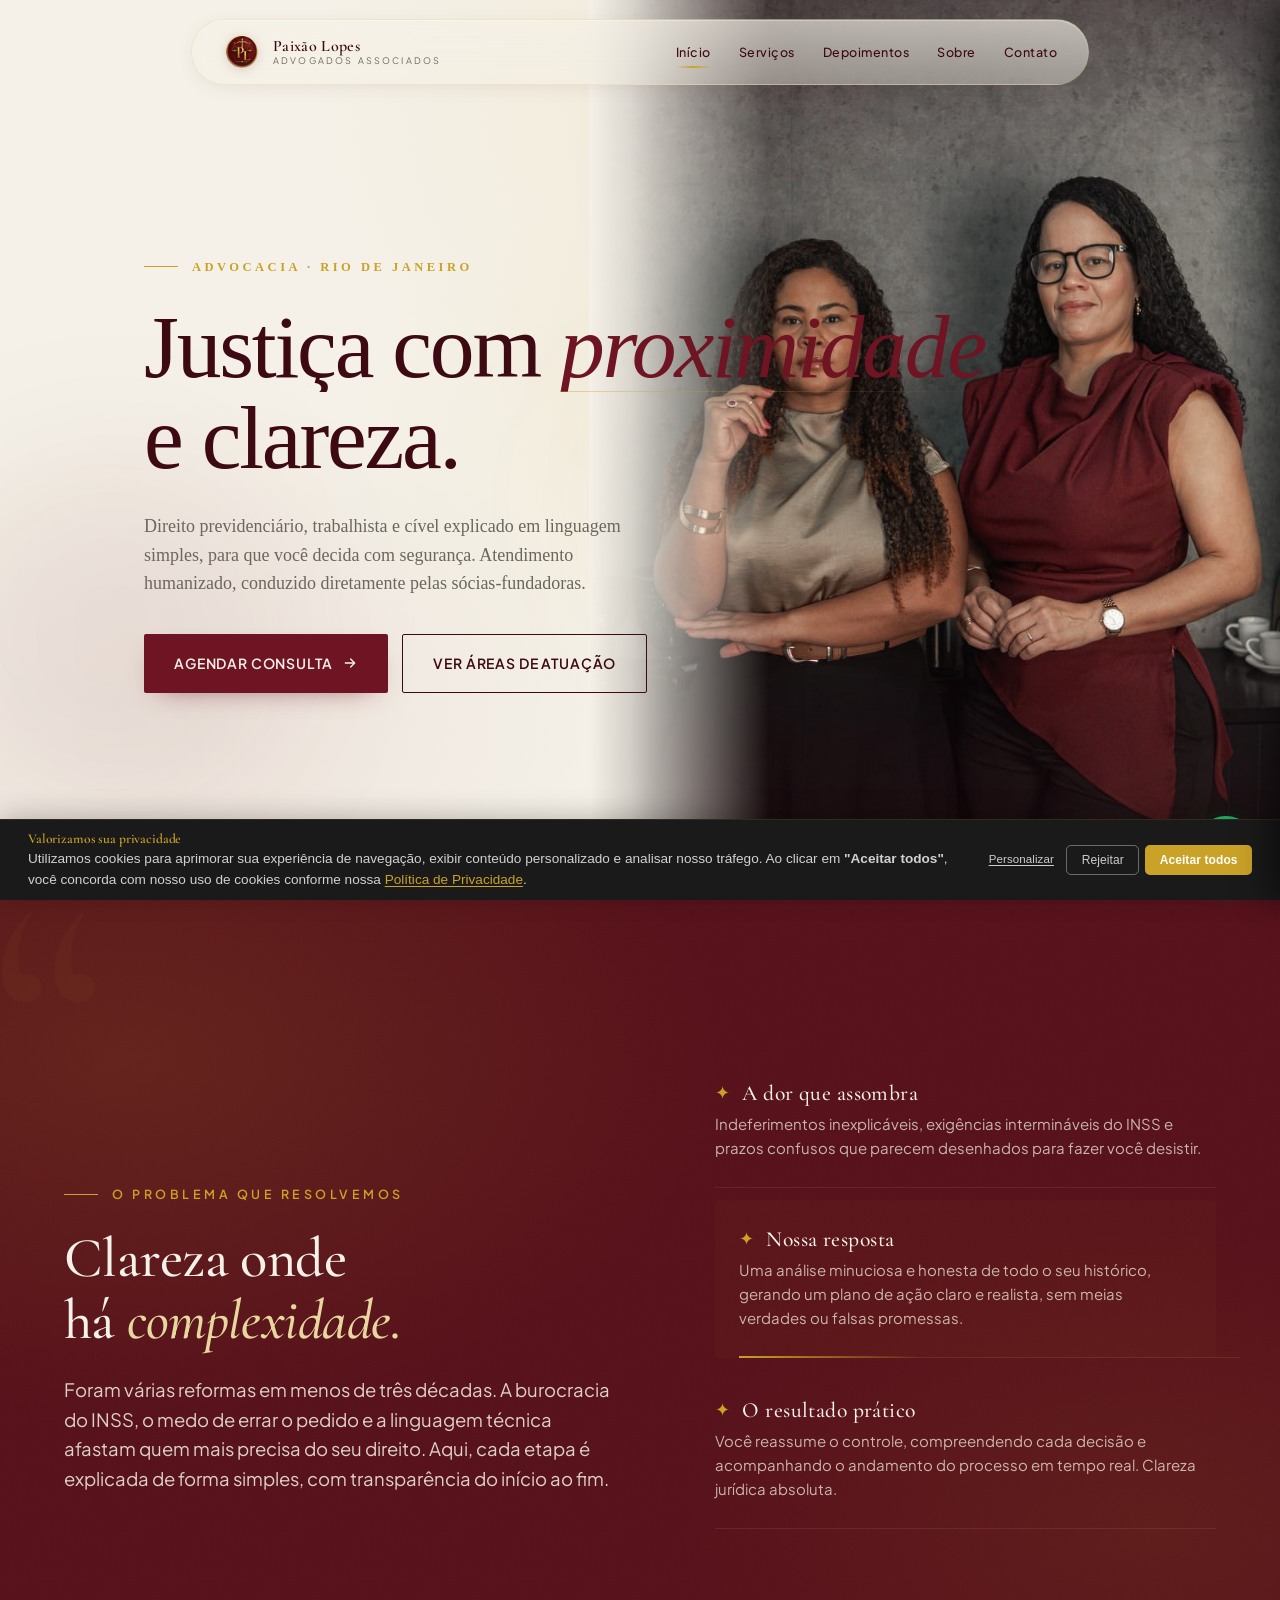
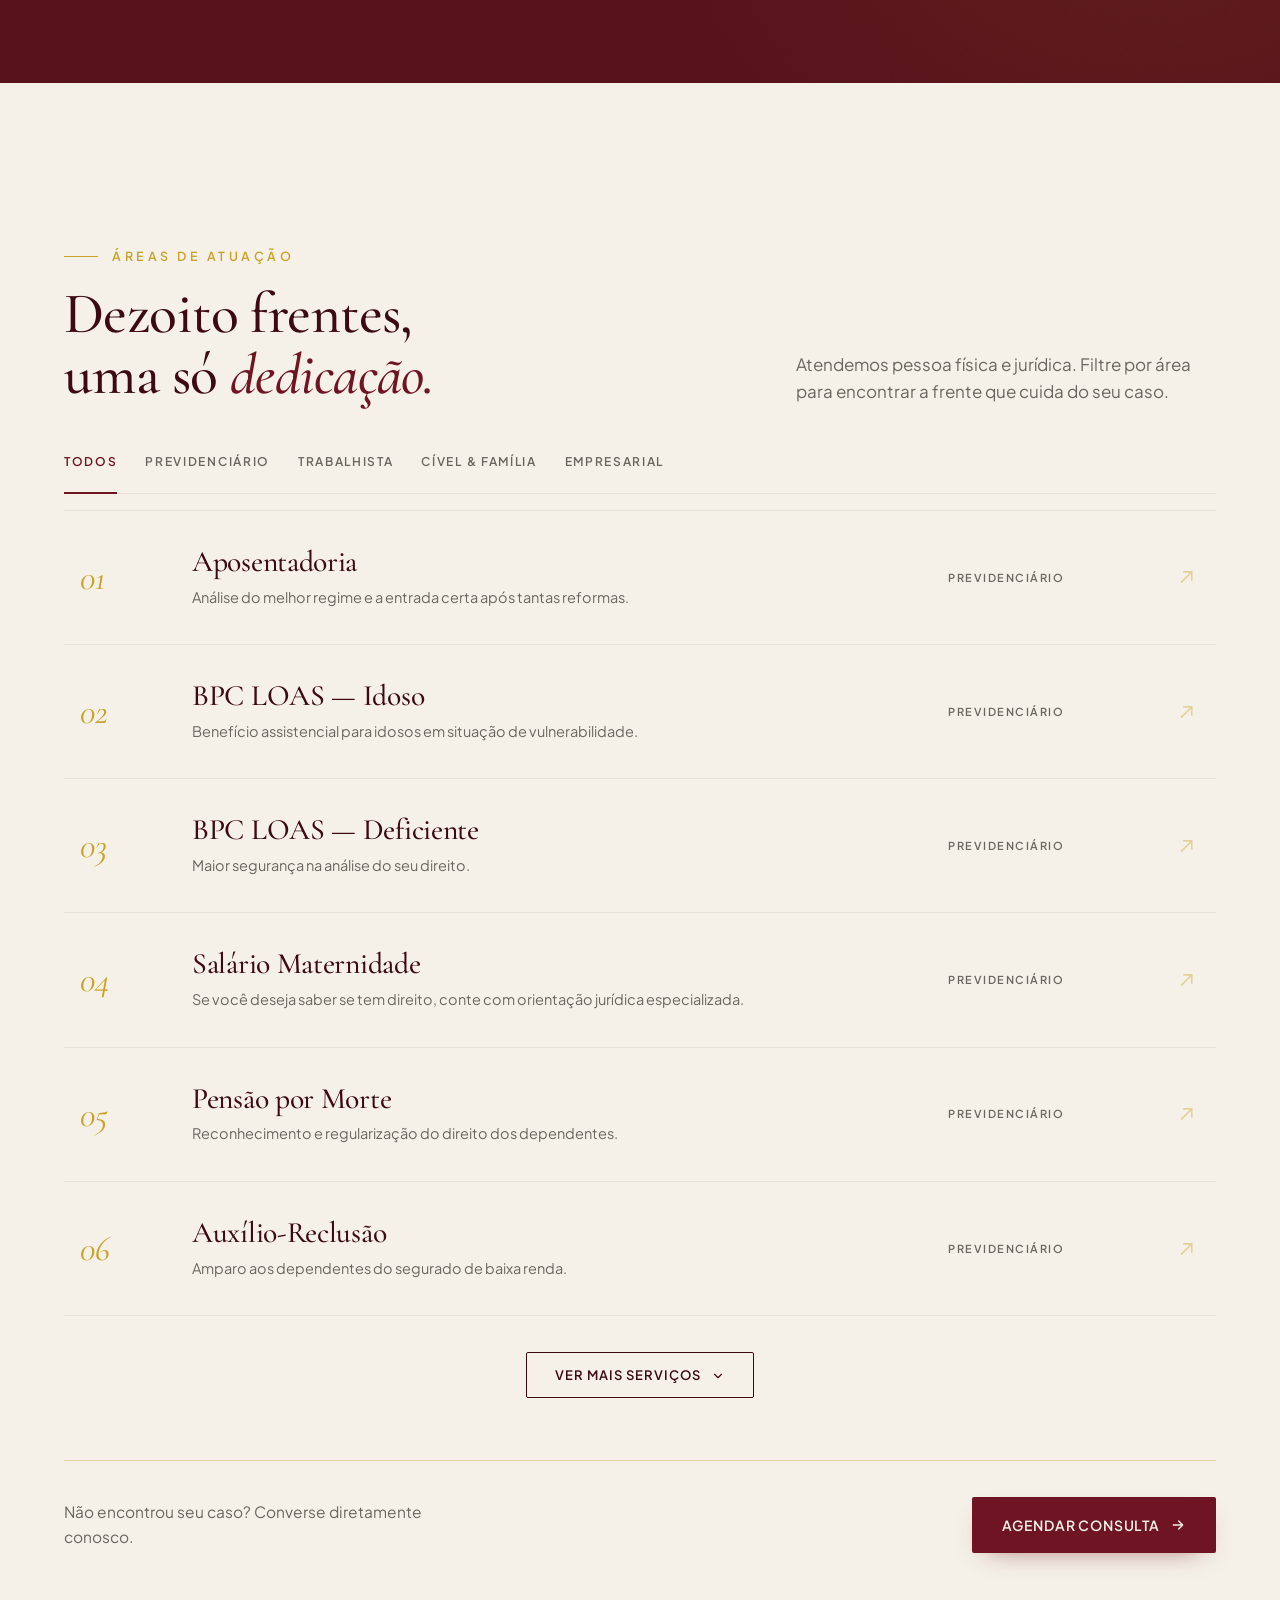
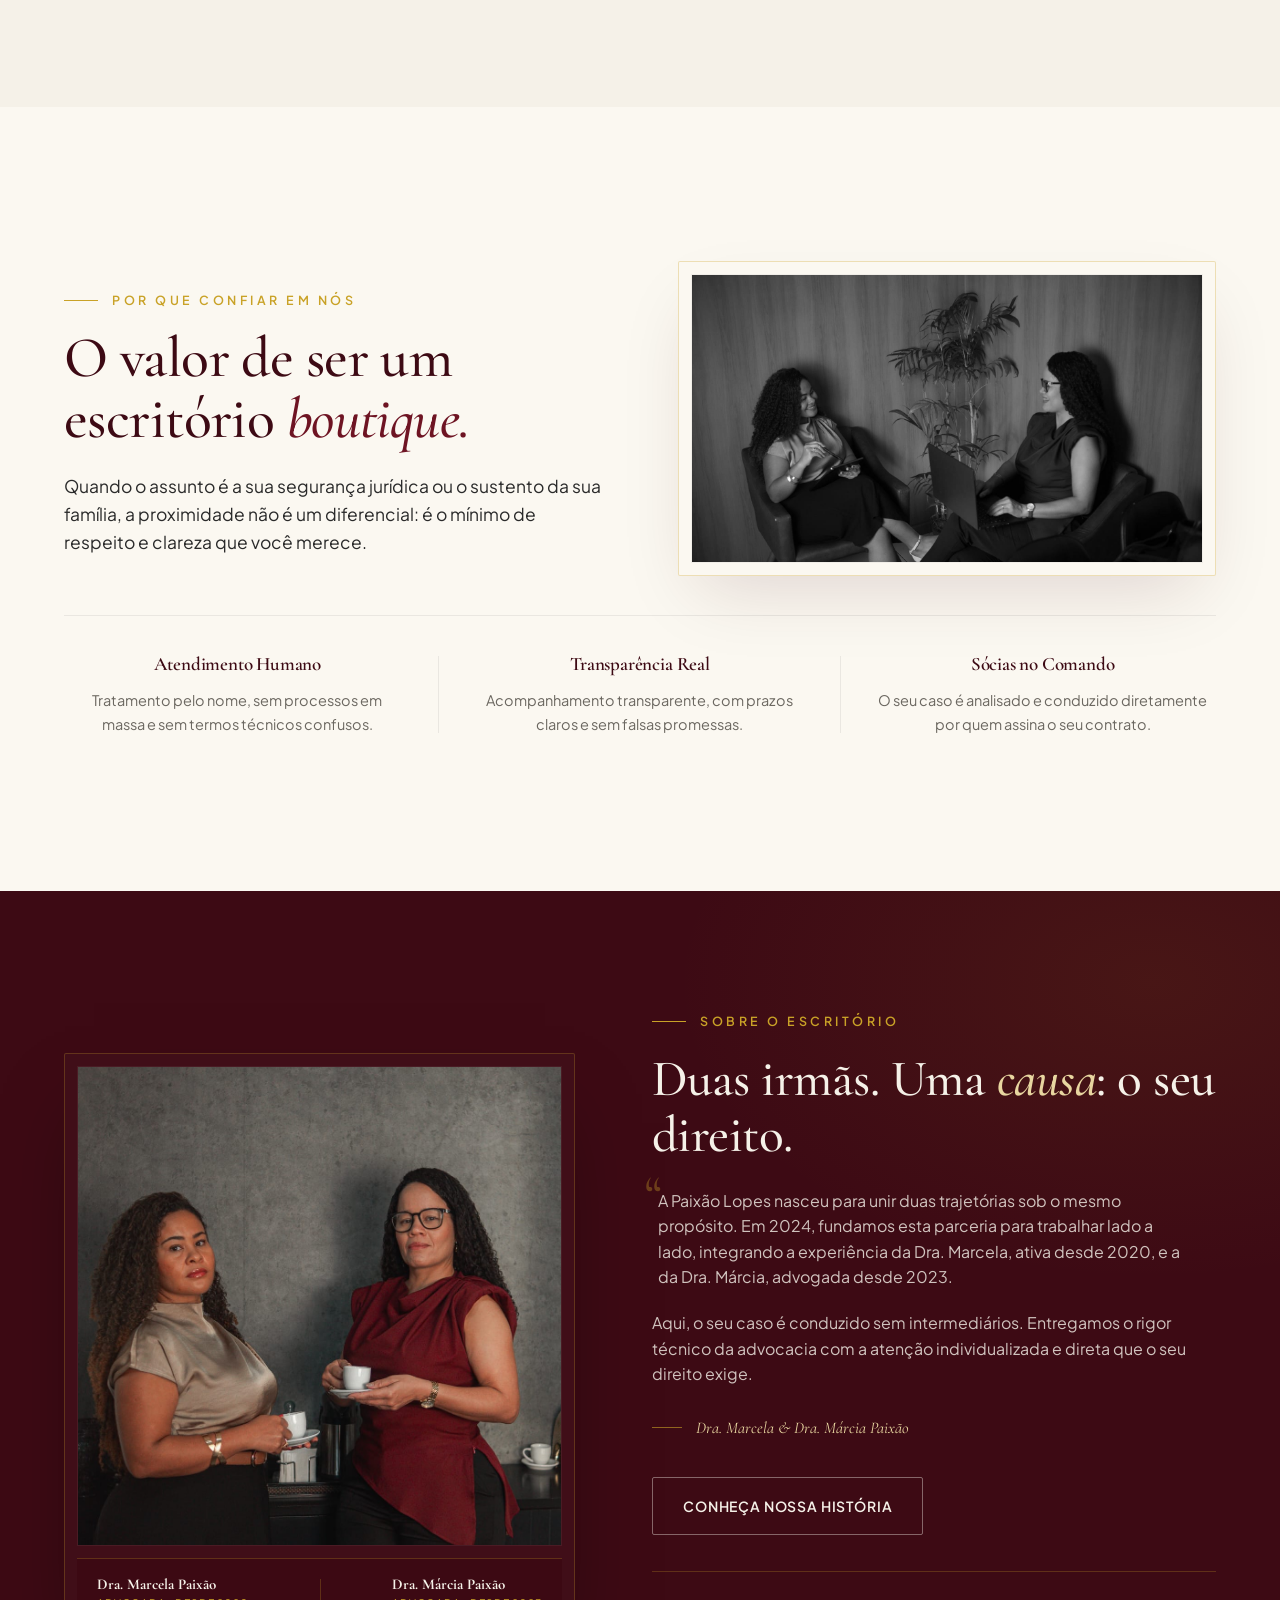
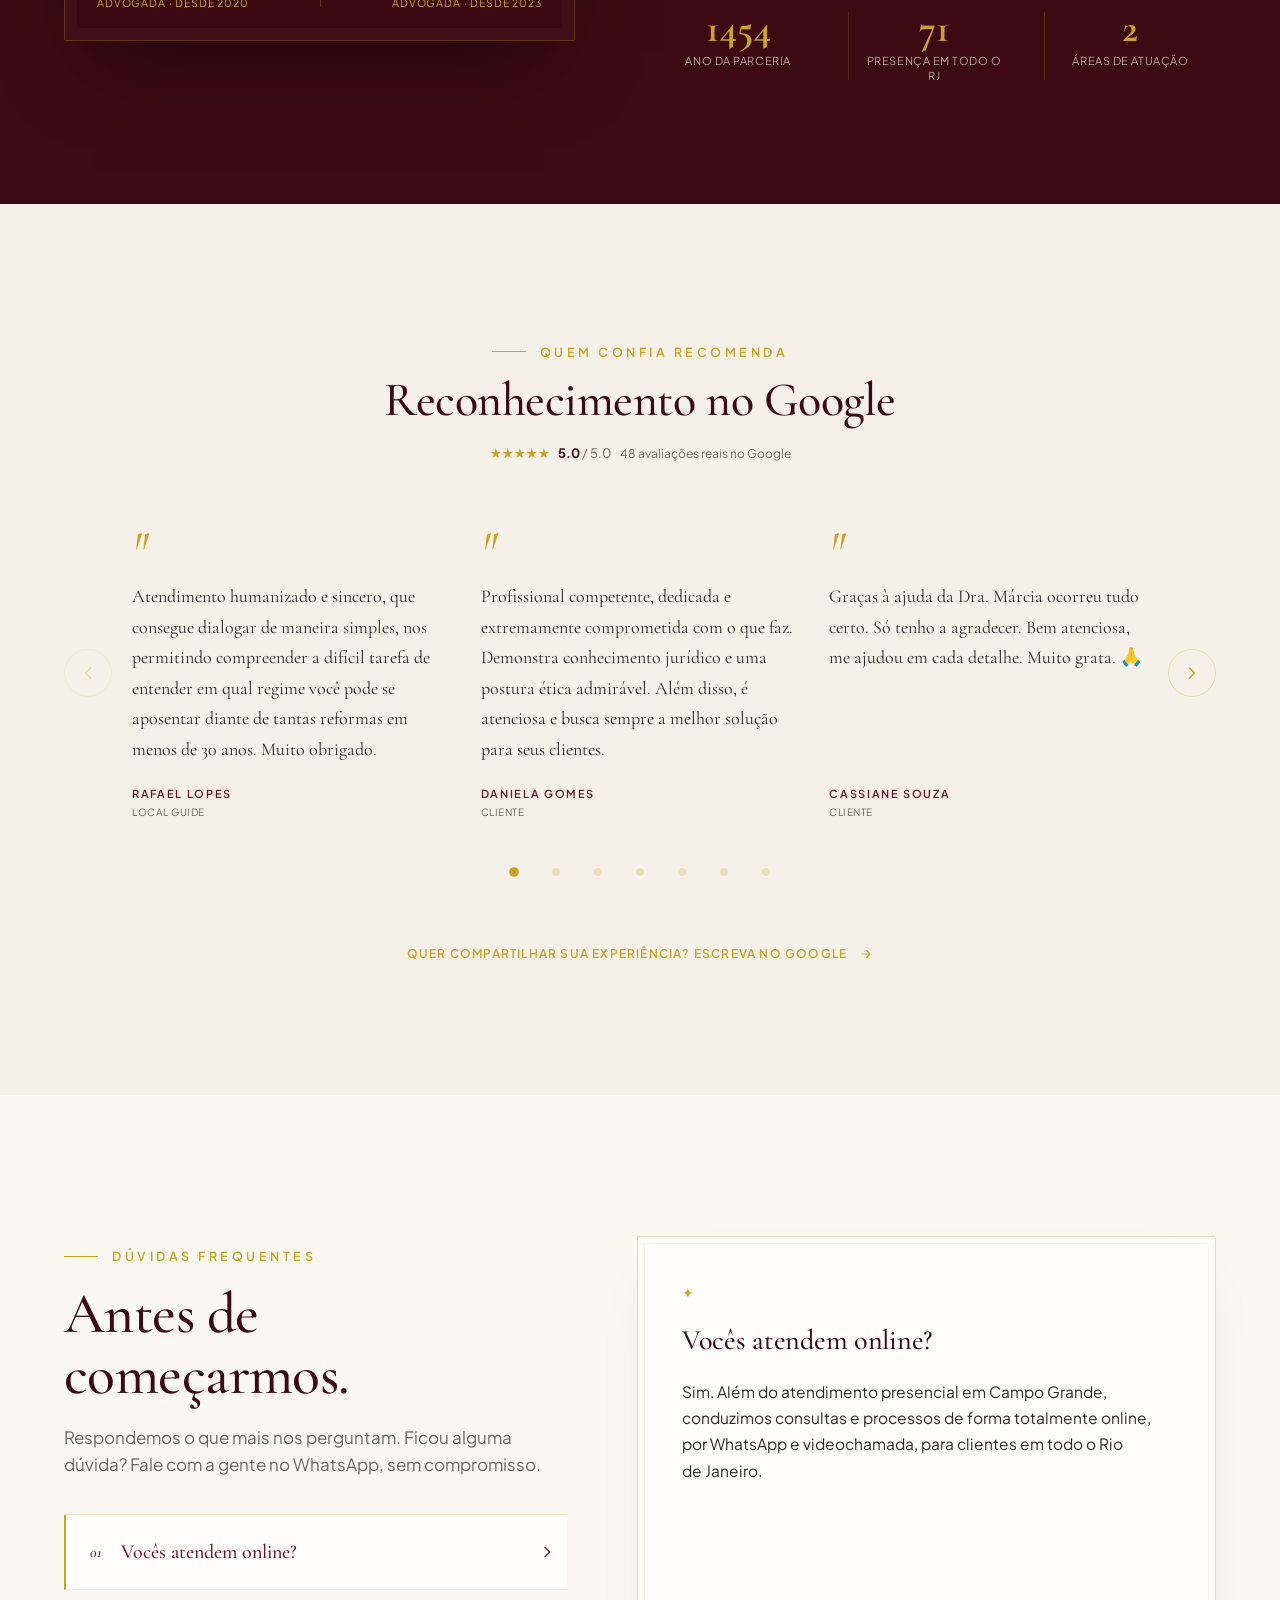
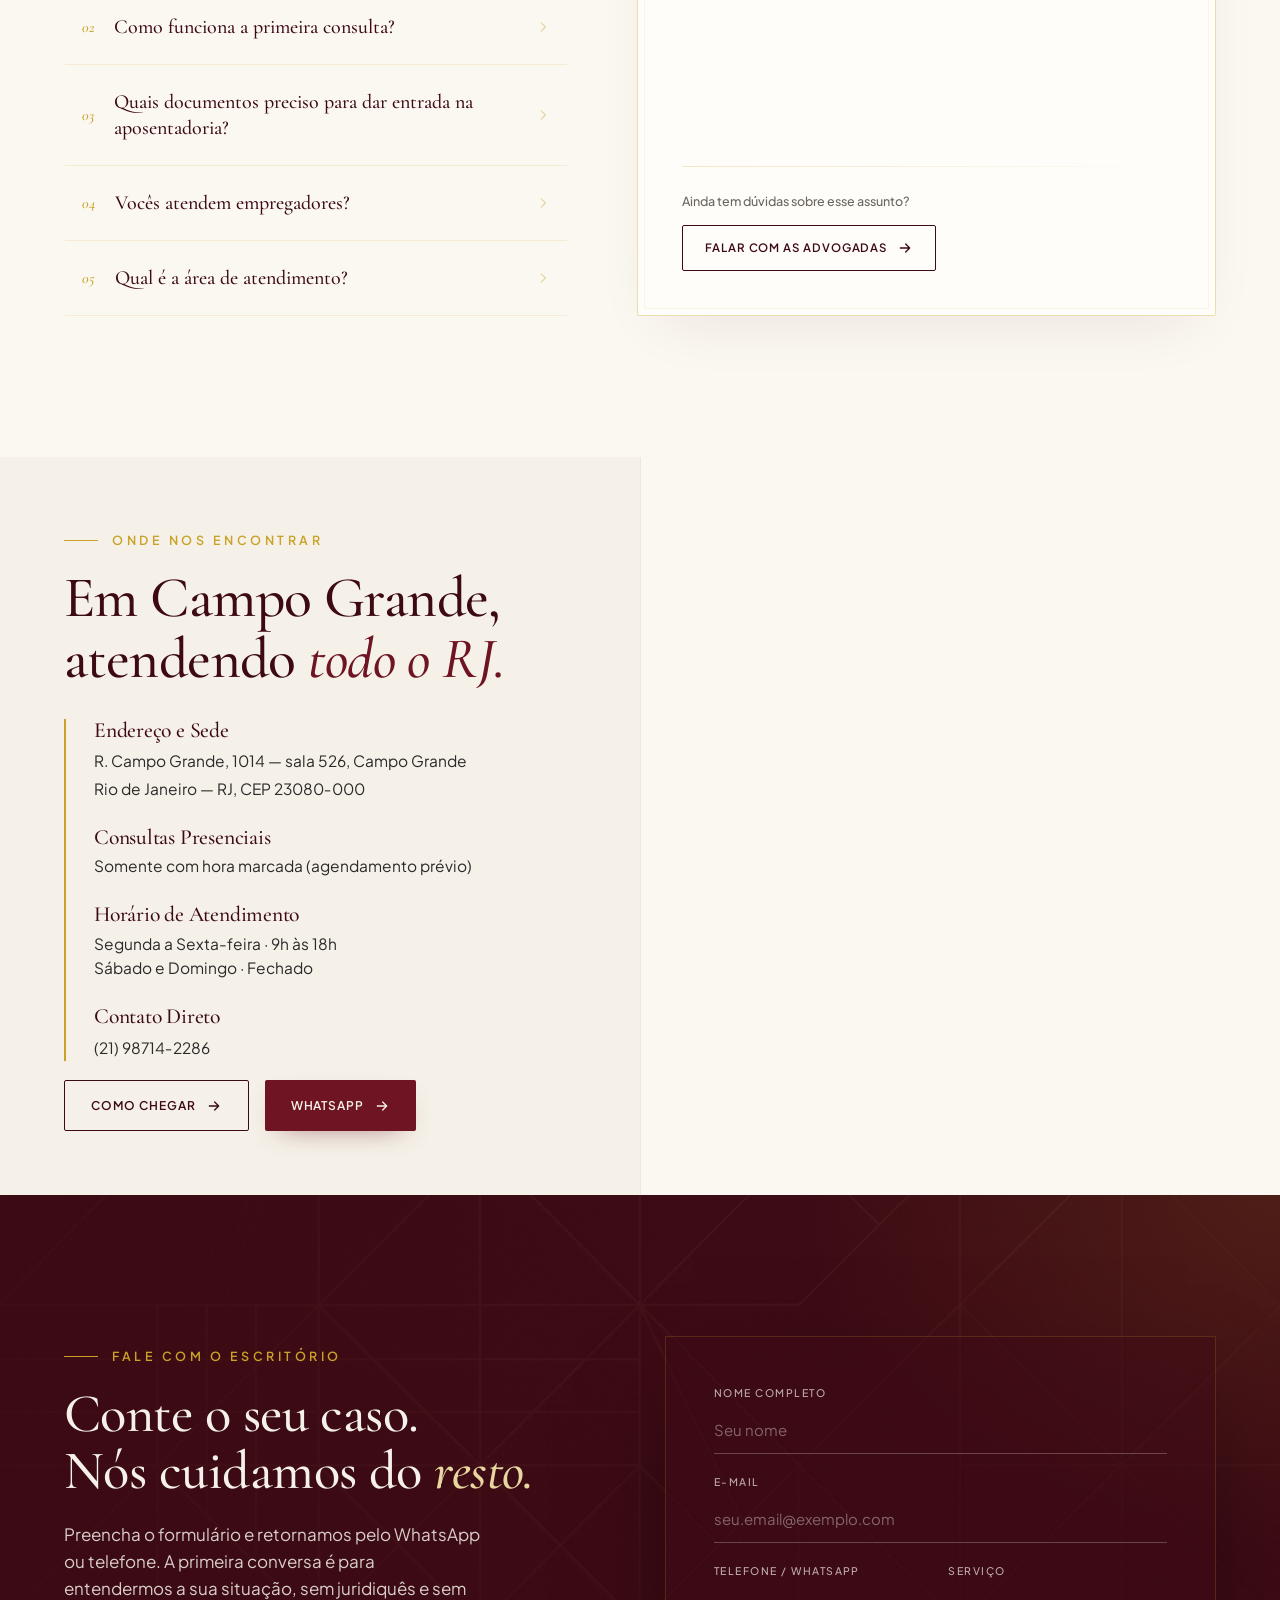
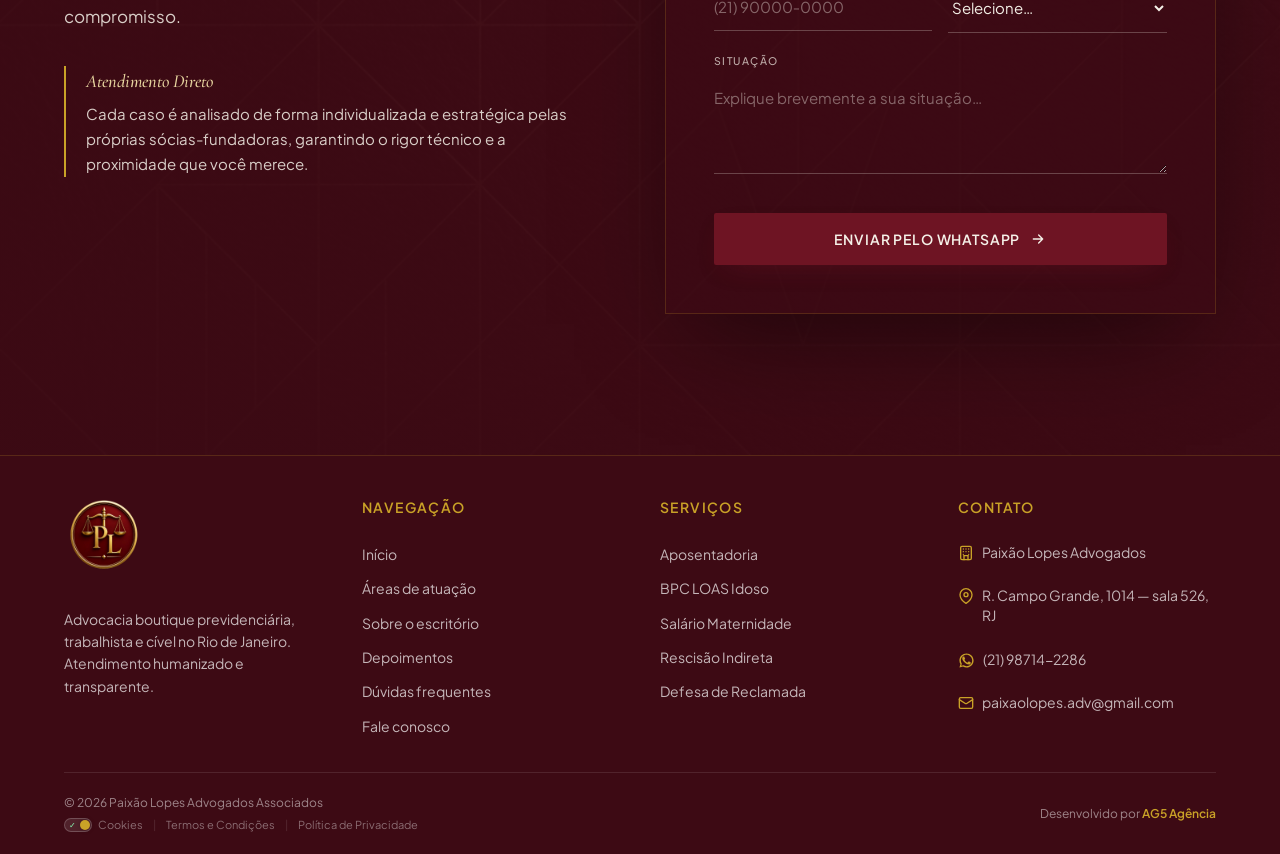
<file: index.html>
<!DOCTYPE html>
<html lang="pt-BR">
<head>
<meta charset="UTF-8" />
<meta name="viewport" content="width=device-width, initial-scale=1.0" />
<title>Advogado Previdenciário em Campo Grande RJ | Paixão Lopes Advogados</title>
<meta name="description" content="Escritório de advocacia previdenciária, trabalhista e cível em Campo Grande, Rio de Janeiro. Atendimento humanizado pelas sócias-fundadoras. 5,0★ no Google. Agende sua consulta." />
  <link rel="canonical" href="https://www.paixaolopesadvogados.com.br/" />
  <meta name="robots" content="index, follow, max-image-preview:large, max-snippet:-1, max-video-preview:-1" />

  <!-- Open Graph -->
  <meta property="og:title" content="Advogado Previdenciário em Campo Grande RJ | Paixão Lopes Advogados" />
  <meta property="og:description" content="Escritório boutique de advocacia previdenciária, trabalhista e cível no Rio de Janeiro. Atendimento humanizado e transparente. 5,0★ · 48 avaliações no Google." />
  <meta property="og:image" content="https://www.paixaolopesadvogados.com.br/assets/paixao-lopes-advogadas-socias-escritorio.webp" />
  <meta property="og:image:alt" content="Dra. Marcela Paixão e Dra. Márcia Paixão, advogadas sócias-fundadoras do escritório Paixão Lopes Advogados Associados" />
  <meta property="og:url" content="https://www.paixaolopesadvogados.com.br/" />
  <meta property="og:type" content="website" />
  <meta property="og:locale" content="pt_BR" />
  <meta property="og:site_name" content="Paixão Lopes Advogados Associados" />

  <!-- Twitter Cards -->
  <meta name="twitter:card" content="summary_large_image" />
  <meta name="twitter:title" content="Advogado Previdenciário em Campo Grande RJ | Paixão Lopes Advogados" />
  <meta name="twitter:description" content="Escritório boutique de advocacia previdenciária, trabalhista e cível no Rio de Janeiro. Atendimento humanizado e transparente." />
  <meta name="twitter:image" content="https://www.paixaolopesadvogados.com.br/assets/paixao-lopes-advogadas-socias-escritorio.webp" />
  <meta name="twitter:image:alt" content="Dra. Marcela Paixão e Dra. Márcia Paixão, advogadas sócias-fundadoras" />

  <!-- Local SEO / Geo Tags -->
  <meta name="geo.region" content="BR-RJ" />
  <meta name="geo.placename" content="Campo Grande, Rio de Janeiro" />
  <meta name="geo.position" content="-22.901576;-43.559458" />
  <meta name="ICBM" content="-22.901576, -43.559458" />

  <!-- Schema.org JSON-LD -->
  <script type="application/ld+json">
{
  "@context": "https://schema.org",
  "@graph": [
    {
      "@type": "LegalService",
      "@id": "http://www.paixaolopesadvogados.ag5agencia.site/#negocio",
      "name": "Paixão Lopes Advogados Associados",
      "alternateName": "Paixão Lopes Advogados Associados | Previdenciário | Trabalhista | Cível | Campo Grande RJ",
      "legalName": "Paixão Lopes Advogados Associados",
      "url": "http://www.paixaolopesadvogados.ag5agencia.site/",
      "logo": "https://www.paixaolopesadvogados.com.br/assets/logo-paixao-lopes-advogados-desktop.webp",
      "image": [
        "https://www.paixaolopesadvogados.com.br/assets/paixao-lopes-advogadas-socias-escritorio.webp",
        "https://www.paixaolopesadvogados.com.br/assets/advogada-marcela-paixao-assinando-documentos.webp"
      ],
      "description": "Escritório boutique de advocacia previdenciária, trabalhista e cível no Rio de Janeiro. Atendimento humanizado e transparente. 5,0 estrelas · 48 avaliações no Google.",
      "telephone": "+5521987142286",
      "email": "paixaolopes.adv@gmail.com",
      "priceRange": "Consulte",
      "currenciesAccepted": "BRL",
      "foundingDate": "2024",
      "address": {
        "@type": "PostalAddress",
        "streetAddress": "R. Campo Grande, 1014 — sala 526",
        "addressLocality": "Campo Grande",
        "addressRegion": "RJ",
        "postalCode": "23080-000",
        "addressCountry": "BR"
      },
      "geo": {
        "@type": "GeoCoordinates",
        "latitude": -22.9015764,
        "longitude": -43.5594576
      },
      "openingHoursSpecification": [
        {
          "@type": "OpeningHoursSpecification",
          "dayOfWeek": [
            "Monday",
            "Tuesday",
            "Wednesday",
            "Thursday",
            "Friday"
          ],
          "opens": "09:00",
          "closes": "18:00"
        }
      ],
      "areaServed": [
        {
          "@type": "City",
          "name": "Rio de Janeiro",
          "containedInPlace": {
            "@type": "State",
            "name": "Rio de Janeiro"
          }
        },
        {
          "@type": "Place",
          "name": "Campo Grande"
        },
        {
          "@type": "Place",
          "name": "Senador Vasconcelos"
        },
        {
          "@type": "Place",
          "name": "Santíssimo"
        },
        {
          "@type": "Place",
          "name": "Cosmos"
        },
        {
          "@type": "Place",
          "name": "Inhoaíba"
        },
        {
          "@type": "Place",
          "name": "Paciência"
        }
      ],
      "founder": [
        {
          "@type": "Person",
          "name": "Marcela Paixão",
          "jobTitle": "Advogada Sócia-Fundadora",
          "description": "Advogada ativa desde agosto de 2020. Especialista em direito previdenciário, trabalhista e cível. OAB-RJ.",
          "image": "https://www.paixaolopesadvogados.com.br/assets/advogada-marcela-paixao-atendimento-escritorio.webp",
          "sameAs": []
        },
        {
          "@type": "Person",
          "name": "Márcia Paixão",
          "jobTitle": "Advogada Sócia-Fundadora",
          "description": "Advogada ativa desde 2023. Especialista em direito previdenciário, trabalhista e cível. OAB-RJ.",
          "image": "https://www.paixaolopesadvogados.com.br/assets/marcia-lopes-advogada-oab-campo-grande.webp",
          "sameAs": []
        }
      ],
      "hasOfferCatalog": {
        "@type": "OfferCatalog",
        "name": "Serviços de Paixão Lopes Advogados Associados | Previdenciário | Trabalhista | Cível | Campo Grande RJ",
        "itemListElement": [
          {
            "@type": "Offer",
            "itemOffered": {
              "@type": "Service",
              "name": "Aposentadoria",
              "description": "Análise do melhor regime e a entrada certa após tantas reformas.",
              "areaServed": "Campo Grande – RJ",
              "provider": {
                "@id": "http://www.paixaolopesadvogados.ag5agencia.site/#negocio"
              }
            }
          },
          {
            "@type": "Offer",
            "itemOffered": {
              "@type": "Service",
              "name": "BPC LOAS — Idoso",
              "description": "Benefício assistencial para idosos em situação de vulnerabilidade.",
              "areaServed": "Campo Grande – RJ",
              "provider": {
                "@id": "http://www.paixaolopesadvogados.ag5agencia.site/#negocio"
              }
            }
          },
          {
            "@type": "Offer",
            "itemOffered": {
              "@type": "Service",
              "name": "BPC LOAS — Deficiente",
              "description": "Maior segurança na análise do seu direito.",
              "areaServed": "Campo Grande – RJ",
              "provider": {
                "@id": "http://www.paixaolopesadvogados.ag5agencia.site/#negocio"
              }
            }
          },
          {
            "@type": "Offer",
            "itemOffered": {
              "@type": "Service",
              "name": "Salário Maternidade",
              "description": "Se você deseja saber se tem direito, conte com orientação jurídica especializada.",
              "areaServed": "Campo Grande – RJ",
              "provider": {
                "@id": "http://www.paixaolopesadvogados.ag5agencia.site/#negocio"
              }
            }
          },
          {
            "@type": "Offer",
            "itemOffered": {
              "@type": "Service",
              "name": "Pensão por Morte",
              "description": "Reconhecimento e regularização do direito dos dependentes.",
              "areaServed": "Campo Grande – RJ",
              "provider": {
                "@id": "http://www.paixaolopesadvogados.ag5agencia.site/#negocio"
              }
            }
          },
          {
            "@type": "Offer",
            "itemOffered": {
              "@type": "Service",
              "name": "Auxílio-Reclusão",
              "description": "Amparo aos dependentes do segurado de baixa renda.",
              "areaServed": "Campo Grande – RJ",
              "provider": {
                "@id": "http://www.paixaolopesadvogados.ag5agencia.site/#negocio"
              }
            }
          },
          {
            "@type": "Offer",
            "itemOffered": {
              "@type": "Service",
              "name": "Auxílio-Acidente",
              "description": "Indenização por sequela que reduza a capacidade de trabalho.",
              "areaServed": "Campo Grande – RJ",
              "provider": {
                "@id": "http://www.paixaolopesadvogados.ag5agencia.site/#negocio"
              }
            }
          },
          {
            "@type": "Offer",
            "itemOffered": {
              "@type": "Service",
              "name": "Planejamento Previdenciário",
              "description": "Estratégia para você se aposentar no melhor momento e valor.",
              "areaServed": "Campo Grande – RJ",
              "provider": {
                "@id": "http://www.paixaolopesadvogados.ag5agencia.site/#negocio"
              }
            }
          },
          {
            "@type": "Offer",
            "itemOffered": {
              "@type": "Service",
              "name": "Cálculos Previdenciários",
              "description": "Apuração precisa de tempo de contribuição e renda do benefício.",
              "areaServed": "Campo Grande – RJ",
              "provider": {
                "@id": "http://www.paixaolopesadvogados.ag5agencia.site/#negocio"
              }
            }
          },
          {
            "@type": "Offer",
            "itemOffered": {
              "@type": "Service",
              "name": "Rescisão Indireta",
              "description": "Quando o empregador descumpre o contrato, agimos por você.",
              "areaServed": "Campo Grande – RJ",
              "provider": {
                "@id": "http://www.paixaolopesadvogados.ag5agencia.site/#negocio"
              }
            }
          },
          {
            "@type": "Offer",
            "itemOffered": {
              "@type": "Service",
              "name": "Reclamatória Trabalhista",
              "description": "Cobrança de verbas e direitos não pagos pelo empregador.",
              "areaServed": "Campo Grande – RJ",
              "provider": {
                "@id": "http://www.paixaolopesadvogados.ag5agencia.site/#negocio"
              }
            }
          },
          {
            "@type": "Offer",
            "itemOffered": {
              "@type": "Service",
              "name": "Acidente de Trabalho",
              "description": "Defesa dos direitos do trabalhador acidentado e estabilidade.",
              "areaServed": "Campo Grande – RJ",
              "provider": {
                "@id": "http://www.paixaolopesadvogados.ag5agencia.site/#negocio"
              }
            }
          },
          {
            "@type": "Offer",
            "itemOffered": {
              "@type": "Service",
              "name": "Cálculos Trabalhistas",
              "description": "Liquidação e conferência de valores em processos trabalhistas.",
              "areaServed": "Campo Grande – RJ",
              "provider": {
                "@id": "http://www.paixaolopesadvogados.ag5agencia.site/#negocio"
              }
            }
          },
          {
            "@type": "Offer",
            "itemOffered": {
              "@type": "Service",
              "name": "Defesa de Reclamada",
              "description": "Defesa estratégica de empregadores em ações trabalhistas.",
              "areaServed": "Campo Grande – RJ",
              "provider": {
                "@id": "http://www.paixaolopesadvogados.ag5agencia.site/#negocio"
              }
            }
          },
          {
            "@type": "Offer",
            "itemOffered": {
              "@type": "Service",
              "name": "Parecer para Empregadores",
              "description": "Pareceres técnicos para decisões seguras na sua empresa.",
              "areaServed": "Campo Grande – RJ",
              "provider": {
                "@id": "http://www.paixaolopesadvogados.ag5agencia.site/#negocio"
              }
            }
          },
          {
            "@type": "Offer",
            "itemOffered": {
              "@type": "Service",
              "name": "Consultoria Empresarial",
              "description": "Acompanhamento preventivo para reduzir passivos trabalhistas.",
              "areaServed": "Campo Grande – RJ",
              "provider": {
                "@id": "http://www.paixaolopesadvogados.ag5agencia.site/#negocio"
              }
            }
          },
          {
            "@type": "Offer",
            "itemOffered": {
              "@type": "Service",
              "name": "Direito do Consumidor",
              "description": "Cobranças indevidas, negativações e contratos abusivos.",
              "areaServed": "Campo Grande – RJ",
              "provider": {
                "@id": "http://www.paixaolopesadvogados.ag5agencia.site/#negocio"
              }
            }
          },
          {
            "@type": "Offer",
            "itemOffered": {
              "@type": "Service",
              "name": "Divórcio",
              "description": "Condução sensível e segura da dissolução conjugal.",
              "areaServed": "Campo Grande – RJ",
              "provider": {
                "@id": "http://www.paixaolopesadvogados.ag5agencia.site/#negocio"
              }
            }
          }
        ]
      },
      "aggregateRating": {
        "@type": "AggregateRating",
        "ratingValue": "5.0",
        "reviewCount": "48",
        "bestRating": "5",
        "worstRating": "1"
      },
      "sameAs": [
        "https://share.google/LCn8cSXzbrbcLTiIs"
      ]
    },
    {
      "@type": "WebSite",
      "@id": "http://www.paixaolopesadvogados.ag5agencia.site/#website",
      "url": "http://www.paixaolopesadvogados.ag5agencia.site/",
      "name": "Paixão Lopes Advogados Associados | Previdenciário | Trabalhista | Cível | Campo Grande RJ",
      "publisher": {
        "@id": "http://www.paixaolopesadvogados.ag5agencia.site/#negocio"
      },
      "inLanguage": "pt-BR"
    },
    {
      "@type": "WebPage",
      "@id": "http://www.paixaolopesadvogados.ag5agencia.site/#webpage",
      "url": "http://www.paixaolopesadvogados.ag5agencia.site/",
      "name": "Advogado Previdenciário em Campo Grande RJ | Paixão Lopes Advogados",
      "description": "Escritório de advocacia previdenciária, trabalhista e cível em Campo Grande, Rio de Janeiro. Atendimento humanizado pelas sócias-fundadoras. 5,0 estrelas no Google. Agende sua consulta.",
      "isPartOf": {
        "@id": "http://www.paixaolopesadvogados.ag5agencia.site/#website"
      },
      "about": {
        "@id": "http://www.paixaolopesadvogados.ag5agencia.site/#negocio"
      },
      "inLanguage": "pt-BR",
      "datePublished": "2024-01-01",
      "dateModified": "2026-06-15"
    },
    {
      "@type": "FAQPage",
      "@id": "http://www.paixaolopesadvogados.ag5agencia.site/#faq",
      "mainEntity": [
        {
          "@type": "Question",
          "name": "Vocês atendem online?",
          "acceptedAnswer": {
            "@type": "Answer",
            "text": "Sim. Além do atendimento presencial em Campo Grande, conduzimos consultas e processos de forma totalmente online, por WhatsApp e videochamada, para clientes em todo o Rio de Janeiro."
          }
        },
        {
          "@type": "Question",
          "name": "Como funciona a primeira consulta?",
          "acceptedAnswer": {
            "@type": "Answer",
            "text": "É uma conversa para entendermos a sua situação. Você nos conta o caso, tiramos suas dúvidas em linguagem simples e explicamos os caminhos possíveis, com transparência sobre prazos e expectativas, sem compromisso."
          }
        },
        {
          "@type": "Question",
          "name": "Quais documentos preciso para dar entrada na aposentadoria?",
          "acceptedAnswer": {
            "@type": "Answer",
            "text": "Em geral: documento de identidade, CPF, comprovante de residência, carteira de trabalho e o extrato do CNIS (Cadastro Nacional de Informações Sociais). Na consulta indicamos exatamente o que o seu caso exige, porque cada história é única."
          }
        },
        {
          "@type": "Question",
          "name": "Vocês atendem empregadores?",
          "acceptedAnswer": {
            "@type": "Answer",
            "text": "Sim. Atuamos na defesa de empresas em reclamatórias trabalhistas, emitimos pareceres técnicos e oferecemos consultoria preventiva para reduzir passivos e dar segurança às decisões do empregador."
          }
        },
        {
          "@type": "Question",
          "name": "Qual é a área de atendimento?",
          "acceptedAnswer": {
            "@type": "Answer",
            "text": "Atendemos clientes em todo o estado do Rio de Janeiro. Nosso escritório fica na R. Campo Grande, 1014 — sala 526, em Campo Grande."
          }
        }
      ]
    }
  ]
}
</script>
<link rel="icon" type="image/x-icon" href="assets/favicon-paixao-lopes-advogados.ico" />
<link rel="preload" href="assets/logo-paixao-lopes-advogados-mobile.webp" as="image" fetchpriority="high">
<link rel="preconnect" href="https://fonts.googleapis.com" />
<link rel="preconnect" href="https://fonts.gstatic.com" crossorigin />
<link rel="dns-prefetch" href="//fonts.googleapis.com" />
<link rel="dns-prefetch" href="//fonts.gstatic.com" />
<link rel="preload" href="https://fonts.googleapis.com/css2?family=Cormorant+Garamond:ital,wght@0,300;0,400;0,500;0,600;0,700;1,300;1,400;1,500;1,600;1,700&family=Plus+Jakarta+Sans:wght@300;400;500;600;700&display=swap" as="style" onload="this.onload=null;this.rel='stylesheet'">
<noscript><link href="https://fonts.googleapis.com/css2?family=Cormorant+Garamond:ital,wght@0,300;0,400;0,500;0,600;0,700;1,300;1,400;1,500;1,600;1,700&family=Plus+Jakarta+Sans:wght@300;400;500;600;700&display=swap" rel="stylesheet"></noscript>
<link rel="preload" href="style.css" as="style">
<link rel="stylesheet" href="style.css" />
<link rel="preload" href="cookie-banner.css" as="style" onload="this.onload=null;this.rel='stylesheet'">
<noscript><link rel="stylesheet" href="cookie-banner.css"></noscript>
<style>
  /* LCP font fallback: garante texto visível imediatamente */
  .hero__kicker, .hero h1, .hero__sub, .hero__actions { font-family: Georgia, 'Times New Roman', serif; }
  .hero__kicker { opacity: 1; transform: translateY(0); }
  .hero h1 .line > span { transform: translateY(0); }
  .hero__sub { opacity: 1; transform: none; }
  .hero__actions { opacity: 1; transform: none; }
</style>
</head>
<body id="topo">

<!-- ============ NAVBAR ============ -->
<div class="nav-wrapper" id="navWrapper">
  <header class="nav" id="nav">
    <a class="nav__brand" href="#topo" aria-label="Paixão Lopes — início">
      <img src="assets/logo-paixao-lopes-advogados-desktop.webp" alt="Logotipo oficial redondo da Paixão Lopes Advogados Associados com a balança da justiça e as iniciais PL" width="80" height="80" />
      <span class="nav__brand-txt">
        <b>Paixão Lopes</b>
        <span>Advogados Associados</span>
      </span>
    </a>
    <nav class="nav__links" aria-label="Navegação principal">
      <a href="#inicio">Início</a>
      <a href="#servicos">Serviços</a>
      <a href="#depoimentos">Depoimentos</a>
      <a href="#sobre">Sobre</a>
      <a href="#contato">Contato</a>
    </nav>
    <button class="nav__burger" id="burger" aria-label="Abrir menu" aria-expanded="false">
      <span></span><span></span><span></span>
    </button>
  </header>
</div>



<!-- ============ HERO ============ -->
<main>
<section class="hero" id="inicio">
  <!-- Retrato em sangramento total — camada de fundo, atrás de tudo -->
  <div class="hero__portrait" aria-hidden="false">
    <img src="assets/marcela-marcia-paixao-lopes-socias-retrato.jpg" alt="Dra. Marcela e Dra. Márcia Paixão, advogadas sócias-fundadoras da Paixão Lopes Advogados Associados em Campo Grande, Rio de Janeiro" fetchpriority="high" />
    <div class="hero__portrait-fade"></div>
  </div>

  <!-- Camadas de fundo premium -->
  <div class="hero__bg">
    <div class="hero__bg-grad"></div>
    <div class="hero__bg-noise"></div>
    <div class="hero__bg-orb orb-1"></div>
    <div class="hero__bg-orb orb-2"></div>
    <div class="hero__bg-orb orb-3"></div>
  </div>

  <!-- Selo/Brasão flutuante com animação -->
  <div class="hero__seal" aria-hidden="true">
    <div class="hero__seal-ring"></div>
    <div class="hero__seal-ring r2"></div>
    <div class="hero__seal-ring r3"></div>
    <div class="hero__seal-glow"></div>
    <img src="assets/logo-paixao-lopes-advogados-mobile.webp" alt="Brasão oficial redondo da Paixão Lopes Advogados Associados" fetchpriority="high" width="400" height="400" />
  </div>

  <!-- Partículas douradas sutis -->
  <div class="hero__particles" aria-hidden="true">
    <span></span><span></span><span></span><span></span><span></span>
    <span></span><span></span><span></span><span></span><span></span>
  </div>

  <!-- Conteúdo principal -->
  <div class="hero__inner">
    <div class="hero__copy">
      <span class="eyebrow hero__kicker">Advocacia · Rio de Janeiro</span>
      <h1>
        <span class="line"><span>Justiça com <em>proximidade</em></span></span>
        <span class="line"><span>e clareza.</span></span>
      </h1>
      <p class="hero__sub">Direito previdenciário, trabalhista e cível explicado em linguagem simples, para que você decida com segurança. Atendimento humanizado, conduzido diretamente pelas sócias-fundadoras.</p>
      <div class="hero__actions">
        <a class="btn btn-primary" href="https://wa.me/5521987142286?text=Ol%C3%A1%2C%20vim%20atrav%C3%A9s%20do%20site%20e%20gostaria%20de%20agendar%20uma%20consulta." target="_blank" rel="noopener noreferrer">
          Agendar consulta
          <svg viewBox="0 0 24 24" fill="none" stroke="currentColor" stroke-width="2"><path d="M5 12h14M13 6l6 6-6 6" stroke-linecap="round" stroke-linejoin="round"/></svg>
        </a>
        <a class="btn btn-outline" href="#servicos">Ver áreas de atuação</a>
      </div>
      <div class="hero__mobile-img-wrapper">
        <img src="assets/balanca-justica-mobile.png" alt="Balança da justiça dourada e caneta-tinteiro clássica em mesa de escritório de advocacia" class="hero__mobile-img" width="800" height="450" loading="lazy" />
      </div>
    </div>
  </div>

</section>



<!-- ============ IMPACTO ============ -->
<section class="impacto" id="impacto">
  <div class="impacto__grain"></div>
  <span class="impacto__big-quote" aria-hidden="true">“</span>
  <div class="wrap">
    <div class="impacto__container">
      
      <!-- Coluna da Esquerda: O Contexto Editorial -->
      <div class="impacto__content">
        <span class="eyebrow reveal">O problema que resolvemos</span>
        <h2 class="reveal d1">Clareza onde há <em>complexidade.</em></h2>
        <p class="impacto__lead reveal d2">Foram várias reformas em menos de três décadas. A burocracia do INSS, o medo de errar o pedido e a linguagem técnica afastam quem mais precisa do seu direito. Aqui, cada etapa é explicada de forma simples, com transparência do início ao fim.</p>
      </div>

      <!-- Coluna da Direita: Os Passos de Solução -->
      <div class="impacto__steps">
        
        <!-- Passo 1: A Dor -->
        <div class="impacto-step reveal d1">
          <div class="impacto-step__body">
            <h3 class="impacto-step__title">A dor que assombra</h3>
            <p class="impacto-step__text">Indeferimentos inexplicáveis, exigências intermináveis do INSS e prazos confusos que parecem desenhados para fazer você desistir.</p>
          </div>
        </div>

        <!-- Passo 2: A Resposta (Destaque Visual - Quebra de Grid) -->
        <div class="impacto-step impact-step--highlight reveal d2">
          <div class="impacto-step__body">
            <h3 class="impacto-step__title">Nossa resposta</h3>
            <p class="impacto-step__text">Uma análise minuciosa e honesta de todo o seu histórico, gerando um plano de ação claro e realista, sem meias verdades ou falsas promessas.</p>
          </div>
        </div>

        <!-- Passo 3: O Resultado -->
        <div class="impacto-step reveal d3">
          <div class="impacto-step__body">
            <h3 class="impacto-step__title">O resultado prático</h3>
            <p class="impacto-step__text">Você reassume o controle, compreendendo cada decisão e acompanhando o andamento do processo em tempo real. Clareza jurídica absoluta.</p>
          </div>
        </div>

      </div>

    </div>
  </div>
</section>

<!-- ============ SERVIÇOS ============ -->
<section class="servicos" id="servicos">
  <div class="wrap">
    <div class="servicos__head">
      <div>
        <span class="eyebrow reveal">Áreas de atuação</span>
        <h2 class="section-title reveal d1" style="margin-top:18px">Dezoito frentes,<br>uma só <em>dedicação.</em></h2>
      </div>
      <p class="reveal d2">Atendemos pessoa física e jurídica. Filtre por área para encontrar a frente que cuida do seu caso.</p>
    </div>

    <div class="svc-tabs reveal" id="svcTabs" role="tablist" aria-label="Filtrar áreas de atuação">
      <button class="svc-tab active" role="tab" aria-selected="true" data-area="todos">Todos</button>
      <button class="svc-tab" role="tab" aria-selected="false" data-area="prev">Previdenciário</button>
      <button class="svc-tab" role="tab" aria-selected="false" data-area="trab">Trabalhista</button>
      <button class="svc-tab" role="tab" aria-selected="false" data-area="civel">Cível &amp; Família</button>
      <button class="svc-tab" role="tab" aria-selected="false" data-area="empr">Empresarial</button>
    </div>

    <div class="svc-list" id="svcList" role="tabpanel">
      <!-- rows injected by script.js -->
    </div>

    <!-- Botão Ver mais serviços -->
    <div class="svc-more-container reveal" id="svcMoreWrap" style="display: none;">
      <button class="btn btn-outline" id="btnSvcMore">
        Ver mais serviços
        <svg viewBox="0 0 24 24" fill="none" stroke="currentColor" stroke-width="2" style="width: 14px; height: 14px; transform: translateY(1px);"><path d="m6 9 6 6 6-6" stroke-linecap="round" stroke-linejoin="round"/></svg>
      </button>
    </div>

    <div class="servicos__foot reveal">
      <p>Não encontrou seu caso? Converse diretamente conosco.</p>
      <a class="btn btn-primary" href="https://wa.me/5521987142286?text=Ol%C3%A1%2C%20vim%20atrav%C3%A9s%20do%20site%20e%20gostaria%20de%20tirar%20uma%20d%C3%BAvida%20sobre%20o%20meu%20caso." target="_blank" rel="noopener noreferrer">
        Agendar consulta
        <svg viewBox="0 0 24 24" fill="none" stroke="currentColor" stroke-width="2"><path d="M5 12h14M13 6l6 6-6 6" stroke-linecap="round" stroke-linejoin="round"/></svg>
      </a>
    </div>
  </div>
</section>

<!-- ============ CONFIANÇA / ENCANTAMENTO ============ -->
<section class="confianca" id="confianca">
  <div class="wrap">
    <div class="confianca__grid">
      <div class="confianca__text">
        <span class="eyebrow reveal">Por que confiar em nós</span>
        <h2 class="section-title reveal d1">O valor de ser um<br>escritório <em>boutique.</em></h2>
        <p class="confianca__lead reveal d2">Quando o assunto é a sua segurança jurídica ou o sustento da sua família, a proximidade não é um diferencial: é o mínimo de respeito e clareza que você merece.</p>
      </div>
      <div class="confianca__media reveal d2">
        <div class="ph-portrait-block">
          <img src="assets/marcela-marcia-paixao-lopes-reuniao-pb.jpg" alt="Dra. Marcela e Dra. Márcia Paixão em reunião de trabalho no escritório Paixão Lopes Advogados Associados" loading="lazy" width="600" height="800" />
        </div>
      </div>
    </div>

    <!-- Manifesto em largura total — pilares do escritório -->
    <div class="confianca__manifesto reveal d3">
      <div class="manifesto-col">
        <h3 class="manifesto-title">Atendimento Humano</h3>
        <p class="manifesto-text">Tratamento pelo nome, sem processos em massa e sem termos técnicos confusos.</p>
      </div>

      <div class="manifesto-col">
        <h3 class="manifesto-title">Transparência Real</h3>
        <p class="manifesto-text">Acompanhamento transparente, com prazos claros e sem falsas promessas.</p>
      </div>

      <div class="manifesto-col">
        <h3 class="manifesto-title">Sócias no Comando</h3>
        <p class="manifesto-text">O seu caso é analisado e conduzido diretamente por quem assina o seu contrato.</p>
      </div>
    </div>
  </div>
</section>

<!-- ============ SOBRE / CREDENCIAIS ============ -->
<section class="sobre" id="sobre">
  <div class="wrap">
    <div class="sobre__grid">
      
      <!-- Coluna da Esquerda: Retrato Compacto e Identificação -->
      <div class="sobre__media reveal">
        <div class="sobre__img-wrapper">
          <img src="assets/marcela-marcia-paixao-lopes-cafe-balcao.jpg" alt="Dra. Marcela e Dra. Márcia Paixão Lopes, advogadas sócias-fundadoras do escritório Paixão Lopes Advogados Associados em Campo Grande RJ" loading="lazy" width="600" height="800" />
          <div class="sobre__names-tag">
            <div class="who"><b>Dra. Marcela Paixão</b><span>Advogada · desde 2020</span></div>
            <div class="who-sep"></div>
            <div class="who"><b>Dra. Márcia Paixão</b><span>Advogada · desde 2023</span></div>
          </div>
        </div>
      </div>
      
      <!-- Coluna da Direita: Narrativa da Banca e Contadores -->
      <div class="sobre__content reveal d1">
        <span class="eyebrow sobre__tag">Sobre o escritório</span>
        <h2 class="sobre__title">Duas irmãs. Uma <em>causa</em>: o seu direito.</h2>
        <p class="sobre__text sobre__text--lead">
          A Paixão Lopes nasceu para unir duas trajetórias sob o mesmo propósito. Em 2024, fundamos esta parceria para trabalhar lado a lado, integrando a experiência da Dra. Marcela, ativa desde 2020, e a da Dra. Márcia, advogada desde 2023.
        </p>
        <p class="sobre__text">
          Aqui, o seu caso é conduzido sem intermediários. Entregamos o rigor técnico da advocacia com a atenção individualizada e direta que o seu direito exige.
        </p>

        <span class="sobre__sig">Dra. Marcela &amp; Dra. Márcia Paixão</span>

        <div class="sobre__img-wrapper sobre__img-wrapper--mobile">
          <img src="assets/marcela-marcia-paixao-lopes-cafe-balcao.jpg" alt="Dra. Marcela e Dra. Márcia Paixão Lopes, advogadas sócias-fundadoras do escritório Paixão Lopes Advogados Associados em Campo Grande RJ" loading="lazy" width="600" height="800" />
          <div class="sobre__names-tag">
            <div class="who"><b>Dra. Marcela Paixão</b><span>Advogada · desde 2020</span></div>
            <div class="who-sep"></div>
            <div class="who"><b>Dra. Márcia Paixão</b><span>Advogada · desde 2023</span></div>
          </div>
        </div>

        <a class="btn btn-ghost-light" href="nossa-historia.html" style="margin-top:8px; align-self:flex-start;">Conheça nossa história</a>

        <!-- Grade de Prestígio de Três Colunas -->
        <div class="sobre__stats-grid sobre__stats-grid--triple" id="counters">
          <div class="stats-item">
            <b class="stats-num" data-count="2024" data-plain="1">0</b>
            <span class="stats-lbl">Ano da Parceria</span>
          </div>
          <div class="stats-item">
            <b class="stats-num" data-count="100" data-suffix="%">0</b>
            <span class="stats-lbl">Presença em todo o RJ</span>
          </div>
          <div class="stats-item">
            <b class="stats-num" data-count="4" data-plain="1">0</b>
            <span class="stats-lbl">Áreas de atuação</span>
          </div>
        </div>
      </div>

    </div>
  </div>
</section>

<!-- ============ DEPOIMENTOS ============ -->
<section class="depo" id="depoimentos">
  <div class="wrap">
    
    <!-- Cabeçalho Centrado Editorial -->
    <div class="depo__header reveal">
      <span class="eyebrow">Quem confia recomenda</span>
      <h2 class="depo__title-editorial">Reconhecimento no Google</h2>
      
      <!-- Google Rating Premium -->
      <div class="depo__google-stars">
        <span class="stars">★★★★★</span>
        <span class="score"><b>5.0</b> / 5.0</span>
        <span class="count">48 avaliações reais no Google</span>
      </div>
    </div>
    

    <!-- Carrossel de Depoimentos -->
    <div class="depo__carousel-wrapper reveal d1">
      <button class="depo__nav depo__nav--prev" id="depoPrev" aria-label="Depoimento anterior">
        <svg viewBox="0 0 24 24" fill="none" stroke="currentColor" stroke-width="2"><path d="M15 18l-6-6 6-6" stroke-linecap="round" stroke-linejoin="round"/></svg>
      </button>
      
      <div class="depo__carousel" id="depoCarousel">
        <div class="depo__track" id="depoTrack">
          
          <!-- Depoimento 1 -->
          <div class="depo__slide">
            <div class="depo__card-clean">
              <span class="depo__quote-icon">"</span>
              <p class="depo__quote-text">Atendimento humanizado e sincero, que consegue dialogar de maneira simples, nos permitindo compreender a difícil tarefa de entender em qual regime você pode se aposentar diante de tantas reformas em menos de 30 anos. Muito obrigado.</p>
              <div class="depo__meta">
                <strong class="depo__author-name">Rafael Lopes</strong>
                <span class="depo__author-status">Local Guide</span>
              </div>
            </div>
          </div>
          
          <!-- Depoimento 2 -->
          <div class="depo__slide">
            <div class="depo__card-clean">
              <span class="depo__quote-icon">"</span>
              <p class="depo__quote-text">Profissional competente, dedicada e extremamente comprometida com o que faz. Demonstra conhecimento jurídico e uma postura ética admirável. Além disso, é atenciosa e busca sempre a melhor solução para seus clientes.</p>
              <div class="depo__meta">
                <strong class="depo__author-name">Daniela Gomes</strong>
                <span class="depo__author-status">Cliente</span>
              </div>
            </div>
          </div>
          
          <!-- Depoimento 3 -->
          <div class="depo__slide">
            <div class="depo__card-clean">
              <span class="depo__quote-icon">"</span>
              <p class="depo__quote-text">Graças à ajuda da Dra. Márcia ocorreu tudo certo. Só tenho a agradecer. Bem atenciosa, me ajudou em cada detalhe. Muito grata. 🙏</p>
              <div class="depo__meta">
                <strong class="depo__author-name">Cassiane Souza</strong>
                <span class="depo__author-status">Cliente</span>
              </div>
            </div>
          </div>
          
          <!-- Depoimento 4 -->
          <div class="depo__slide">
            <div class="depo__card-clean">
              <span class="depo__quote-icon">"</span>
              <p class="depo__quote-text">Marcia, uma pessoa maravilhosa, competente, muito profissional e justa. Tenho eterna gratidão por ela.</p>
              <div class="depo__meta">
                <strong class="depo__author-name">Adriana Regina</strong>
                <span class="depo__author-status">Cliente</span>
              </div>
            </div>
          </div>
          
          <!-- Depoimento 5 -->
          <div class="depo__slide">
            <div class="depo__card-clean">
              <span class="depo__quote-icon">"</span>
              <p class="depo__quote-text">Uma profissional maravilhosa, super competente em tudo que faz, atenciosa e super dedicada. Super indico seus serviços de olhos fechados. Obrigada.</p>
              <div class="depo__meta">
                <strong class="depo__author-name">Gabriel Duarte</strong>
                <span class="depo__author-status">Cliente</span>
              </div>
            </div>
          </div>
          
          <!-- Depoimento 6 -->
          <div class="depo__slide">
            <div class="depo__card-clean">
              <span class="depo__quote-icon">"</span>
              <p class="depo__quote-text">Uma profissional excelente, com ética e dedicação no trabalho. Recomendo.</p>
              <div class="depo__meta">
                <strong class="depo__author-name">Fabiana Teixeira</strong>
                <span class="depo__author-status">Cliente</span>
              </div>
            </div>
          </div>
          
          <!-- Depoimento 7 -->
          <div class="depo__slide">
            <div class="depo__card-clean">
              <span class="depo__quote-icon">"</span>
              <p class="depo__quote-text">Muito bom o serviço prestado, super atenciosa. Eu indico o serviço, muito bom!!!</p>
              <div class="depo__meta">
                <strong class="depo__author-name">Alex Rodrigues</strong>
                <span class="depo__author-status">Cliente</span>
              </div>
            </div>
          </div>
          
          <!-- Depoimento 8 -->
          <div class="depo__slide">
            <div class="depo__card-clean">
              <span class="depo__quote-icon">"</span>
              <p class="depo__quote-text">Profissional extremamente competente e atenciosa. Recomendo seus serviços de olhos fechados!</p>
              <div class="depo__meta">
                <strong class="depo__author-name">Jessica Tavares</strong>
                <span class="depo__author-status">Cliente</span>
              </div>
            </div>
          </div>
          
          <!-- Depoimento 9 -->
          <div class="depo__slide">
            <div class="depo__card-clean">
              <span class="depo__quote-icon">"</span>
              <p class="depo__quote-text">Excelente profissional! Recomendo muito.</p>
              <div class="depo__meta">
                <strong class="depo__author-name">Brenda Ribeiro</strong>
                <span class="depo__author-status">Cliente</span>
              </div>
            </div>
          </div>
          
        </div>
      </div>
      
      <button class="depo__nav depo__nav--next" id="depoNext" aria-label="Próximo depoimento">
        <svg viewBox="0 0 24 24" fill="none" stroke="currentColor" stroke-width="2"><path d="M9 18l6-6-6-6" stroke-linecap="round" stroke-linejoin="round"/></svg>
      </button>
    </div>

    <!-- Indicadores de slide -->
    <div class="depo__dots" id="depoDots"></div>

    <!-- Botão de Ver Mais (Apenas Mobile) -->
    <div class="depo__expand-container reveal d2">
      <button class="depo__expand-btn" id="depoExpandBtn">
        <span>Visualizar mais avaliações</span>
        <svg viewBox="0 0 24 24" fill="none" stroke="currentColor" stroke-width="2" style="width: 14px; height: 14px; margin-left: 6px;"><path d="M19 9l-7 7-7-7" stroke-linecap="round" stroke-linejoin="round"/></svg>
      </button>
    </div>
    

    <!-- Link Discreto para Avaliar -->
    <div class="depo__footer-link reveal d2">
      <a class="depo__write-button-clean" href="https://search.google.com/local/writereview?placeid=ChIJrTag38zhmwARZI1tCoVVPSE" target="_blank" rel="noopener noreferrer">
        <span>Quer compartilhar sua experiência? Escreva no Google</span>
        <svg viewBox="0 0 24 24" fill="none" stroke="currentColor" stroke-width="2" style="width: 14px; height: 14px; margin-left: 6px;"><path d="M5 12h14M13 6l6 6-6 6" stroke-linecap="round" stroke-linejoin="round"/></svg>
      </a>
    </div>

  </div>
</section>

<!-- ============ FAQ ============ -->
<section class="faq" id="faq" data-last-updated="2026-06-15">
  <div class="wrap">
    <div class="faq__grid">
      <!-- Coluna da Esquerda: Intro + Lista de Perguntas -->
      <div class="faq__left">
        <div class="faq__intro">
          <span class="eyebrow reveal">Dúvidas frequentes</span>
          <h2 class="section-title reveal d1" style="margin-top:18px">Antes de<br>começarmos.</h2>
          <p class="reveal d2">Respondemos o que mais nos perguntam. Ficou alguma dúvida? Fale com a gente no WhatsApp, sem compromisso.</p>
        </div>
        <div class="faq__list" id="faqList">
          <!-- Perguntas injetadas pelo script.js -->
        </div>
      </div>
      
      <!-- Coluna da Direita: Card de Resposta (Fixo no Desktop) -->
      <div class="faq__right reveal d2">
        <div class="faq__answer-panel" id="faqAnswerPanel">
          <!-- Resposta ativa injetada pelo script.js -->
        </div>
      </div>
    </div>
  </div>
</section>

<!-- ============ LOCALIZAÇÃO ============ -->
<section class="local" id="localizacao">
  <div class="local__bleed-container">
    <div class="local__bleed-grid">
      <!-- Coluna da Esquerda: Ficha Técnica Editorial -->
      <div class="local__info-panel">
        <div class="local__info-panel-inner">
          <span class="eyebrow reveal">Onde nos encontrar</span>
          <h2 class="section-title reveal d1" style="margin-top:18px">Em Campo Grande,<br>atendendo <em>todo o RJ.</em></h2>
          
          <div class="local__info-list reveal d2">
            <!-- Item 1: Sede -->
            <div class="local__info-group">
              <h3 class="local__info-title">Endereço e Sede</h3>
              <div class="local__info-desc">
                <a href="https://www.google.com/maps/dir//Paix%C3%A3o+Lopes+Advogados+Associados+-+R.+Campo+Grande,+1014+-+sala+526+-+Campo+Grande,+Rio+de+Janeiro+-+RJ,+23080-000/@-22.9015764,-43.5594576,18z" target="_blank" rel="noopener noreferrer">
                  R. Campo Grande, 1014 — sala 526, Campo Grande<br>Rio de Janeiro — RJ, CEP 23080‑000
                </a>
              </div>
            </div>

            <!-- Item 2: Consultas Presenciais -->
            <div class="local__info-group">
              <h3 class="local__info-title">Consultas Presenciais</h3>
              <div class="local__info-desc">
                <p>Somente com hora marcada (agendamento prévio)</p>
              </div>
            </div>

            <!-- Item 3: Horário -->
            <div class="local__info-group">
              <h3 class="local__info-title">Horário de Atendimento</h3>
              <div class="local__info-desc">
                <p>Segunda a Sexta-feira · 9h às 18h<br>Sábado e Domingo · Fechado</p>
              </div>
            </div>

            <!-- Item 4: Contato -->
            <div class="local__info-group">
              <h3 class="local__info-title">Contato Direto</h3>
              <div class="local__info-desc">
                <a href="tel:+5521987142286">(21) 98714‑2286</a>
              </div>
            </div>
          </div>

          <div class="local__actions reveal d3">
            <a class="btn btn-outline" href="https://www.google.com/maps/dir//Paix%C3%A3o+Lopes+Advogados+Associados+-+R.+Campo+Grande,+1014+-+sala+526+-+Campo+Grande,+Rio+de+Janeiro+-+RJ,+23080-000/@-22.9015764,-43.5594576,18z" target="_blank" rel="noopener noreferrer">
              Como chegar
              <svg viewBox="0 0 24 24" fill="none" stroke="currentColor" stroke-width="2"><path d="M5 12h14M13 6l6 6-6 6" stroke-linecap="round" stroke-linejoin="round"/></svg>
            </a>
            <a class="btn btn-primary" href="https://wa.me/5521987142286?text=Ol%C3%A1%2C%20vim%20atrav%C3%A9s%20do%20site%20e%20gostaria%20de%20agendar%20uma%20consulta%20presencial." target="_blank" rel="noopener noreferrer">
              WhatsApp
              <svg viewBox="0 0 24 24" fill="none" stroke="currentColor" stroke-width="2"><path d="M5 12h14M13 6l6 6-6 6" stroke-linecap="round" stroke-linejoin="round"/></svg>
            </a>
          </div>
        </div>
      </div>
      
      <!-- Coluna da Direita: Mapa Monumental Sangrado -->
      <div class="local__bleed-map reveal d2">
        <iframe src="https://www.google.com/maps/embed?pb=!1m18!1m12!1m3!1d3675.3196907285765!2d-43.559457599999995!3d-22.9015764!2m3!1f0!2f0!3f0!3m2!1i1024!2i768!4f13.1!3m3!1m2!1s0x9be1ccdfa036ad%3A0x213d55850a6d8d64!2sPaix%C3%A3o%20Lopes%20Advogados%20Associados!5e0!3m2!1spt-BR!2sbr!4v1781009000430!5m2!1spt-BR!2sbr" allowfullscreen="" loading="lazy" referrerpolicy="no-referrer-when-downgrade" title="Mapa — Paixão Lopes Advogados Associados"></iframe>
      </div>
    </div>
  </div>
</section>

<!-- ============ CONTATO ============ -->
<section class="contato" id="contato">
  <div class="wrap">
    <div class="contato__grid">
      <div class="contato__left">
        <span class="eyebrow reveal">Fale com o escritório</span>
        <h2 class="reveal d1">Conte o seu caso.<br>Nós cuidamos do <em>resto.</em></h2>
        <p class="lede reveal d2">Preencha o formulário e retornamos pelo WhatsApp ou telefone. A primeira conversa é para entendermos a sua situação, sem juridiquês e sem compromisso.</p>
        <p class="contato__note reveal d3">
          <strong>Atendimento Direto</strong>
          Cada caso é analisado de forma individualizada e estratégica pelas próprias sócias-fundadoras, garantindo o rigor técnico e a proximidade que você merece.
        </p>

      </div>

      <div class="reveal d2">
        <form class="form" id="contactForm" novalidate>
          <div class="form__row">
            <label for="f-nome">Nome completo</label>
            <input type="text" id="f-nome" name="nome" placeholder="Seu nome" required />
            <span class="err-msg">Por favor, informe o seu nome.</span>
          </div>
          <div class="form__row">
            <label for="f-email">E-mail</label>
            <input type="email" id="f-email" name="email" placeholder="seu.email@exemplo.com" required />
            <span class="err-msg">Por favor, informe um e-mail válido.</span>
          </div>
          <div class="form__row two">
            <div>
              <label for="f-tel">Telefone / WhatsApp</label>
              <input type="tel" id="f-tel" name="telefone" placeholder="(21) 90000‑0000" required />
              <span class="err-msg">Informe um telefone válido.</span>
            </div>
            <div>
              <label for="f-area">Serviço</label>
              <select id="f-area" name="area" required>
                <option value="">Selecione…</option>
                <option>Aposentadoria</option>
                <option>BPC / LOAS</option>
                <option>Salário Maternidade</option>
                <option>Pensão / Auxílios</option>
                <option>Trabalhista</option>
                <option>Defesa de empregador</option>
                <option>Cível / Família</option>
                <option>Outro assunto</option>
              </select>
              <span class="err-msg">Escolha um serviço.</span>
            </div>
          </div>
          <div class="form__row">
            <label for="f-msg">Situação</label>
            <textarea id="f-msg" name="mensagem" placeholder="Explique brevemente a sua situação…" required></textarea>
            <span class="err-msg">Por favor, descreva a sua situação.</span>
          </div>
          <button type="submit" class="btn btn-primary">
            Enviar pelo WhatsApp
            <svg viewBox="0 0 24 24" fill="none" stroke="currentColor" stroke-width="2"><path d="M5 12h14M13 6l6 6-6 6" stroke-linecap="round" stroke-linejoin="round"/></svg>
          </button>
        </form>
        <div class="form form__ok" id="formOk">
          <div class="check"><svg viewBox="0 0 24 24" fill="none" stroke="currentColor" stroke-width="2.4"><path d="M20 6 9 17l-5-5" stroke-linecap="round" stroke-linejoin="round"/></svg></div>
          <h3>Mensagem pronta!</h3>
          <p>Abrimos o WhatsApp com os seus dados. É só tocar em enviar que retornamos o quanto antes.</p>
        </div>
      </div>
    </div>
  </div>
</section>

</main>

<!-- ============ RODAPÉ ============ -->
<footer class="foot" id="rodape">
  <div class="wrap">
    <div class="foot__top">
      <!-- Coluna 1 — Marca -->
      <div class="foot__about">
        <a class="foot__brand" href="https://share.google/LCn8cSXzbrbcLTiIs" target="_blank" rel="noopener noreferrer">
          <img src="assets/logo-paixao-lopes-advogados-desktop.webp" alt="Logotipo oficial redondo da Paixão Lopes Advogados Associados" width="80" height="80" />
        </a>
        <p>Advocacia boutique previdenciária, trabalhista e cível no Rio de Janeiro. Atendimento humanizado e transparente.</p>
      </div>

      <!-- Coluna 2 — Links Rápidos (Navegação) -->
      <div class="foot__col">
        <h4>Navegação</h4>
        <ul>
          <li><a href="#inicio" aria-label="Início — topo da página">Início</a></li>
          <li><a href="#servicos" aria-label="Áreas de atuação — serviços jurídicos">Áreas de atuação</a></li>
          <li><a href="#sobre" aria-label="Sobre o escritório — história e equipe">Sobre o escritório</a></li>
          <li><a href="#depoimentos" aria-label="Depoimentos — avaliações de clientes">Depoimentos</a></li>
          <li><a href="#faq" aria-label="Dúvidas frequentes — FAQ">Dúvidas frequentes</a></li>
          <li><a href="#contato" aria-label="Fale conosco — formulário de contato">Fale conosco</a></li>
        </ul>
      </div>

      <!-- Coluna 3 — Serviços Principais -->
      <div class="foot__col">
        <h4>Serviços</h4>
        <ul>
          <li><a href="#servicos" aria-label="Serviço — Aposentadoria">Aposentadoria</a></li>
          <li><a href="#servicos" aria-label="Serviço — BPC LOAS Idoso">BPC LOAS Idoso</a></li>
          <li><a href="#servicos" aria-label="Serviço — Salário Maternidade">Salário Maternidade</a></li>
          <li><a href="#servicos" aria-label="Serviço — Rescisão Indireta">Rescisão Indireta</a></li>
          <li><a href="#servicos" aria-label="Serviço — Defesa de Reclamada">Defesa de Reclamada</a></li>
        </ul>
      </div>

      <!-- Coluna 4 — Contato (Ordem obrigatória com ícones adequados) -->
      <div class="foot__col">
        <h4>Contato</h4>
        <ul class="foot__contact">
          <!-- Item 1: Nome da empresa (ícone de edifício) -->
          <li>
            <a href="https://share.google/LCn8cSXzbrbcLTiIs" target="_blank" rel="noopener noreferrer">
              <svg viewBox="0 0 24 24" width="16" height="16" fill="none" stroke="currentColor" stroke-width="2" stroke-linecap="round" stroke-linejoin="round" aria-hidden="true" style="width:16px; height:16px; margin-top:2px;">
                <rect x="4" y="2" width="16" height="20" rx="2" ry="2"/>
                <line x1="9" y1="22" x2="9" y2="16"/>
                <line x1="15" y1="22" x2="15" y2="16"/>
                <line x1="9" y1="16" x2="15" y2="16"/>
                <path d="M8 6h.01M16 6h.01M8 10h.01M16 10h.01M12 6h.01M12 10h.01M8 14h.01M16 14h.01"/>
              </svg>
              Paixão Lopes Advogados
            </a>
          </li>
          <!-- Item 2: Endereço (ícone de pin/localização) -->
          <li>
            <a href="https://www.google.com/maps/dir//Paix%C3%A3o+Lopes+Advogados+Associados+-+R.+Campo+Grande,+1014+-+sala+526+-+Campo+Grande,+Rio+de+Janeiro+-+RJ,+23080-000/@-22.9015764,-43.5594576,18z" target="_blank" rel="noopener noreferrer">
              <svg viewBox="0 0 24 24" width="16" height="16" fill="none" stroke="currentColor" stroke-width="2" stroke-linecap="round" stroke-linejoin="round" aria-hidden="true" style="width:16px; height:16px; margin-top:2px;">
                <path d="M21 10c0 7-9 13-9 13s-9-6-9-13a9 9 0 0 1 18 0z"/>
                <circle cx="12" cy="10" r="3"/>
              </svg>
              R. Campo Grande, 1014 — sala 526, RJ
            </a>
          </li>
          <!-- Item 3: WhatsApp principal (ícone do WhatsApp) -->
          <li>
            <a href="https://wa.me/5521987142286?text=Ol%C3%A1%2C%20vim%20atrav%C3%A9s%20do%20site%20e%20gostaria%20de%20falar%20com%20a%20equipe." target="_blank" rel="noopener noreferrer">
              <svg viewBox="0 0 24 24" width="17" height="17" fill="currentColor" aria-hidden="true" style="width:17px; height:17px; margin-top:2px; flex-shrink:0;">
                <path d="M17.472 14.382c-.297-.149-1.758-.867-2.03-.967-.273-.099-.471-.148-.67.15-.197.297-.767.966-.94 1.164-.173.199-.347.223-.644.075-.297-.15-1.255-.463-2.39-1.475-.883-.788-1.48-1.761-1.653-2.059-.173-.297-.018-.458.13-.606.134-.133.298-.347.446-.52.149-.174.198-.298.298-.497.099-.198.05-.371-.025-.52-.075-.149-.669-1.612-.916-2.207-.242-.579-.487-.5-.669-.51-.173-.008-.371-.01-.57-.01-.198 0-.52.074-.792.372-.272.297-1.04 1.016-1.04 2.479 0 1.462 1.065 2.875 1.213 3.074.149.198 2.096 3.2 5.077 4.487.709.306 1.262.489 1.694.625.712.227 1.36.195 1.871.118.571-.085 1.758-.719 2.006-1.413.248-.694.248-1.289.173-1.413-.074-.124-.272-.198-.57-.347z"/>
                <path d="M12 2C6.477 2 2 6.477 2 12c0 1.89.525 3.66 1.438 5.168L2 22l4.978-1.406A9.954 9.954 0 0 0 12 22c5.523 0 10-4.477 10-10S17.523 2 12 2zm0 18a7.952 7.952 0 0 1-4.099-1.136l-.293-.174-3.035.857.86-3.017-.192-.31A7.948 7.948 0 0 1 4 12c0-4.411 3.589-8 8-8s8 3.589 8 8-3.589 8-8 8z"/>
              </svg>
              (21) 98714-2286
            </a>
          </li>
          <!-- Item 4: E-mail (ícone de envelope) -->
          <li>
            <a href="mailto:paixaolopes.adv@gmail.com">
              <svg viewBox="0 0 24 24" width="16" height="16" fill="none" stroke="currentColor" stroke-width="2" stroke-linecap="round" stroke-linejoin="round" aria-hidden="true" style="width:16px; height:16px; margin-top:2px;">
                <rect x="2" y="4" width="20" height="16" rx="2"/>
                <path d="m22 7-8.97 5.7a1.94 1.94 0 0 1-2.06 0L2 7"/>
              </svg>
              paixaolopes.adv@gmail.com
            </a>
          </li>
        </ul>
      </div>
    </div>

    <!-- Separador -->
    <div class="foot__divider"></div>

    <!-- Seção de créditos inferior -->
    <div class="foot__bottom">
      <div class="foot__bottom-left">
        <span class="foot__copy">© 2026 Paixão Lopes Advogados Associados</span>
          <div itemscope itemtype="https://schema.org/LegalService" style="display:none;" aria-hidden="true">
            <span itemprop="name">Paixão Lopes Advogados Associados</span>
            <span itemprop="telephone">+5521987142286</span>
            <div itemprop="address" itemscope itemtype="https://schema.org/PostalAddress">
              <span itemprop="streetAddress">R. Campo Grande, 1014 — sala 526</span>
              <span itemprop="addressLocality">Campo Grande</span>
              <span itemprop="addressRegion">RJ</span>
              <span itemprop="postalCode">23080-000</span>
            </div>
          </div>
        <div class="foot__legal-links">
          <a href="#" id="ck-prefs-link" style="text-decoration:none; color:inherit; display:inline-flex; align-items:center; gap:6px;">
            <span id="cookie-toggle" style="display:inline-flex; align-items:center; width:28px; height:14px; background:rgba(255,255,255,0.1); border-radius:10px; padding:2px; border:1px solid rgba(255,255,255,0.2); position:relative; font-size:8px; font-weight:bold;">
              <span style="color:#86EFAC; margin-left:2px;">✓</span>
              <span style="color:#FCA5A5; margin-left:auto; margin-right:2px;">✕</span>
              <span id="cookie-toggle-dot" style="position:absolute; left:15px; width:10px; height:10px; background:#C9A227; border-radius:50%; box-shadow:0 0 5px rgba(0,0,0,0.3); transition:left 0.2s ease, background 0.2s ease;"></span>
            </span>
            Cookies
          </a>
          <span class="sep">|</span>
          <a href="termos-e-condicoes.html">Termos e Condições</a>
          <span class="sep">|</span>
          <a href="politica-de-privacidade.html">Política de Privacidade</a>
        </div>
      </div>
      <div class="foot__bottom-right">
        <span>Desenvolvido por <a href="https://www.ag5agencia.com.br" target="_blank" rel="noopener noreferrer">AG5 Agência</a></span>
      </div>
    </div>
  </div>
</footer>

<!-- ============ OVERLAY & DRAWER MOBILE ============ -->
<div class="drawer-overlay" id="drawerOverlay"></div>
<div class="drawer" id="drawer">
  <div class="drawer__header">
    <div class="drawer__brand">
      <img src="assets/logo-paixao-lopes-advogados-mobile.webp" alt="Brasão oficial redondo da Paixão Lopes Advogados" width="38" height="38" />
      <span><b>Paixão Lopes</b></span>
    </div>
    <button class="drawer__close" id="drawerClose" aria-label="Fechar menu">
      <svg viewBox="0 0 24 24" width="24" height="24" fill="none" stroke="currentColor" stroke-width="2">
        <path d="M18 6 6 18M6 6l12 12" stroke-linecap="round" stroke-linejoin="round"/>
      </svg>
    </button>
  </div>
  <nav class="drawer__nav" aria-label="Navegação móvel">
    <a href="#inicio">Início</a>
    <a href="#servicos">Serviços</a>
    <a href="#depoimentos">Depoimentos</a>
    <a href="#sobre">Sobre</a>
    <a href="#contato">Contato</a>
  </nav>
</div>

<!-- ========== MODAL DE RESPOSTA (FAQ MOBILE) ========== -->
<div class="faq-modal" id="faqModal" aria-hidden="true" role="dialog">
  <div class="faq-modal__overlay" id="faqModalOverlay"></div>
  <div class="faq-modal__content">
    <button class="faq-modal__close" id="faqModalClose" aria-label="Fechar resposta">
      <svg viewBox="0 0 24 24" width="24" height="24" fill="none" stroke="currentColor" stroke-width="2">
        <path d="M18 6 6 18M6 6l12 12" stroke-linecap="round" stroke-linejoin="round"/>
      </svg>
    </button>
    <div class="faq-modal__body" id="faqModalBody">
      <!-- Conteúdo da resposta injetado pelo script.js -->
    </div>
  </div>
</div>

<!-- ========== BANNER DE ACEITE ========== -->
<div id="ck-banner" class="ck-banner" role="dialog" aria-modal="true" aria-label="Aviso de cookies" aria-live="polite"
    aria-hidden="true">
    <div class="ck-banner__inner">
        <div class="ck-banner__content">
            <h2 class="ck-banner__title">Valorizamos sua privacidade</h2>
            <p class="ck-banner__text">
                Utilizamos cookies para aprimorar sua experiência de navegação, exibir conteúdo
                personalizado e analisar nosso tráfego. Ao clicar em <strong>"Aceitar todos"</strong>,
                você concorda com nosso uso de cookies conforme nossa
                <a href="politica-de-privacidade.html" class="ck-banner__link">Política de Privacidade</a>.
            </p>
        </div>
        <div class="ck-banner__actions">
            <button id="ck-customize" class="ck-btn ck-btn--ghost">Personalizar</button>
            <button id="ck-reject" class="ck-btn ck-btn--outline">Rejeitar</button>
            <button id="ck-accept-all" class="ck-btn ck-btn--primary">Aceitar todos</button>
        </div>
    </div>
</div>

<!-- ========== MODAL DE PERSONALIZAÇÃO ========== -->
<div id="ck-modal" class="ck-modal" role="dialog" aria-modal="true" aria-label="Personalizar preferências de cookies"
    aria-hidden="true">
    <div class="ck-modal__overlay" id="ck-modal-overlay"></div>
    <div class="ck-modal__box">

        <div class="ck-modal__header">
            <h2 class="ck-modal__title">Personalizar preferências de consentimento</h2>
            <button class="ck-modal__close" id="ck-modal-close" aria-label="Fechar modal">
                <svg width="18" height="18" viewBox="0 0 24 24" fill="none" aria-hidden="true">
                    <path d="M18 6L6 18M6 6l12 12" stroke="currentColor" stroke-width="2" stroke-linecap="round"
                        stroke-linejoin="round" />
                </svg>
            </button>
        </div>

        <div class="ck-modal__body">
            <p class="ck-modal__intro">
                Utilizamos cookies para ajudar você a navegar com eficiência e executar certas funções.
                Os cookies classificados como <strong>"Necessário"</strong> são essenciais para o
                funcionamento básico do site e não podem ser desativados.
            </p>

            <!-- Categoria: Necessário (sempre ativo) -->
            <div class="ck-category">
                <div class="ck-category__header">
                    <div class="ck-category__info">
                        <h3 class="ck-category__name">Necessário</h3>
                        <p class="ck-category__desc">
                            Essenciais para o funcionamento do site. Não armazenam dados pessoalmente identificáveis.
                        </p>
                    </div>
                    <span class="ck-category__badge">Sempre ativo</span>
                </div>
            </div>

            <!-- Categoria: Funcional -->
            <div class="ck-category">
                <div class="ck-category__header">
                    <div class="ck-category__info">
                        <h3 class="ck-category__name">Funcional</h3>
                        <p class="ck-category__desc">
                            Ajudam a executar funcionalidades como compartilhamento em mídia social e recursos de
                            terceiros.
                        </p>
                    </div>
                    <label class="ck-toggle" aria-label="Ativar cookies funcionais">
                        <input type="checkbox" id="ck-functional" name="functional">
                        <span class="ck-toggle__slider"></span>
                    </label>
                </div>
            </div>

            <!-- Categoria: Analítico -->
            <div class="ck-category">
                <div class="ck-category__header">
                    <div class="ck-category__info">
                        <h3 class="ck-category__name">Analítico</h3>
                        <p class="ck-category__desc">
                            Usados para entender como os visitantes interagem com o site (visitantes, taxa de rejeição,
                            etc.).
                        </p>
                    </div>
                    <label class="ck-toggle" aria-label="Ativar cookies analíticos">
                        <input type="checkbox" id="ck-analytics" name="analytics">
                        <span class="ck-toggle__slider"></span>
                    </label>
                </div>
            </div>

            <!-- Categoria: Desempenho -->
            <div class="ck-category">
                <div class="ck-category__header">
                    <div class="ck-category__info">
                        <h3 class="ck-category__name">Desempenho</h3>
                        <p class="ck-category__desc">
                            Analisam índices de desempenho do site para oferecer melhor experiência ao visitante.
                        </p>
                    </div>
                    <label class="ck-toggle" aria-label="Ativar cookies de desempenho">
                        <input type="checkbox" id="ck-performance" name="performance">
                        <span class="ck-toggle__slider"></span>
                    </label>
                </div>
            </div>

            <!-- Categoria: Publicidade -->
            <div class="ck-category">
                <div class="ck-category__header">
                    <div class="ck-category__info">
                        <h3 class="ck-category__name">Publicidade</h3>
                        <p class="ck-category__desc">
                            Entregam anúncios personalizados com base nas páginas visitadas anteriormente.
                        </p>
                    </div>
                    <label class="ck-toggle" aria-label="Ativar cookies de publicidade">
                        <input type="checkbox" id="ck-advertising" name="advertising">
                        <span class="ck-toggle__slider"></span>
                    </label>
                </div>
            </div>

        </div><!-- /.ck-modal__body -->

        <div class="ck-modal__footer">
            <button id="ck-modal-reject" class="ck-btn ck-btn--outline">Rejeitar</button>
            <button id="ck-modal-save" class="ck-btn ck-btn--ghost">Salvar Preferências</button>
            <button id="ck-modal-accept-all" class="ck-btn ck-btn--primary">Aceitar todos</button>
        </div>

    </div><!-- /.ck-modal__box -->
</div><!-- /#ck-modal -->

<!-- ========== BOTÃO FLUTUANTE (OPCIONAL) ========== -->
<button id="ck-prefs-btn" class="ck-prefs-btn" aria-label="Preferências de cookies" style="display:none;">
    Cookies
</button>

<!-- WhatsApp Premium Experience -->
<div class="wa-premium-container">
    <!-- Balão de Mensagem Glassmorphism -->
    <div id="wa-message-bubble" class="wa-bubble">
        <button class="wa-close" id="wa-close-btn" aria-label="Fechar">
            <svg viewBox="0 0 24 24" width="14" height="14" fill="none" stroke="currentColor" stroke-width="2" stroke-linecap="round" stroke-linejoin="round"><path d="M18 6 6 18M6 6l12 12"/></svg>
        </button>
        
        <div class="wa-content">
            <div class="wa-header">
                <div class="wa-avatar-wrapper">
                    <img src="assets/logo-paixao-lopes-advogados-mobile.webp" alt="Brasão oficial redondo da Paixão Lopes Advogados Associados" class="wa-avatar" width="48" height="48" loading="lazy">
                </div>
                <div class="wa-info">
                    <span class="wa-name">Paixão Lopes</span>
                </div>
            </div>

            <!-- Estado de Digitação -->
            <div id="wa-typing" class="wa-typing">
                <span></span><span></span><span></span>
            </div>

            <!-- Mensagem Real (Escondida inicialmente) -->
            <div id="wa-real-message" class="wa-message-text" style="display: none;">
                <p>Olá! Estamos à disposição para esclarecer suas dúvidas. <strong>Atendimento humanizado.</strong></p>
            </div>
        </div>
    </div>
    
    <!-- Botão Flutuante Redondo -->
    <a href="https://wa.me/5521987142286?text=Ol%C3%A1%2C%20vim%20atrav%C3%A9s%20do%20site%20e%20gostaria%20de%20agendar%20uma%20consulta." class="wa-float-btn" target="_blank" rel="noopener noreferrer" id="wa-main-btn" role="button" aria-label="Falar pelo WhatsApp — Dra. Márcia Paixão">
        <svg viewBox="0 0 24 24" width="30" height="30" fill="currentColor">
            <path d="M17.472 14.382c-.297-.149-1.758-.867-2.03-.967-.273-.099-.471-.148-.67.15-.197.297-.767.966-.94 1.164-.173.199-.347.223-.644.075-.297-.15-1.255-.463-2.39-1.475-.883-.788-1.48-1.761-1.653-2.059-.173-.297-.018-.458.13-.606.134-.133.298-.347.446-.52.149-.174.198-.298.298-.497.099-.198.05-.371-.025-.52-.075-.149-.669-1.612-.916-2.207-.242-.579-.487-.5-.669-.51-.173-.008-.371-.01-.57-.01-.198 0-.52.074-.792.372-.272.297-1.04 1.016-1.04 2.479 0 1.462 1.065 2.875 1.213 3.074.149.198 2.096 3.2 5.077 4.487.709.306 1.262.489 1.694.625.712.227 1.36.195 1.871.118.571-.085 1.758-.719 2.006-1.413.248-.694.248-1.289.173-1.413-.074-.124-.272-.198-.57-.347m-5.421 7.403h-.004a9.87 9.87 0 01-5.031-1.378l-.361-.214-3.741.982.998-3.648-.235-.374a9.86 9.86 0 01-1.51-5.26c.001-5.45 4.436-9.884 9.888-9.884 2.64 0 5.122 1.03 6.988 2.898a9.825 9.825 0 012.893 6.994c-.003 5.45-4.437 9.884-9.885 9.884m8.413-18.297A11.815 11.815 0 0012.05 0C5.495 0 .16 5.335.157 11.892c0 2.096.547 4.13 1.588 5.929L0 24l6.335-1.652a11.78 11.78 0 005.715 1.47h.004c6.554 0 11.89-5.335 11.893-11.893a11.821 11.821 0 00-3.48-8.413"/>
        </svg>
        <span class="wa-badge" id="wa-notification" aria-hidden="true">1</span>
    </a>
</div>

<script src="cookie-banner.js" defer></script>
<script src="script.js" defer></script>
</body>
</html>
</file>
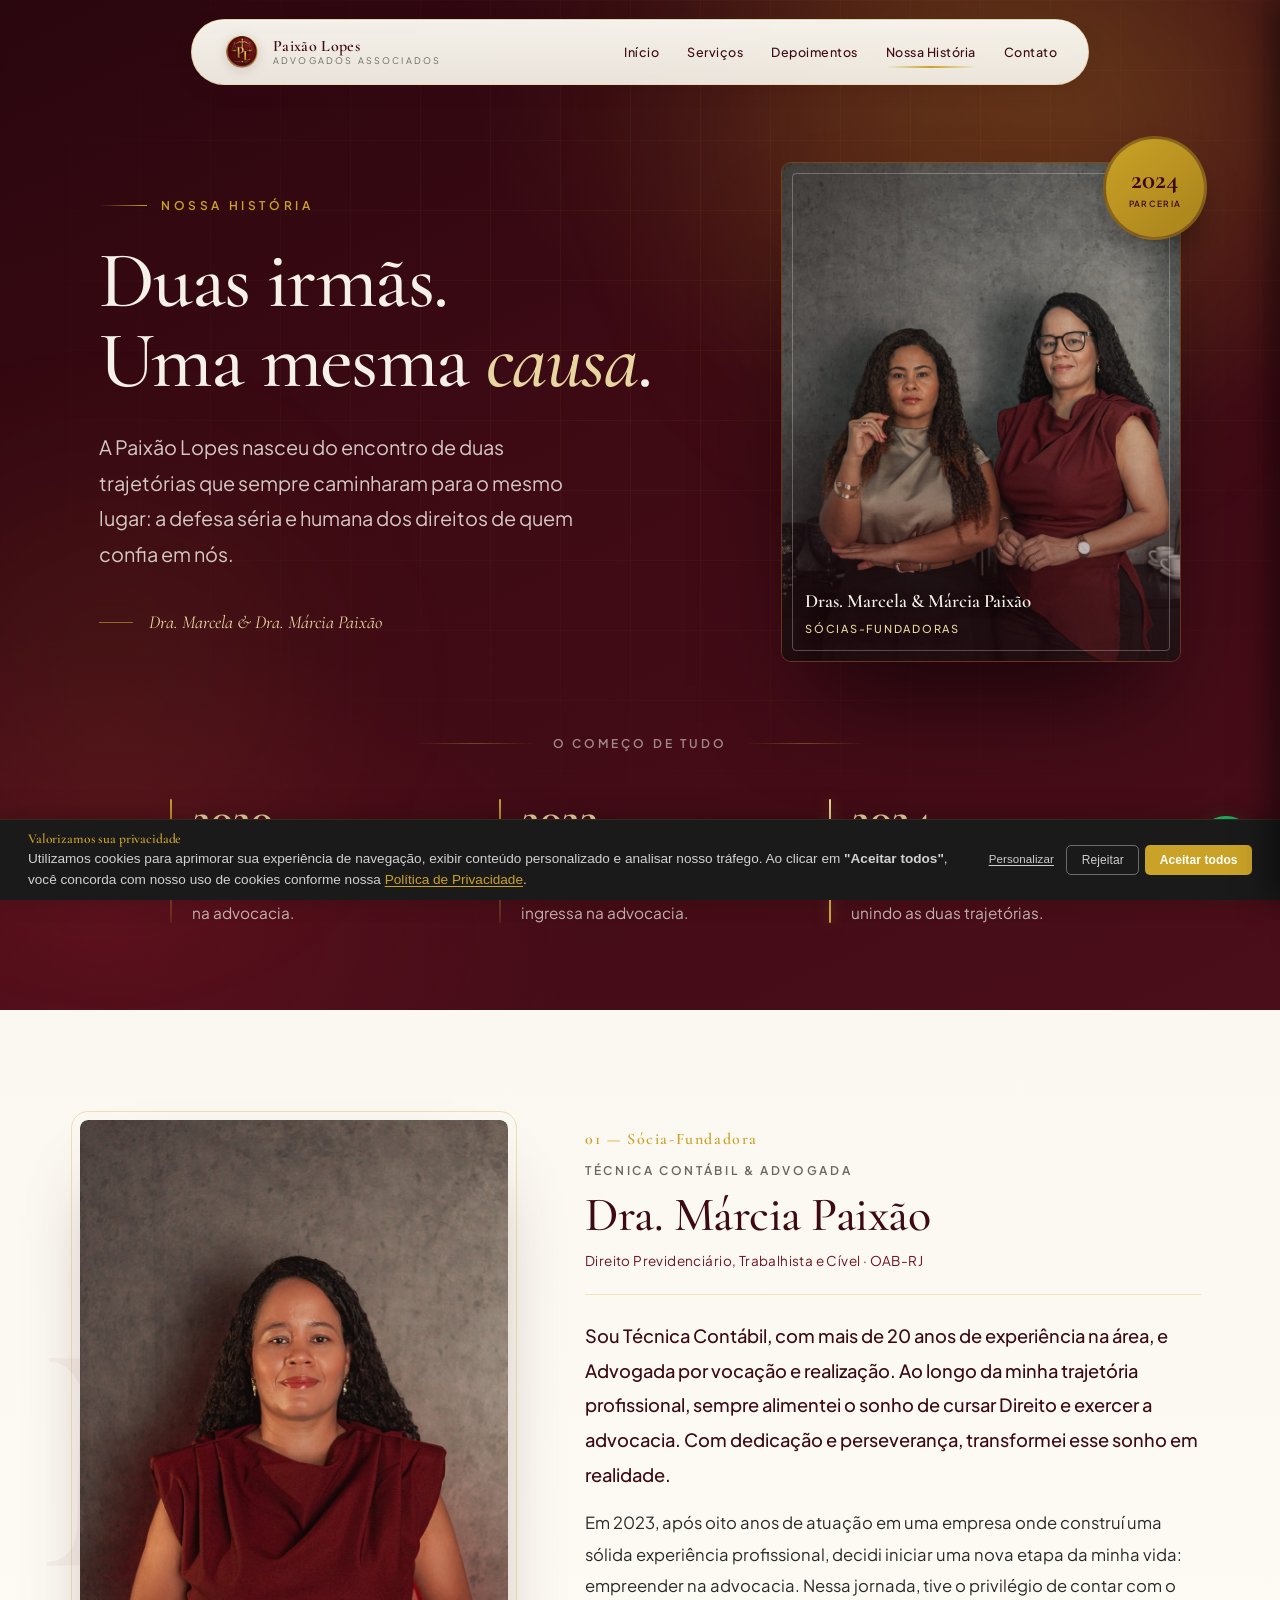
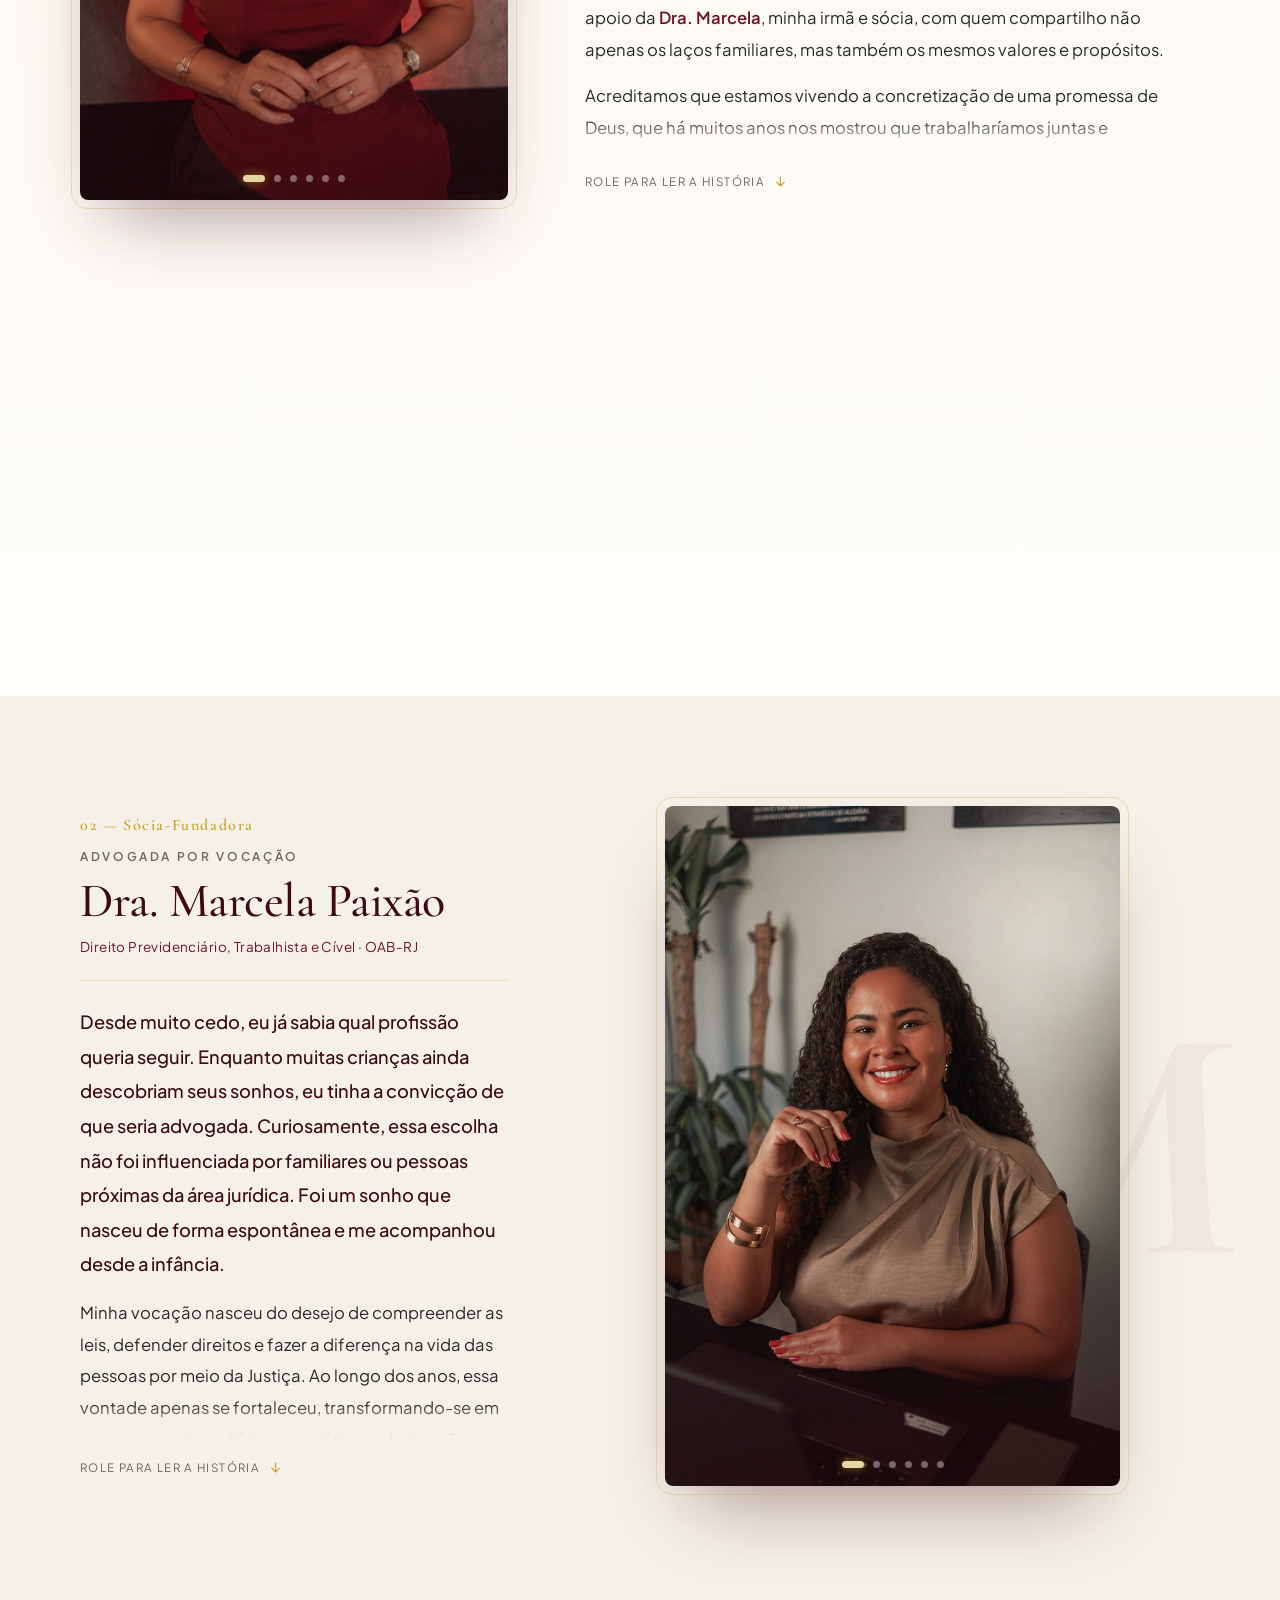
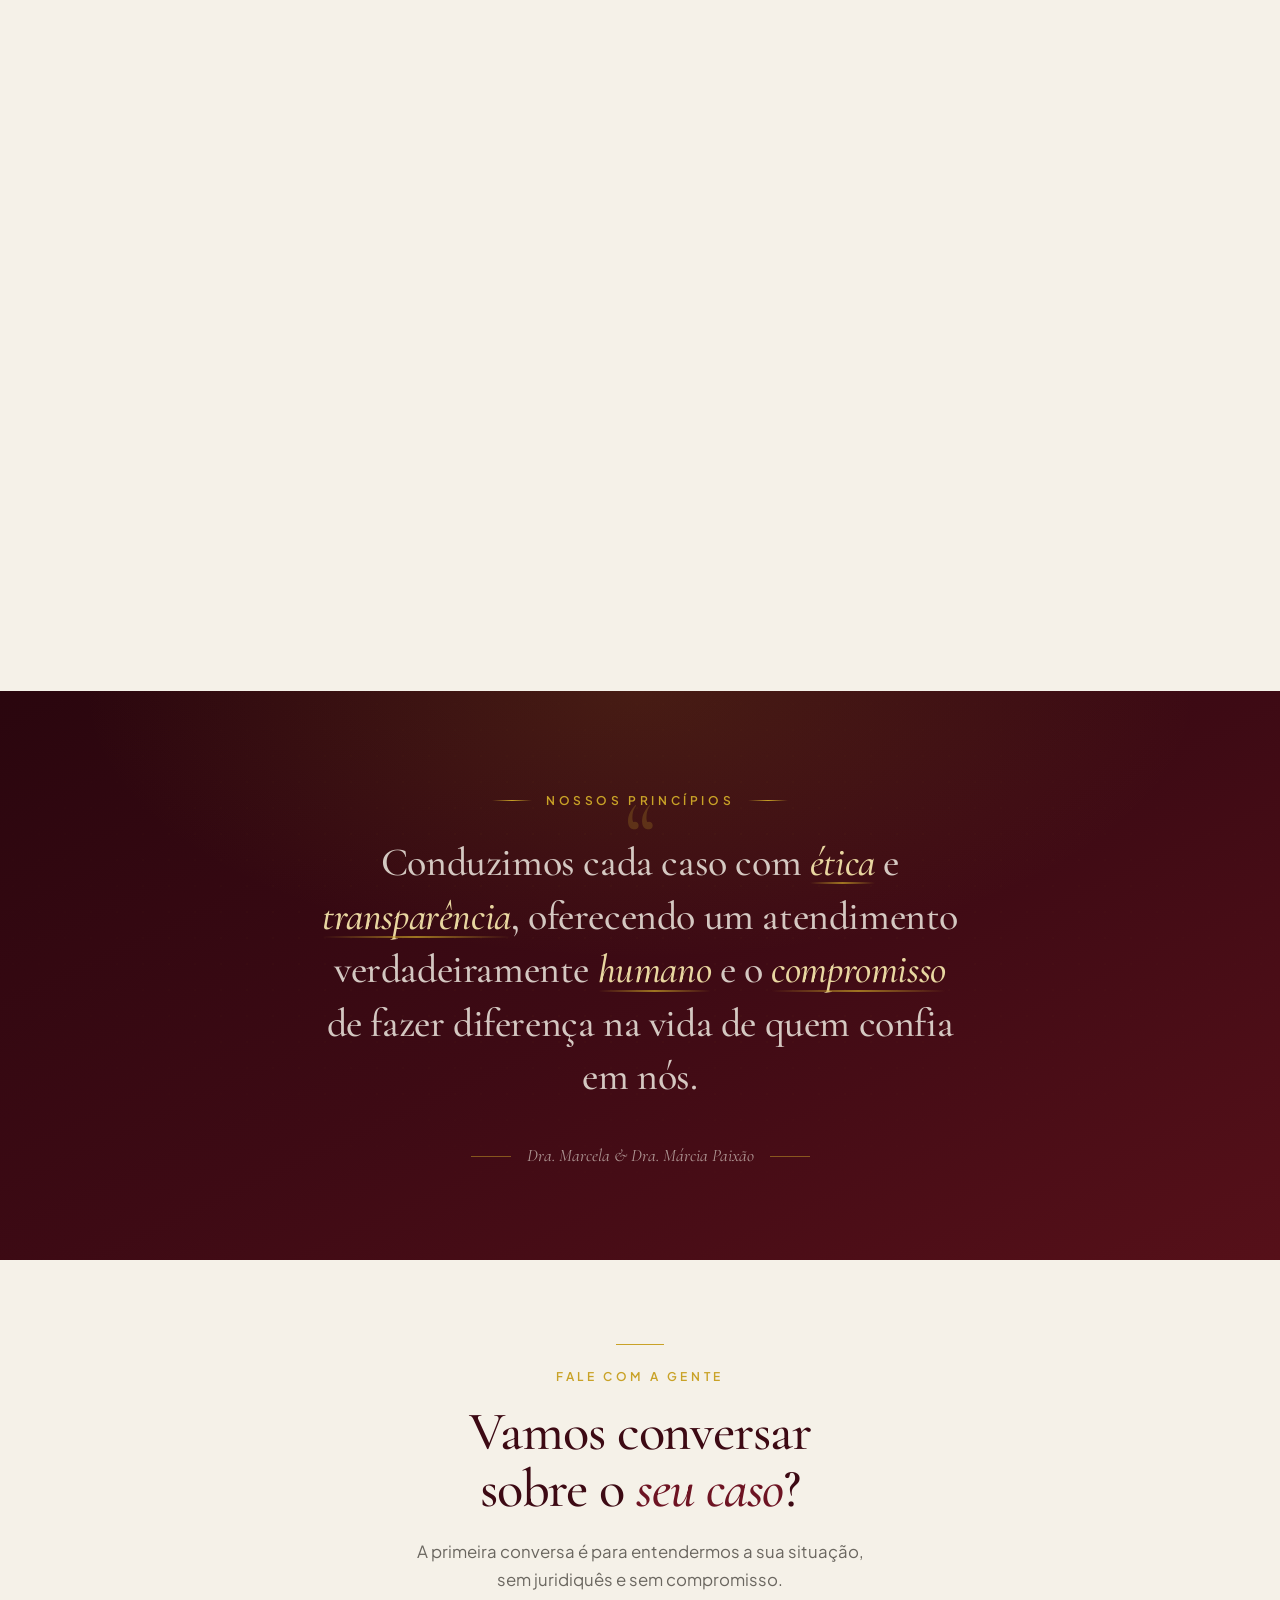
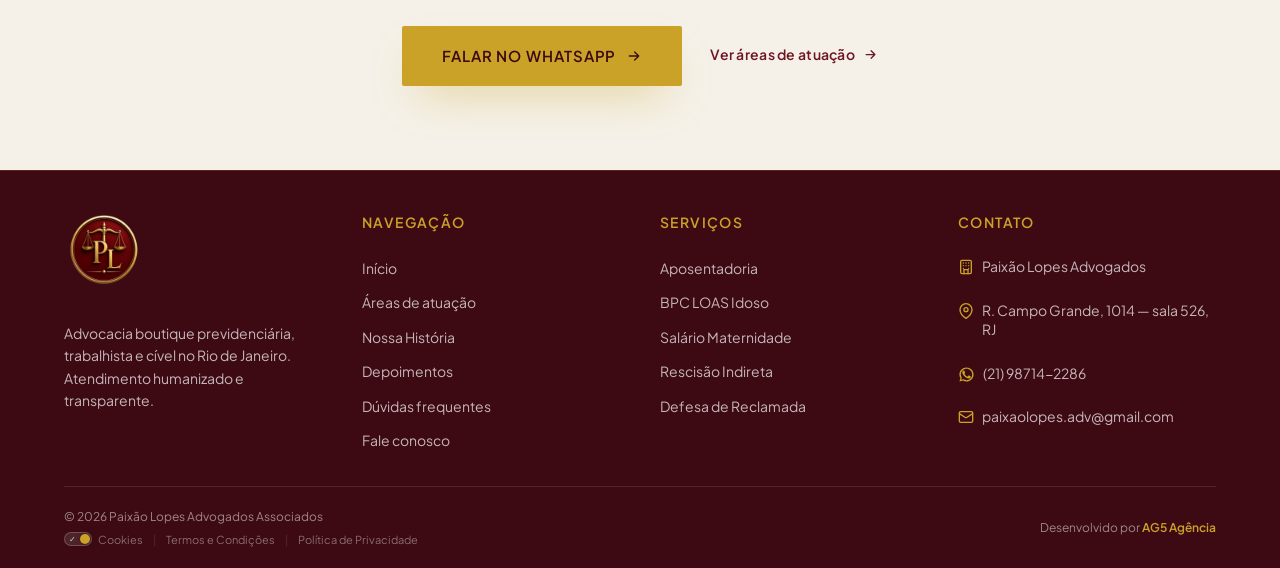
<file: nossa-historia.html>
<!DOCTYPE html>
<html lang="pt-BR">
<head>
<meta charset="UTF-8" />
<meta name="viewport" content="width=device-width, initial-scale=1.0" />
<title>Nossa História | Paixão Lopes Advogados Associados</title>
  <link rel="canonical" href="https://www.paixaolopesadvogados.com.br/nossa-historia.html" />
  <meta name="robots" content="index, follow" />
<meta name="description" content="Conheça a história das Dras. Marcela e Márcia Paixão, irmãs e sócias-fundadoras da Paixão Lopes Advogados Associados. Duas trajetórias, um mesmo propósito: defender o seu direito com atendimento humanizado." />

<!-- Open Graph -->
<meta property="og:type" content="website" />
<meta property="og:title" content="Nossa História | Paixão Lopes Advogados Associados" />
<meta property="og:description" content="Duas irmãs, duas trajetórias, um mesmo propósito. Conheça a história das Dras. Marcela e Márcia Paixão." />
<meta property="og:url" content="https://www.paixaolopesadvogados.com.br/nossa-historia.html" />
<meta property="og:image" content="https://www.paixaolopesadvogados.com.br/assets/paixao-lopes-advogadas-socias-escritorio.webp" />
<meta property="og:image:alt" content="Dra. Marcela e Dra. Márcia Paixão, advogadas sócias-fundadoras da Paixão Lopes Advogados Associados" />

<link rel="icon" type="image/x-icon" href="assets/favicon-paixao-lopes-advogados.ico" />
<link rel="preconnect" href="https://fonts.googleapis.com" />
<link rel="preconnect" href="https://fonts.gstatic.com" crossorigin />
<link href="https://fonts.googleapis.com/css2?family=Cormorant+Garamond:ital,wght@0,300;0,400;0,500;0,600;0,700;1,300;1,400;1,500;1,600;1,700&family=Plus+Jakarta+Sans:wght@300;400;500;600;700&display=swap" rel="stylesheet" />
<link rel="stylesheet" href="style.css" />
<link rel="stylesheet" href="cookie-banner.css" />

<!-- Dados estruturados: AboutPage + fundadoras -->
<script type="application/ld+json">
{
  "@context": "https://schema.org",
  "@type": "AboutPage",
  "name": "Nossa História — Paixão Lopes Advogados Associados",
  "url": "https://www.paixaolopesadvogados.com.br/nossa-historia.html",
  "mainEntity": {
    "@type": "LegalService",
    "name": "Paixão Lopes Advogados Associados",
    "foundingDate": "2024",
    "founder": [
      {
        "@type": "Person",
        "name": "Marcela Paixão",
        "jobTitle": "Advogada Sócia-Fundadora",
        "description": "Advogada por vocação desde a infância. Ativa na advocacia desde 2020. Especialista em direito previdenciário, trabalhista e cível. OAB-RJ.",
        "image": "https://www.paixaolopesadvogados.com.br/assets/advogada-marcela-paixao-atendimento-escritorio.webp"
      },
      {
        "@type": "Person",
        "name": "Márcia Paixão",
        "jobTitle": "Advogada Sócia-Fundadora",
        "description": "Técnica Contábil com mais de 20 anos de experiência e advogada desde 2023. Especialista em direito previdenciário, trabalhista e cível. OAB-RJ.",
        "image": "https://www.paixaolopesadvogados.com.br/assets/marcia-lopes-advogada-oab-campo-grande.webp"
      }
    ]
  }
}
</script>

<style>
  /* ============================================================
     NOSSA HISTÓRIA — experiência premium
     Reutiliza tokens e padrões visuais do site (.reveal, .eyebrow…)
     ============================================================ */

  /* ============================================================
     ABERTURA CINEMATOGRÁFICA — hero + timeline como uma só dobra
     Fundo vinho escuro, contraste com o restante (claro) da página
     ============================================================ */
  .hh-open {
    position: relative;
    padding: clamp(150px, 18vh, 220px) var(--gut) 0;
    overflow: hidden;
    color: var(--marfim);
    background:
      radial-gradient(1000px 600px at 82% 8%, rgba(201,162,39,.16), transparent 58%),
      radial-gradient(800px 500px at 8% 92%, rgba(110,20,35,.55), transparent 60%),
      linear-gradient(155deg, #2a060e 0%, var(--bordo-escuro) 42%, #4a0e1a 100%);
  }
  /* textura de grade + vinheta */
  .hh-open__grid {
    position: absolute; inset: 0; z-index: 0; pointer-events: none;
    background-image:
      linear-gradient(rgba(201,162,39,.06) 1px, transparent 1px),
      linear-gradient(90deg, rgba(201,162,39,.06) 1px, transparent 1px);
    background-size: 70px 70px;
    mask-image: radial-gradient(ellipse 90% 80% at 60% 30%, #000 20%, transparent 75%);
    -webkit-mask-image: radial-gradient(ellipse 90% 80% at 60% 30%, #000 20%, transparent 75%);
  }
  .hh-orb { position: absolute; border-radius: 50%; filter: blur(90px); pointer-events: none; z-index: 0; animation: orbFloat 24s ease-in-out infinite; }
  .hh-orb.o1 { width: 520px; height: 520px; background: rgba(201,162,39,.14); top: -12%; right: 2%; }
  .hh-orb.o2 { width: 380px; height: 380px; background: rgba(201,162,39,.06); bottom: 14%; left: -6%; animation-delay: -9s; animation-duration: 28s; }
  /* partículas douradas reaproveitadas do padrão da home */
  .hh-open__dust { position: absolute; inset: 0; z-index: 1; overflow: hidden; pointer-events: none; }
  .hh-open__dust span {
    position: absolute; width: 3px; height: 3px; border-radius: 50%;
    background: var(--ouro); opacity: 0; box-shadow: 0 0 8px 1px rgba(201,162,39,.5);
    animation: particle 12s ease-in-out infinite;
  }
  .hh-open__dust span:nth-child(1){left:12%;top:24%;animation-delay:0s;animation-duration:11s}
  .hh-open__dust span:nth-child(2){left:28%;top:66%;animation-delay:1.6s;animation-duration:14s;width:2px;height:2px}
  .hh-open__dust span:nth-child(3){left:47%;top:16%;animation-delay:3.1s;animation-duration:12s}
  .hh-open__dust span:nth-child(4){left:68%;top:72%;animation-delay:4.4s;animation-duration:13s;width:2px;height:2px}
  .hh-open__dust span:nth-child(5){left:83%;top:34%;animation-delay:2.2s;animation-duration:15s}
  .hh-open__dust span:nth-child(6){left:18%;top:82%;animation-delay:5.3s;animation-duration:12s;width:2px;height:2px}
  .hh-open__dust span:nth-child(7){left:57%;top:44%;animation-delay:6.6s;animation-duration:10s}
  .hh-open__dust span:nth-child(8){left:91%;top:58%;animation-delay:3.7s;animation-duration:14s;width:2px;height:2px}

  .hh-open__inner {
    position: relative; z-index: 3;
    max-width: var(--maxw); margin: 0 auto; width: 100%;
    display: grid; grid-template-columns: minmax(0, 560px) minmax(0, 400px); justify-content: center; gap: clamp(68px, 9.5vw, 139px);
    align-items: center;
  }
  .hh-open__eyebrow {
    display: inline-flex; align-items: center; gap: 14px;
    font-family: var(--sans); font-size: 12px; font-weight: 600;
    letter-spacing: .3em; text-transform: uppercase; color: var(--ouro);
    margin-bottom: 26px;
  }
  .hh-open__eyebrow::before { content: ""; width: 48px; height: 1px; background: linear-gradient(90deg, transparent, var(--ouro)); }
  .hh-open h1 {
    font-size: clamp(2.7rem, 6.4vw, 5rem);
    color: var(--marfim); line-height: 1; letter-spacing: -.02em;
    margin-bottom: 28px;
  }
  .hh-open h1 em { font-style: italic; color: var(--ouro-claro); }
  .hh-open__lead {
    max-width: 500px; font-size: clamp(1.06rem, 1.6vw, 1.24rem);
    line-height: 1.8; color: rgba(245,241,232,.82);
  }
  .hh-open__sig {
    display: flex; align-items: center; gap: 16px; margin-top: 36px;
    font-family: var(--serif); font-size: 1.15rem; font-style: italic; color: var(--ouro-claro);
  }
  .hh-open__sig::before { content: ""; width: 34px; height: 1px; background: rgba(201,162,39,.6); }

  /* Retrato de galeria */
  .hh-open__media { position: relative; justify-self: center; }
  .hh-open__frame {
    position: relative; border-radius: 10px; overflow: hidden;
    box-shadow: 0 60px 110px -36px rgba(0,0,0,.7);
    border: 1px solid rgba(201,162,39,.28);
  }
  .hh-open__frame::before {
    content: ""; position: absolute; inset: 10px; z-index: 2; pointer-events: none;
    border: 1px solid rgba(245,241,232,.28); border-radius: 4px;
  }
  .hh-open__frame::after {
    content: ""; position: absolute; inset: 0; z-index: 1; pointer-events: none;
    background: linear-gradient(180deg, transparent 50%, rgba(42,6,14,.5));
  }
  .hh-open__frame img { display: block; width: 100%; max-width: 400px; aspect-ratio: 4/5; object-fit: cover; object-position: 50% 20%; }
  .hh-open__tag {
    position: absolute; left: 24px; bottom: 24px; z-index: 3;
    font-family: var(--serif); font-size: 1.18rem; font-weight: 600; color: var(--marfim);
    text-shadow: 0 2px 10px rgba(0,0,0,.6);
  }
  .hh-open__tag span { display: block; font-family: var(--sans); font-size: 11px; font-weight: 500; letter-spacing: .16em; text-transform: uppercase; color: var(--ouro-claro); margin-top: 4px; }
  .hh-open__badge {
    position: absolute; top: -26px; right: -26px; z-index: 4;
    width: 104px; height: 104px; border-radius: 50%;
    display: grid; place-items: center; text-align: center;
    background: linear-gradient(140deg, var(--ouro) 0%, #a9821c 100%);
    color: var(--bordo-escuro); box-shadow: 0 22px 40px -14px rgba(0,0,0,.6);
    font-family: var(--serif); line-height: 1;
    border: 3px solid rgba(42,6,14,.35);
  }
  .hh-open__badge b { font-size: 1.7rem; display: block; font-weight: 700; }
  .hh-open__badge span { font-family: var(--sans); font-size: 8.5px; font-weight: 600; letter-spacing: .16em; text-transform: uppercase; margin-top: 3px; }

  /* ===== TIMELINE — integrada, na mesma dobra escura ===== */
  .hh-open__timeline {
    position: relative; z-index: 3;
    max-width: var(--maxw); margin: clamp(48px, 6vw, 72px) auto 0;
    padding-bottom: clamp(56px, 7vw, 84px);
  }
  .hh-open__tl-label {
    display: flex; align-items: center; gap: 18px; justify-content: center;
    margin-bottom: clamp(28px, 3.5vw, 42px);
    font-family: var(--sans); font-size: 12px; font-weight: 600;
    letter-spacing: .26em; text-transform: uppercase; color: rgba(245,241,232,.55);
  }
  .hh-open__tl-label::before, .hh-open__tl-label::after { content: ""; flex: 1; max-width: 120px; height: 1px; background: linear-gradient(90deg, transparent, rgba(201,162,39,.4), transparent); }

  /* Compacto — três marcos numa faixa horizontal */
  .hh-steps { max-width: 940px; margin: 0 auto; display: grid; grid-template-columns: repeat(3, 1fr); gap: clamp(24px, 4vw, 48px); }
  .hh-step { position: relative; padding-left: 22px; }
  .hh-step::before {
    content: ""; position: absolute; left: 0; top: 4px; bottom: 4px; width: 2px; border-radius: 2px;
    background: linear-gradient(180deg, var(--ouro), rgba(201,162,39,.15));
  }
  .hh-step.is-final::before { background: linear-gradient(180deg, var(--ouro-claro), var(--ouro)); box-shadow: 0 0 14px rgba(201,162,39,.5); }
  .hh-step__year {
    font-family: var(--serif); font-weight: 700; font-size: clamp(2rem, 4vw, 2.9rem);
    line-height: 1; letter-spacing: -.01em; color: var(--ouro-claro); display: block; margin-bottom: 6px;
  }
  .hh-step__body::before {
    content: attr(data-tag);
    display: block; font-family: var(--sans); font-size: 10.5px; font-weight: 600;
    letter-spacing: .2em; text-transform: uppercase; color: var(--ouro); margin-bottom: 8px;
  }
  .hh-step__label { font-family: var(--sans); font-size: .96rem; color: rgba(245,241,232,.72); line-height: 1.5; }
  .hh-step__label b { color: var(--marfim); font-weight: 600; }

  /* ===== PERFIS ===== */
  .hh-profile { position: relative; padding: clamp(64px, 8vw, 110px) var(--gut); overflow: hidden; background: var(--marfim); }
  .hh-profile:nth-of-type(even) { background: linear-gradient(180deg, var(--marfim-2), #fffdf8); }
  /* transição suave da dobra escura para o primeiro perfil claro */
  .hh-profile:first-of-type { padding-top: clamp(84px, 10vw, 130px); }
  .hh-profile:first-of-type::before {
    content: ""; position: absolute; top: 0; left: 0; right: 0; height: 90px; z-index: 0; pointer-events: none;
    background: linear-gradient(180deg, rgba(74,14,26,.10), transparent);
  }
  .hh-profile__ghost {
    position: absolute; z-index: 0; pointer-events: none; user-select: none;
    font-family: var(--serif); font-weight: 700; font-size: clamp(9rem, 26vw, 22rem);
    color: rgba(110,20,35,.04); line-height: .8; top: 50%; transform: translateY(-50%);
  }
  .hh-profile:nth-of-type(odd) .hh-profile__ghost { right: 3%; }
  .hh-profile:nth-of-type(even) .hh-profile__ghost { left: 3%; }
  .hh-profile__inner {
    position: relative; z-index: 1;
    max-width: 1120px; margin: 0 auto;
    display: grid; grid-template-columns: .82fr 1.18fr; gap: clamp(36px, 6vw, 80px);
    align-items: center;
  }
  .hh-profile:nth-of-type(even) .hh-profile__media { order: 2; }
  .hh-profile__media { position: relative; }
  .hh-profile__media img {
    width: 100%; border-radius: 8px; display: block;
    aspect-ratio: 3/4; object-fit: cover;
    box-shadow: 0 40px 74px -30px rgba(61,10,20,.45);
    outline: 1px solid rgba(201,162,39,.3); outline-offset: 8px;
  }
  .hh-profile__badge {
    position: absolute; bottom: 20px; left: 20px;
    background: rgba(245,241,232,.94); backdrop-filter: blur(8px);
    border-left: 3px solid var(--ouro); border-radius: 4px;
    padding: 10px 16px; font-family: var(--sans); font-size: 12px; letter-spacing: .05em;
    color: var(--bordo-escuro); font-weight: 600;
  }
  .hh-profile__num { font-family: var(--serif); font-size: 1rem; letter-spacing: .1em; color: var(--ouro); font-weight: 600; margin-bottom: 8px; display: block; }
  .hh-profile__eyebrow { font-family: var(--sans); font-size: 12px; font-weight: 600; letter-spacing: .22em; text-transform: uppercase; color: var(--grafite-50); margin-bottom: 10px; display: block; }
  .hh-profile__name { font-size: clamp(2rem, 4.2vw, 3rem); color: var(--bordo-escuro); line-height: 1.05; margin-bottom: 10px; }
  .hh-profile__role {
    font-family: var(--sans); font-size: 13.5px; color: var(--bordo); letter-spacing: .03em;
    padding-bottom: 22px; margin-bottom: 24px; display: block;
    border-bottom: 1px solid rgba(201,162,39,.25);
  }
  .hh-profile__text { position: relative; }
  .hh-profile__text::before {
    content: "“"; font-family: var(--serif); font-size: 5rem; color: rgba(201,162,39,.25);
    position: absolute; top: -34px; left: -8px; z-index: -1;
  }
  .hh-profile__text p { font-size: 1.04rem; line-height: 1.9; color: var(--grafite); }
  .hh-profile__text p + p { margin-top: 15px; }
  .hh-profile__text p:first-child { font-size: 1.14rem; color: var(--bordo-escuro); font-weight: 500; }
  .hh-profile__text strong { color: var(--bordo); font-weight: 600; }

  /* ===== Variante PIN: seção prende na tela e o texto desliza com o scroll ===== */
  /* O trilho é alto; a altura extra vira o "curso" de leitura. O JS ajusta a altura. */
  /* IMPORTANTE: sem overflow/padding no trilho — overflow:hidden quebra o position:sticky */
  .hh-pin.hh-profile { overflow: visible; padding: 0; }
  .hh-pin.hh-profile::before { content: none; }
  .hh-pin { position: relative; }
  .hh-pin__sticky {
    position: sticky; top: 0; height: 100vh; min-height: 620px;
    display: flex; align-items: center; overflow: hidden;
    padding: 0 var(--gut);
  }
  .hh-pin__inner {
    position: relative; z-index: 1;
    max-width: 1120px; margin: 0 auto; width: 100%;
    display: grid; grid-template-columns: .82fr 1.18fr; gap: clamp(36px, 6vw, 80px);
    align-items: center;
  }
  /* controle explícito da ordem no pin (alta especificidade p/ vencer o nth-of-type herdado) */
  .hh-pin.hh-profile .hh-profile__media { order: 0; }
  .hh-pin.hh-profile .hh-pin__body { order: 1; }
  /* variante espelhada (Marcela): foto à direita */
  .hh-pin--mirror.hh-profile .hh-profile__media { order: 2; }
  .hh-pin--mirror .hh-pin__rail { left: auto; right: -20px; }
  .hh-pin--mirror .hh-pin__window {
    -webkit-mask-image: linear-gradient(180deg, transparent 0, #000 var(--fade-top), #000 calc(100% - var(--fade-bot)), transparent 100%);
    mask-image: linear-gradient(180deg, transparent 0, #000 var(--fade-top), #000 calc(100% - var(--fade-bot)), transparent 100%);
  }
  .hh-pin .hh-profile__media { position: relative; }
  .hh-pin .hh-profile__media img {
    width: 100%; border-radius: 8px; display: block;
    aspect-ratio: auto; height: min(82vh, 680px); object-fit: cover;
    box-shadow: 0 40px 74px -30px rgba(61,10,20,.45);
    outline: 1px solid rgba(201,162,39,.3); outline-offset: 8px;
  }

  /* ===== CARROSSEL ULTRAPREMIUM — galeria de fotos no perfil ===== */
  .hh-carousel {
    position: relative; border-radius: 8px; overflow: hidden;
    outline: 1px solid rgba(201,162,39,.3); outline-offset: 8px;
    box-shadow: 0 40px 74px -30px rgba(61,10,20,.45);
  }
  /* carrossel da Dra. Marcela (seção espelhada) — card de imagem mais estreito */
  .hh-pin--mirror .hh-carousel { max-width: 74%; margin: 0 auto; }
  .hh-carousel__track {
    position: relative; width: 100%; height: min(82vh, 680px);
  }
  .hh-carousel__slide {
    position: absolute; inset: 0; margin: 0;
    opacity: 0; visibility: hidden; transform: scale(1.045);
    transition: opacity 1.1s cubic-bezier(.19,1,.22,1), transform 1.6s cubic-bezier(.19,1,.22,1), visibility 0s linear 1.1s;
  }
  /* estado inicial (primeiro paint, sem JS/transição rodada ainda) já resolvido — evita o slide ficar
     "preso" em opacity:0/scale antes do primeiro frame de composição, especialmente em mobile */
  .hh-carousel__slide.is-active {
    opacity: 1; visibility: visible; transform: none;
    transition: opacity 1.1s cubic-bezier(.19,1,.22,1), transform 1.6s cubic-bezier(.19,1,.22,1), visibility 0s linear 0s;
    z-index: 1;
  }
  /* will-change só é aplicado durante a transição real (via JS), não permanentemente */
  .hh-carousel.is-animating .hh-carousel__slide { will-change: opacity, transform; }
  .hh-carousel__slide img {
    width: 100% !important; height: 100% !important; max-width: none; display: block; object-fit: cover; object-position: 50% 48%;
  }
  /* véu inferior sutil para os controles não brigarem com a foto */
  .hh-carousel::after {
    content: ""; position: absolute; inset: 0; z-index: 2; pointer-events: none;
    background: linear-gradient(180deg, transparent 62%, rgba(42,6,14,.42) 100%);
  }
  /* setas */
  .hh-carousel__arrow {
    position: absolute; top: 50%; transform: translateY(-50%); z-index: 4;
    width: 42px; height: 42px; border-radius: 50%; border: 1px solid rgba(245,241,232,.4);
    background: rgba(42,6,14,.38); backdrop-filter: blur(6px); -webkit-backdrop-filter: blur(6px);
    color: var(--marfim); display: grid; place-items: center; cursor: pointer;
    opacity: 0; transition: opacity .35s var(--ease), background .3s var(--ease), border-color .3s var(--ease), transform .3s var(--ease);
  }
  .hh-carousel:hover .hh-carousel__arrow, .hh-carousel:focus-within .hh-carousel__arrow { opacity: 1; }
  .hh-carousel__arrow:hover { background: var(--ouro); color: var(--bordo-escuro); border-color: var(--ouro); }
  .hh-carousel__arrow svg { width: 18px; height: 18px; }
  .hh-carousel__arrow--prev { left: 14px; }
  .hh-carousel__arrow--next { right: 14px; }
  /* dots */
  .hh-carousel__dots {
    position: absolute; left: 0; right: 0; bottom: 18px; z-index: 4;
    display: flex; align-items: center; justify-content: center; gap: 9px;
  }
  .hh-carousel__dot {
    width: 7px; height: 7px; border-radius: 50%; border: none; padding: 0; cursor: pointer;
    background: rgba(245,241,232,.4); transition: all .35s var(--ease);
  }
  .hh-carousel__dot.is-active { width: 22px; border-radius: 4px; background: var(--ouro-claro); box-shadow: 0 0 10px rgba(201,162,39,.6); }
  .hh-carousel__dot:hover { background: rgba(245,241,232,.75); }
  @media (max-width: 860px) {
    .hh-carousel__track { height: auto; aspect-ratio: 3/4; }
  }
  @media (prefers-reduced-motion: reduce) {
    .hh-carousel__slide { transition: opacity .4s linear, visibility 0s linear .4s; transform: none; }
    .hh-carousel__slide.is-active { transition: opacity .4s linear; }
  }
  /* janela por onde o texto desliza — fade dinâmico: some no começo e no fim do texto */
  .hh-pin__window {
    position: relative; overflow: hidden;
    height: clamp(320px, 48vh, 440px);
    /* variáveis controladas pelo JS: 0 = sem fade naquela borda; 34px = com fade */
    --fade-top: 0px; --fade-bot: 34px;
    -webkit-mask-image: linear-gradient(180deg, transparent 0, #000 var(--fade-top), #000 calc(100% - var(--fade-bot)), transparent 100%);
    mask-image: linear-gradient(180deg, transparent 0, #000 var(--fade-top), #000 calc(100% - var(--fade-bot)), transparent 100%);
    transition: none;
  }
  .hh-pin__track { position: absolute; left: 0; right: 0; top: 0; will-change: transform; }
  .hh-pin__track .hh-profile__text::before { display: none; }
  /* barra de progresso vertical, ao lado do texto */
  .hh-pin__rail {
    position: absolute; left: -20px; top: 4px; bottom: 4px; width: 2px; border-radius: 2px;
    background: rgba(201,162,39,.16); overflow: hidden;
  }
  .hh-pin__rail i { position: absolute; left: 0; right: 0; top: 0; height: 0; background: linear-gradient(180deg, var(--ouro), var(--ouro-claro)); border-radius: 2px; }
  .hh-pin__body { position: relative; }
  .hh-pin__hint {
    display: inline-flex; align-items: center; gap: 8px; margin-top: 22px;
    font-family: var(--sans); font-size: 11.5px; letter-spacing: .12em; text-transform: uppercase; color: var(--grafite-50);
    transition: opacity .35s var(--ease);
  }
  .hh-pin__hint svg { width: 15px; height: 15px; color: var(--ouro); animation: hhBob 1.8s ease-in-out infinite; }
  .hh-pin.is-done .hh-pin__hint { opacity: 0; }
  @keyframes hhBob { 0%,100% { transform: translateY(0); } 50% { transform: translateY(4px); } }

  /* ===== VALORES — frase-manifesto ===== */
  .hh-values { position: relative; padding: clamp(56px, 7vw, 90px) var(--gut); text-align: center; overflow: hidden;
    background: radial-gradient(1000px 480px at 50% 0%, rgba(201,162,39,.13), transparent 56%),
                linear-gradient(155deg, #2a060e 0%, var(--bordo-escuro) 50%, var(--bordo-2) 100%); color: var(--marfim); }
  .hh-values__grain { position: absolute; inset: 0; opacity: .45; pointer-events: none;
    background-image: radial-gradient(rgba(201,162,39,.06) 1px, transparent 1px); background-size: 26px 26px;
    -webkit-mask-image: radial-gradient(ellipse 78% 70% at 50% 40%, #000 25%, transparent 80%);
    mask-image: radial-gradient(ellipse 78% 70% at 50% 40%, #000 25%, transparent 80%); }
  .hh-values__inner { position: relative; z-index: 1; max-width: 1000px; margin: 0 auto; }
  .hh-values .eyebrow {
    display: inline-flex; align-items: center; gap: 14px; color: var(--ouro); margin-bottom: 26px;
    font-size: 12px; letter-spacing: .3em;
  }
  .hh-values .eyebrow::before, .hh-values .eyebrow::after { content: ""; width: 40px; height: 1px; background: linear-gradient(90deg, transparent, var(--ouro), transparent); }

  /* aspas decorativas */
  .hh-manifesto { position: relative; }
  .hh-manifesto::before {
    content: "“"; position: absolute; top: -.5em; left: 50%; transform: translateX(-50%);
    font-family: var(--serif); font-size: clamp(3.4rem, 8vw, 6rem); line-height: 1;
    color: rgba(201,162,39,.22); z-index: 0; pointer-events: none;
  }
  .hh-manifesto p {
    position: relative; z-index: 1;
    font-family: var(--serif); font-weight: 500;
    font-size: clamp(1.5rem, 3.4vw, 2.5rem); line-height: 1.34; letter-spacing: -.01em;
    color: rgba(245,241,232,.82);
    max-width: 34ch; margin: 0 auto;
  }
  /* cada palavra-chave destacada */
  .hh-manifesto .k {
    position: relative; color: var(--ouro-claro); font-style: italic; white-space: nowrap;
  }
  .hh-manifesto .k::after {
    content: ""; position: absolute; left: 0; right: 0; bottom: .04em; height: 2px;
    background: linear-gradient(90deg, transparent, rgba(201,162,39,.7), transparent);
    transform: scaleX(0); transform-origin: center; transition: transform .6s var(--ease);
  }
  .hh-manifesto.in .k::after { transform: scaleX(1); }
  .hh-manifesto .k:nth-of-type(2)::after { transition-delay: .12s; }
  .hh-manifesto .k:nth-of-type(3)::after { transition-delay: .24s; }
  .hh-manifesto .k:nth-of-type(4)::after { transition-delay: .36s; }

  /* assinatura abaixo do manifesto */
  .hh-manifesto__sig {
    display: inline-flex; align-items: center; gap: 16px; margin-top: clamp(26px, 3vw, 38px);
    font-family: var(--serif); font-style: italic; font-size: 1.1rem; color: rgba(245,241,232,.6);
  }
  .hh-manifesto__sig::before, .hh-manifesto__sig::after { content: ""; width: 40px; height: 1px; background: rgba(201,162,39,.5); }

  /* ===== CTA — minimalista tipográfico (fundo claro, compacto) ===== */
  .hh-cta { position: relative; padding: clamp(56px, 7vw, 84px) var(--gut); text-align: center; overflow: hidden;
    background: var(--marfim); }
  /* filete dourado curto no topo, como abertura de capítulo */
  .hh-cta__inner { position: relative; z-index: 1; max-width: 820px; margin: 0 auto; }
  .hh-cta__inner::before {
    content: ""; display: block; width: 48px; height: 1px; margin: 0 auto 22px;
    background: var(--ouro);
  }
  .hh-cta__eyebrow {
    font-family: var(--sans); font-size: 12px; font-weight: 600; letter-spacing: .3em; text-transform: uppercase;
    color: var(--ouro); display: block; margin-bottom: 18px;
  }
  .hh-cta h2 {
    font-size: clamp(2.1rem, 5vw, 3.4rem); color: var(--bordo-escuro);
    line-height: 1.05; letter-spacing: -.02em; margin-bottom: 20px;
  }
  .hh-cta h2 em { font-style: italic; color: var(--bordo); }
  .hh-cta p { max-width: 460px; margin: 0 auto 32px; color: var(--grafite-50); line-height: 1.65; font-size: 1.05rem; }
  .hh-cta__actions { display: flex; gap: 28px; justify-content: center; align-items: center; flex-wrap: wrap; }
  /* botão único dourado, protagonista */
  .hh-cta .btn-gold { padding: 18px 40px; font-size: 15px; box-shadow: 0 20px 44px -18px rgba(201,162,39,.55); }
  .hh-cta .btn-gold:hover { box-shadow: 0 26px 52px -16px rgba(201,162,39,.7); }
  /* link discreto de texto ao lado */
  .hh-cta__link {
    font-family: var(--sans); font-size: 14px; font-weight: 600; letter-spacing: .02em; color: var(--bordo);
    text-decoration: none; display: inline-flex; align-items: center; gap: 8px;
    border-bottom: 1px solid transparent; padding-bottom: 2px; transition: border-color .3s var(--ease), gap .3s var(--ease);
  }
  .hh-cta__link svg { width: 15px; height: 15px; }
  .hh-cta__link:hover { border-color: var(--bordo); gap: 12px; }

  /* ===== NAVBAR desta página: clara e nítida no topo (sobre a dobra escura) =====
     Só afeta o estado de topo (não-scrolled); o estado scrolled continua igual.
     Escopo local — não altera style.css nem outras páginas. */
  #nav:not(.scrolled)::before {
    background: linear-gradient(180deg, rgba(251,248,241,.97), rgba(245,241,232,.94)) !important;
    backdrop-filter: blur(12px) saturate(1.1) !important;
    -webkit-backdrop-filter: blur(12px) saturate(1.1) !important;
    border-color: rgba(201,162,39,.28) !important;
    box-shadow: 0 6px 26px -10px rgba(61,10,20,.28), 0 1px 0 rgba(255,255,255,.5) inset !important;
  }
  #nav:not(.scrolled) .nav__brand-txt b { color: var(--bordo-escuro); }
  #nav:not(.scrolled) .nav__brand-txt span { color: var(--grafite-50); }
  #nav:not(.scrolled) .nav__links a { color: var(--bordo-escuro); }
  #nav:not(.scrolled) .nav__burger span { background: var(--bordo-escuro); }

  /* ===== RESPONSIVO ===== */
  /* Cópia da mídia usada apenas no mobile, entre o parágrafo e a assinatura — oculta no desktop */
  .hh-open__media--mobile { display: none; }
  @media (max-width: 960px) {
    .hh-open__inner { grid-template-columns: 1fr; gap: 52px; text-align: center; }
    .hh-open__eyebrow { justify-content: center; }
    .hh-open__lead { margin-left: auto; margin-right: auto; }
    .hh-open__sig { justify-content: center; }
    .hh-open__media--desktop { display: none; }
    .hh-open__media--mobile { display: block; margin: 8px auto 0; }
  }
  @media (max-width: 860px) {
    .hh-profile__inner { grid-template-columns: 1fr; gap: 34px; }
    .hh-profile:nth-of-type(even) .hh-profile__media { order: 0; }
    .hh-profile__media img { max-width: 400px; margin: 0 auto; }
    .hh-values__grid { grid-template-columns: repeat(2, 1fr); gap: 18px; }

    /* pin continua ativo no mobile: imagem trava no topo, texto rola por dentro dela abaixo */
    .hh-pin__sticky { min-height: 560px; padding: clamp(20px, 4vw, 28px) var(--gut); align-items: flex-start; }
    .hh-pin__inner { grid-template-columns: 1fr; gap: 22px; align-items: start; }
    .hh-pin.hh-profile .hh-profile__media { order: 0; }
    .hh-pin.hh-profile .hh-pin__body { order: 1; }
    .hh-pin--mirror.hh-profile .hh-profile__media { order: 0; } /* imagem sempre no topo no mobile, mesmo na variante espelhada */
    .hh-pin .hh-profile__media img { height: 42vh; max-height: 340px; aspect-ratio: auto; max-width: 400px; margin: 0 auto; }
    .hh-carousel__track { height: 42vh !important; max-height: 340px; }
    .hh-pin--mirror .hh-carousel { max-width: 92%; }
    .hh-pin__window { height: clamp(240px, 34vh, 320px); }
    .hh-pin__rail { display: none; } /* barra lateral não cabe bem no layout empilhado estreito */
    /* mantém o estilo editorial (aspas decorativas) também no mobile, com folga para não cortar */
    .hh-pin .hh-profile__text::before { display: block; top: -30px; left: 4px; }
  }
  @media (max-width: 680px) {
    /* marcos compactos empilham em coluna única */
    .hh-steps { grid-template-columns: 1fr; gap: 22px; max-width: 420px; }
  }
  @media (max-width: 620px) {
    .hh-open { padding-top: 130px; }
    .hh-open__badge { width: 82px; height: 82px; top: -18px; right: -12px; }
    .hh-open__badge b { font-size: 1.3rem; }
  }
  @media (max-width: 440px) {
    .hh-values__grid { grid-template-columns: 1fr; }
  }
  @media (prefers-reduced-motion: reduce) {
    .hh-orb, .hh-open__dust span { animation: none; }
  }
</style>
</head>
<body id="topo">

<!-- ============ NAVBAR ============ -->
<div class="nav-wrapper" id="navWrapper">
  <header class="nav" id="nav">
    <a class="nav__brand" href="index.html#topo" aria-label="Paixão Lopes — início">
      <img src="assets/logo-paixao-lopes-advogados-desktop.webp" alt="Logotipo oficial redondo da Paixão Lopes Advogados Associados com a balança da justiça e as iniciais PL" width="80" height="80" />
      <span class="nav__brand-txt">
        <b>Paixão Lopes</b>
        <span>Advogados Associados</span>
      </span>
    </a>
    <nav class="nav__links" aria-label="Navegação principal">
      <a href="index.html#inicio">Início</a>
      <a href="index.html#servicos">Serviços</a>
      <a href="index.html#depoimentos">Depoimentos</a>
      <a href="nossa-historia.html" class="active" aria-current="page">Nossa História</a>
      <a href="index.html#contato">Contato</a>
    </nav>
    <button class="nav__burger" id="burger" aria-label="Abrir menu" aria-expanded="false">
      <span></span><span></span><span></span>
    </button>
  </header>
</div>

<!-- mobile panel -->
<div class="drawer-overlay" id="drawerOverlay"></div>
<div class="drawer" id="drawer">
  <div class="drawer__header">
    <div class="drawer__brand">
      <img src="assets/logo-paixao-lopes-advogados-mobile.webp" alt="Brasão oficial redondo da Paixão Lopes Advogados" />
      <span><b>Paixão Lopes</b></span>
    </div>
    <button class="drawer__close" id="drawerClose" aria-label="Fechar menu">
      <svg viewBox="0 0 24 24" width="24" height="24" fill="none" stroke="currentColor" stroke-width="2">
        <path d="M18 6 6 18M6 6l12 12" stroke-linecap="round" stroke-linejoin="round"/>
      </svg>
    </button>
  </div>
  <nav class="drawer__nav" aria-label="Navegação móvel">
    <a href="index.html#inicio">Início</a>
    <a href="index.html#servicos">Serviços</a>
    <a href="index.html#depoimentos">Depoimentos</a>
    <a href="nossa-historia.html">Nossa História</a>
    <a href="index.html#contato">Contato</a>
  </nav>
</div>

<main>
  <!-- ===== ABERTURA CINEMATOGRÁFICA (hero + timeline em uma só dobra) ===== -->
  <section class="hh-open">
    <div class="hh-open__grid" aria-hidden="true"></div>
    <div class="hh-orb o1" aria-hidden="true"></div>
    <div class="hh-orb o2" aria-hidden="true"></div>
    <div class="hh-open__dust" aria-hidden="true">
      <span></span><span></span><span></span><span></span>
      <span></span><span></span><span></span><span></span>
    </div>

    <div class="hh-open__inner">
      <div class="hh-open__copy">
        <span class="hh-open__eyebrow reveal">Nossa História</span>
        <h1 class="reveal d1">Duas irmãs.<br>Uma mesma <em>causa</em>.</h1>
        <p class="hh-open__lead reveal d2">
          A Paixão Lopes nasceu do encontro de duas trajetórias que sempre caminharam para o mesmo lugar: a defesa séria e humana dos direitos de quem confia em nós.
        </p>

        <div class="hh-open__media hh-open__media--mobile reveal d2">
          <div class="hh-open__badge" aria-hidden="true">
            <div><b>2024</b><span>Parceria</span></div>
          </div>
          <div class="hh-open__frame">
            <img src="assets/marcela-marcia-paixao-lopes-socias-retrato.jpg" alt="Dra. Marcela e Dra. Márcia Paixão, advogadas sócias-fundadoras da Paixão Lopes Advogados Associados em Campo Grande, Rio de Janeiro" width="460" height="575" />
          </div>
          <div class="hh-open__tag">Dras. Marcela &amp; Márcia Paixão<span>Sócias-fundadoras</span></div>
        </div>

        <p class="hh-open__sig reveal d3">Dra. Marcela &amp; Dra. Márcia Paixão</p>
      </div>

      <div class="hh-open__media hh-open__media--desktop reveal d2">
        <div class="hh-open__badge" aria-hidden="true">
          <div><b>2024</b><span>Parceria</span></div>
        </div>
        <div class="hh-open__frame">
          <img src="assets/marcela-marcia-paixao-lopes-socias-retrato.jpg" alt="Dra. Marcela e Dra. Márcia Paixão, advogadas sócias-fundadoras da Paixão Lopes Advogados Associados em Campo Grande, Rio de Janeiro" width="460" height="575" />
        </div>
        <div class="hh-open__tag">Dras. Marcela &amp; Márcia Paixão<span>Sócias-fundadoras</span></div>
      </div>
    </div>

    <!-- Timeline emergindo da mesma dobra -->
    <div class="hh-open__timeline">
      <div class="hh-open__tl-label reveal">O começo de tudo</div>
      <div class="hh-steps">
        <div class="hh-step reveal">
          <span class="hh-step__year">2020</span>
          <div class="hh-step__body" data-tag="O primeiro passo">
            <span class="hh-step__label">A <b>Dra. Marcela</b> inicia sua trajetória na advocacia.</span>
          </div>
        </div>
        <div class="hh-step reveal">
          <span class="hh-step__year">2023</span>
          <div class="hh-step__body" data-tag="O sonho realizado">
            <span class="hh-step__label">A <b>Dra. Márcia</b> realiza o sonho e ingressa na advocacia.</span>
          </div>
        </div>
        <div class="hh-step is-final reveal">
          <span class="hh-step__year">2024</span>
          <div class="hh-step__body" data-tag="Lado a lado">
            <span class="hh-step__label">Nasce a <b>parceria Paixão Lopes</b>, unindo as duas trajetórias.</span>
          </div>
        </div>
      </div>
    </div>
  </section>

  <!-- ===== PERFIL: MÁRCIA (pin: a seção prende e o texto desliza com o scroll) ===== -->
  <section class="hh-profile hh-pin" data-pin>
    <div class="hh-pin__sticky">
      <span class="hh-profile__ghost" aria-hidden="true">M</span>
      <div class="hh-pin__inner">
        <div class="hh-profile__media reveal">
          <div class="hh-carousel" data-carousel aria-roledescription="carrossel" aria-label="Galeria de fotos da Dra. Márcia Paixão">
            <div class="hh-carousel__track">
              <figure class="hh-carousel__slide is-active">
                <img src="assets/marcia-lopes-advogada-retrato-fundo-cimento.jpg" alt="Dra. Márcia Paixão, advogada OAB-RJ, sócia-fundadora da Paixão Lopes Advogados" width="480" height="640" fetchpriority="high" />
              </figure>
              <figure class="hh-carousel__slide">
                <img src="assets/marcia-lopes-advogada-mesa-atendimento.jpg" alt="Dra. Márcia Paixão sentada à mesa de atendimento no escritório Paixão Lopes Advogados em Campo Grande, RJ" width="480" height="640" loading="lazy" />
              </figure>
              <figure class="hh-carousel__slide">
                <img src="assets/marcia-lopes-advogada-mesa-escritorio-retrato.jpg" alt="Dra. Márcia Paixão sorrindo à mesa de trabalho no escritório Paixão Lopes Advogados" width="480" height="640" loading="lazy" />
              </figure>
              <figure class="hh-carousel__slide">
                <img src="assets/marcia-lopes-advogada-notebook-escritorio-01.jpg" alt="Dra. Márcia Paixão com notebook no ambiente de trabalho do escritório Paixão Lopes Advogados" width="480" height="640" loading="lazy" />
              </figure>
              <figure class="hh-carousel__slide">
                <img src="assets/marcia-lopes-advogada-poltrona-tablet-consultoria.jpg" alt="Dra. Márcia Paixão analisando processo em tablet durante consultoria jurídica" width="480" height="640" loading="lazy" />
              </figure>
              <figure class="hh-carousel__slide">
                <img src="assets/marcia-lopes-advogada-retrato-fundo-madeira.jpg" alt="Retrato da Dra. Márcia Paixão, advogada sócia-fundadora da Paixão Lopes Advogados Associados" width="480" height="640" loading="lazy" />
              </figure>
            </div>

            <button type="button" class="hh-carousel__arrow hh-carousel__arrow--prev" data-carousel-prev aria-label="Foto anterior">
              <svg viewBox="0 0 24 24" fill="none" stroke="currentColor" stroke-width="2"><path d="M15 6l-6 6 6 6" stroke-linecap="round" stroke-linejoin="round"/></svg>
            </button>
            <button type="button" class="hh-carousel__arrow hh-carousel__arrow--next" data-carousel-next aria-label="Próxima foto">
              <svg viewBox="0 0 24 24" fill="none" stroke="currentColor" stroke-width="2"><path d="M9 6l6 6-6 6" stroke-linecap="round" stroke-linejoin="round"/></svg>
            </button>

            <div class="hh-carousel__dots" data-carousel-dots role="tablist" aria-label="Selecionar foto">
              <button type="button" class="hh-carousel__dot is-active" role="tab" aria-selected="true" aria-label="Foto 1"></button>
              <button type="button" class="hh-carousel__dot" role="tab" aria-selected="false" aria-label="Foto 2"></button>
              <button type="button" class="hh-carousel__dot" role="tab" aria-selected="false" aria-label="Foto 3"></button>
              <button type="button" class="hh-carousel__dot" role="tab" aria-selected="false" aria-label="Foto 4"></button>
              <button type="button" class="hh-carousel__dot" role="tab" aria-selected="false" aria-label="Foto 5"></button>
              <button type="button" class="hh-carousel__dot" role="tab" aria-selected="false" aria-label="Foto 6"></button>
            </div>
          </div>
        </div>
        <div class="hh-pin__body reveal d1">
          <span class="hh-profile__num">01 — Sócia-Fundadora</span>
          <span class="hh-profile__eyebrow">Técnica Contábil &amp; Advogada</span>
          <h2 class="hh-profile__name">Dra. Márcia Paixão</h2>
          <span class="hh-profile__role">Direito Previdenciário, Trabalhista e Cível · OAB-RJ</span>
          <div class="hh-pin__window">
            <div class="hh-pin__rail" aria-hidden="true"><i></i></div>
            <div class="hh-pin__track">
              <div class="hh-profile__text">
                <p>Sou Técnica Contábil, com mais de 20 anos de experiência na área, e Advogada por vocação e realização. Ao longo da minha trajetória profissional, sempre alimentei o sonho de cursar Direito e exercer a advocacia. Com dedicação e perseverança, transformei esse sonho em realidade.</p>
                <p>Em 2023, após oito anos de atuação em uma empresa onde construí uma sólida experiência profissional, decidi iniciar uma nova etapa da minha vida: empreender na advocacia. Nessa jornada, tive o privilégio de contar com o apoio da <strong>Dra. Marcela</strong>, minha irmã e sócia, com quem compartilho não apenas os laços familiares, mas também os mesmos valores e propósitos.</p>
                <p>Acreditamos que estamos vivendo a concretização de uma promessa de Deus, que há muitos anos nos mostrou que trabalharíamos juntas e prosperaríamos em nossos negócios. Essa fé nos inspira diariamente e fortalece nosso compromisso com cada cliente que confia em nosso trabalho.</p>
                <p>Temos Deus como nosso maior investidor e alicerce. Por isso, conduzimos nossa atuação com ética, responsabilidade, profissionalismo e respeito, buscando oferecer um atendimento humanizado, dedicado e personalizado, sempre focado nas necessidades e nos direitos de cada cliente.</p>
                <p>Nosso propósito é construir relações de confiança e entregar soluções jurídicas com excelência, transparência e comprometimento.</p>
              </div>
            </div>
          </div>
          <div class="hh-pin__hint" aria-hidden="true">
            Role para ler a história
            <svg viewBox="0 0 24 24" fill="none" stroke="currentColor" stroke-width="2"><path d="M12 5v14M6 13l6 6 6-6" stroke-linecap="round" stroke-linejoin="round"/></svg>
          </div>
        </div>
      </div>
    </div>
  </section>

  <!-- ===== PERFIL: MARCELA (pin: a seção prende e o texto desliza com o scroll) ===== -->
  <section class="hh-profile hh-pin hh-pin--mirror" data-pin>
    <div class="hh-pin__sticky">
      <span class="hh-profile__ghost" aria-hidden="true">M</span>
      <div class="hh-pin__inner">
        <div class="hh-profile__media reveal">
          <div class="hh-carousel" data-carousel aria-roledescription="carrossel" aria-label="Galeria de fotos da Dra. Marcela Paixão">
            <div class="hh-carousel__track">
              <figure class="hh-carousel__slide is-active">
                <img src="assets/marcela-paixao-advogada-sorriso-mesa-escritorio.jpg" alt="Dra. Marcela Paixão sorrindo à mesa de trabalho no escritório Paixão Lopes Advogados" width="480" height="640" fetchpriority="high" />
              </figure>
              <figure class="hh-carousel__slide">
                <img src="assets/marcela-paixao-advogada-retrato-fundo-cimento-02.jpg" alt="Retrato da Dra. Marcela Paixão, advogada sócia-fundadora da Paixão Lopes Advogados Associados" width="480" height="640" loading="lazy" style="object-position: 50% 65%;" />
              </figure>
              <figure class="hh-carousel__slide">
                <img src="assets/marcela-paixao-advogada-poltrona-pulseira-dourada.jpg" alt="Dra. Marcela Paixão posando com confiança no escritório em Campo Grande, Rio de Janeiro" width="480" height="640" loading="lazy" style="object-position: 50% 65%;" />
              </figure>
              <figure class="hh-carousel__slide">
                <img src="assets/marcela-paixao-advogada-poltrona-caneta-madeira.jpg" alt="Dra. Marcela Paixão analisando documentos com tablet e caneta durante consultoria jurídica" width="480" height="640" loading="lazy" style="object-position: 50% 65%;" />
              </figure>
              <figure class="hh-carousel__slide">
                <img src="assets/marcela-paixao-advogada-cafe-persiana-retrato.jpg" alt="Retrato acolhedor da Dra. Marcela Paixão no escritório Paixão Lopes Advogados Associados" width="480" height="640" loading="lazy" style="object-position: 50% 65%;" />
              </figure>
              <figure class="hh-carousel__slide">
                <img src="assets/marcela-paixao-advogada-cafe-blusa-champagne.jpg" alt="Dra. Marcela Paixão sorrindo com xícara de café, transmitindo acolhimento no atendimento ao cliente" width="480" height="640" loading="lazy" />
              </figure>
            </div>

            <button type="button" class="hh-carousel__arrow hh-carousel__arrow--prev" data-carousel-prev aria-label="Foto anterior">
              <svg viewBox="0 0 24 24" fill="none" stroke="currentColor" stroke-width="2"><path d="M15 6l-6 6 6 6" stroke-linecap="round" stroke-linejoin="round"/></svg>
            </button>
            <button type="button" class="hh-carousel__arrow hh-carousel__arrow--next" data-carousel-next aria-label="Próxima foto">
              <svg viewBox="0 0 24 24" fill="none" stroke="currentColor" stroke-width="2"><path d="M9 6l6 6-6 6" stroke-linecap="round" stroke-linejoin="round"/></svg>
            </button>

            <div class="hh-carousel__dots" data-carousel-dots role="tablist" aria-label="Selecionar foto">
              <button type="button" class="hh-carousel__dot is-active" role="tab" aria-selected="true" aria-label="Foto 1"></button>
              <button type="button" class="hh-carousel__dot" role="tab" aria-selected="false" aria-label="Foto 2"></button>
              <button type="button" class="hh-carousel__dot" role="tab" aria-selected="false" aria-label="Foto 3"></button>
              <button type="button" class="hh-carousel__dot" role="tab" aria-selected="false" aria-label="Foto 4"></button>
              <button type="button" class="hh-carousel__dot" role="tab" aria-selected="false" aria-label="Foto 5"></button>
              <button type="button" class="hh-carousel__dot" role="tab" aria-selected="false" aria-label="Foto 6"></button>
            </div>
          </div>
        </div>
        <div class="hh-pin__body reveal d1">
          <span class="hh-profile__num">02 — Sócia-Fundadora</span>
          <span class="hh-profile__eyebrow">Advogada por vocação</span>
          <h2 class="hh-profile__name">Dra. Marcela Paixão</h2>
          <span class="hh-profile__role">Direito Previdenciário, Trabalhista e Cível · OAB-RJ</span>
          <div class="hh-pin__window">
            <div class="hh-pin__rail" aria-hidden="true"><i></i></div>
            <div class="hh-pin__track">
              <div class="hh-profile__text">
                <p>Desde muito cedo, eu já sabia qual profissão queria seguir. Enquanto muitas crianças ainda descobriam seus sonhos, eu tinha a convicção de que seria advogada. Curiosamente, essa escolha não foi influenciada por familiares ou pessoas próximas da área jurídica. Foi um sonho que nasceu de forma espontânea e me acompanhou desde a infância.</p>
                <p>Minha vocação nasceu do desejo de compreender as leis, defender direitos e fazer a diferença na vida das pessoas por meio da Justiça. Ao longo dos anos, essa vontade apenas se fortaleceu, transformando-se em um compromisso diário com a ética, a dedicação e o constante aperfeiçoamento profissional.</p>
                <p>A advocacia, para mim, vai muito além da aplicação do Direito. Significa acolher histórias, ouvir com atenção, compreender as necessidades de cada cliente e buscar soluções jurídicas seguras, sempre pautadas pela responsabilidade, transparência e respeito.</p>
                <p>Hoje, tenho a satisfação de exercer a profissão que escolhi ainda na infância e a honra de compartilhar essa missão ao lado da minha irmã, <strong>Dra. Márcia Paixão</strong>. Juntas, unimos conhecimento, dedicação e compromisso para oferecer um atendimento humano, ético e personalizado, com a certeza de que cada caso representa uma oportunidade de contribuir para a proteção de direitos e para a construção de resultados que façam a diferença na vida daqueles que confiam em nosso trabalho.</p>
              </div>
            </div>
          </div>
          <div class="hh-pin__hint" aria-hidden="true">
            Role para ler a história
            <svg viewBox="0 0 24 24" fill="none" stroke="currentColor" stroke-width="2"><path d="M12 5v14M6 13l6 6 6-6" stroke-linecap="round" stroke-linejoin="round"/></svg>
          </div>
        </div>
      </div>
    </div>
  </section>

  <!-- ===== VALORES — frase-manifesto ===== -->
  <section class="hh-values">
    <div class="hh-values__grain" aria-hidden="true"></div>
    <div class="hh-values__inner">
      <span class="eyebrow reveal">Nossos princípios</span>
      <div class="hh-manifesto reveal d1">
        <p>Conduzimos cada caso com <span class="k">ética</span> e <span class="k">transparência</span>, oferecendo um atendimento verdadeiramente <span class="k">humano</span> e o <span class="k">compromisso</span> de fazer diferença na vida de quem confia em nós.</p>
        <span class="hh-manifesto__sig">Dra. Marcela &amp; Dra. Márcia Paixão</span>
      </div>
    </div>
  </section>

  <!-- ===== CTA — minimalista tipográfico ===== -->
  <section class="hh-cta">
    <div class="hh-cta__inner">
      <span class="hh-cta__eyebrow reveal">Fale com a gente</span>
      <h2 class="reveal d1">Vamos conversar<br>sobre o <em>seu caso</em>?</h2>
      <p class="reveal d2">A primeira conversa é para entendermos a sua situação, sem juridiquês e sem compromisso.</p>
      <div class="hh-cta__actions reveal d3">
        <a class="btn btn-gold" href="https://wa.me/5521987142286?text=Ol%C3%A1%2C%20vim%20atrav%C3%A9s%20do%20site%20e%20gostaria%20de%20uma%20informa%C3%A7%C3%A3o." target="_blank" rel="noopener noreferrer">
          Falar no WhatsApp
          <svg viewBox="0 0 24 24" fill="none" stroke="currentColor" stroke-width="2"><path d="M5 12h14M13 6l6 6-6 6" stroke-linecap="round" stroke-linejoin="round"/></svg>
        </a>
        <a class="hh-cta__link" href="index.html#servicos">
          Ver áreas de atuação
          <svg viewBox="0 0 24 24" fill="none" stroke="currentColor" stroke-width="2"><path d="M5 12h14M13 6l6 6-6 6" stroke-linecap="round" stroke-linejoin="round"/></svg>
        </a>
      </div>
    </div>
  </section>
</main>

<!-- ============ RODAPÉ ============ -->
<footer class="foot" id="rodape">
  <div class="wrap">
    <div class="foot__top">
      <!-- Coluna 1 — Marca -->
      <div class="foot__about">
        <a class="foot__brand" href="https://share.google/LCn8cSXzbrbcLTiIs" target="_blank" rel="noopener noreferrer">
          <img src="assets/logo-paixao-lopes-advogados-desktop.webp" alt="Logotipo oficial redondo da Paixão Lopes Advogados Associados" width="80" height="80" />
        </a>
        <p>Advocacia boutique previdenciária, trabalhista e cível no Rio de Janeiro. Atendimento humanizado e transparente.</p>
      </div>

      <!-- Coluna 2 — Links Rápidos (Navegação) -->
      <div class="foot__col">
        <h4>Navegação</h4>
        <ul>
          <li><a href="index.html#inicio" aria-label="Início — topo da página">Início</a></li>
          <li><a href="index.html#servicos" aria-label="Áreas de atuação — serviços jurídicos">Áreas de atuação</a></li>
          <li><a href="nossa-historia.html" aria-label="Nossa história — sócias-fundadoras">Nossa História</a></li>
          <li><a href="index.html#depoimentos" aria-label="Depoimentos — avaliações de clientes">Depoimentos</a></li>
          <li><a href="index.html#faq" aria-label="Dúvidas frequentes — FAQ">Dúvidas frequentes</a></li>
          <li><a href="index.html#contato" aria-label="Fale conosco — formulário de contato">Fale conosco</a></li>
        </ul>
      </div>

      <!-- Coluna 3 — Serviços Principais -->
      <div class="foot__col">
        <h4>Serviços</h4>
        <ul>
          <li><a href="index.html#servicos" aria-label="Serviço — Aposentadoria">Aposentadoria</a></li>
          <li><a href="index.html#servicos" aria-label="Serviço — BPC LOAS Idoso">BPC LOAS Idoso</a></li>
          <li><a href="index.html#servicos" aria-label="Serviço — Salário Maternidade">Salário Maternidade</a></li>
          <li><a href="index.html#servicos" aria-label="Serviço — Rescisão Indireta">Rescisão Indireta</a></li>
          <li><a href="index.html#servicos" aria-label="Serviço — Defesa de Reclamada">Defesa de Reclamada</a></li>
        </ul>
      </div>

      <!-- Coluna 4 — Contato -->
      <div class="foot__col">
        <h4>Contato</h4>
        <ul class="foot__contact">
          <li>
            <a href="https://share.google/LCn8cSXzbrbcLTiIs" target="_blank" rel="noopener noreferrer">
              <svg viewBox="0 0 24 24" width="16" height="16" fill="none" stroke="currentColor" stroke-width="2" stroke-linecap="round" stroke-linejoin="round" aria-hidden="true" style="width:16px; height:16px; margin-top:2px;">
                <rect x="4" y="2" width="16" height="20" rx="2" ry="2"/>
                <line x1="9" y1="22" x2="9" y2="16"/>
                <line x1="15" y1="22" x2="15" y2="16"/>
                <line x1="9" y1="16" x2="15" y2="16"/>
                <path d="M8 6h.01M16 6h.01M8 10h.01M16 10h.01M12 6h.01M12 10h.01M8 14h.01M16 14h.01"/>
              </svg>
              Paixão Lopes Advogados
            </a>
          </li>
          <li>
            <a href="https://www.google.com/maps/dir//Paix%C3%A3o+Lopes+Advogados+Associados+-+R.+Campo+Grande,+1014+-+sala+526+-+Campo+Grande,+Rio+de+Janeiro+-+RJ,+23080-000/@-22.9015764,-43.5594576,18z" target="_blank" rel="noopener noreferrer">
              <svg viewBox="0 0 24 24" width="16" height="16" fill="none" stroke="currentColor" stroke-width="2" stroke-linecap="round" stroke-linejoin="round" aria-hidden="true" style="width:16px; height:16px; margin-top:2px;">
                <path d="M21 10c0 7-9 13-9 13s-9-6-9-13a9 9 0 0 1 18 0z"/>
                <circle cx="12" cy="10" r="3"/>
              </svg>
              R. Campo Grande, 1014 — sala 526, RJ
            </a>
          </li>
          <li>
            <a href="https://wa.me/5521987142286?text=Ol%C3%A1%2C%20vim%20atrav%C3%A9s%20do%20site%20e%20gostaria%20de%20uma%20informa%C3%A7%C3%A3o." target="_blank" rel="noopener noreferrer">
              <svg viewBox="0 0 24 24" width="17" height="17" fill="currentColor" aria-hidden="true" style="width:17px; height:17px; margin-top:2px; flex-shrink:0;">
                <path d="M17.472 14.382c-.297-.149-1.758-.867-2.03-.967-.273-.099-.471-.148-.67.15-.197.297-.767.966-.94 1.164-.173.199-.347.223-.644.075-.297-.15-1.255-.463-2.39-1.475-.883-.788-1.48-1.761-1.653-2.059-.173-.297-.018-.458.13-.606.134-.133.298-.347.446-.52.149-.174.198-.298.298-.497.099-.198.05-.371-.025-.52-.075-.149-.669-1.612-.916-2.207-.242-.579-.487-.5-.669-.51-.173-.008-.371-.01-.57-.01-.198 0-.52.074-.792.372-.272.297-1.04 1.016-1.04 2.479 0 1.462 1.065 2.875 1.213 3.074.149.198 2.096 3.2 5.077 4.487.709.306 1.262.489 1.694.625.712.227 1.36.195 1.871.118.571-.085 1.758-.719 2.006-1.413.248-.694.248-1.289.173-1.413-.074-.124-.272-.198-.57-.347z"/>
                <path d="M12 2C6.477 2 2 6.477 2 12c0 1.89.525 3.66 1.438 5.168L2 22l4.978-1.406A9.954 9.954 0 0 0 12 22c5.523 0 10-4.477 10-10S17.523 2 12 2zm0 18a7.952 7.952 0 0 1-4.099-1.136l-.293-.174-3.035.857.86-3.017-.192-.31A7.948 7.948 0 0 1 4 12c0-4.411 3.589-8 8-8s8 3.589 8 8-3.589 8-8 8z"/>
              </svg>
              (21) 98714-2286
            </a>
          </li>
          <li>
            <a href="mailto:paixaolopes.adv@gmail.com">
              <svg viewBox="0 0 24 24" width="16" height="16" fill="none" stroke="currentColor" stroke-width="2" stroke-linecap="round" stroke-linejoin="round" aria-hidden="true" style="width:16px; height:16px; margin-top:2px;">
                <rect x="2" y="4" width="20" height="16" rx="2"/>
                <path d="m22 7-8.97 5.7a1.94 1.94 0 0 1-2.06 0L2 7"/>
              </svg>
              paixaolopes.adv@gmail.com
            </a>
          </li>
        </ul>
      </div>
    </div>

    <!-- Separador -->
    <div class="foot__divider"></div>

    <!-- Seção de créditos inferior -->
    <div class="foot__bottom">
      <div class="foot__bottom-left">
        <span class="foot__copy">© 2026 Paixão Lopes Advogados Associados</span>
        <div class="foot__legal-links">
          <a href="#" id="ck-prefs-link" style="text-decoration:none; color:inherit; display:inline-flex; align-items:center; gap:6px;">
            <span id="cookie-toggle" style="display:inline-flex; align-items:center; width:28px; height:14px; background:rgba(255,255,255,0.1); border-radius:10px; padding:2px; border:1px solid rgba(255,255,255,0.2); position:relative; font-size:8px; font-weight:bold;">
              <span style="color:#86EFAC; margin-left:2px;">✓</span>
              <span style="color:#FCA5A5; margin-left:auto; margin-right:2px;">✕</span>
              <span id="cookie-toggle-dot" style="position:absolute; left:15px; width:10px; height:10px; background:#C9A227; border-radius:50%; box-shadow:0 0 5px rgba(0,0,0,0.3); transition:left 0.2s ease, background 0.2s ease;"></span>
            </span>
            Cookies
          </a>
          <span class="sep">|</span>
          <a href="termos-e-condicoes.html">Termos e Condições</a>
          <span class="sep">|</span>
          <a href="politica-de-privacidade.html">Política de Privacidade</a>
        </div>
      </div>
      <div class="foot__bottom-right">
        <span>Desenvolvido por <a href="https://www.ag5agencia.com.br" target="_blank" rel="noopener noreferrer">AG5 Agência</a></span>
      </div>
    </div>
  </div>
</footer>

<!-- ========== BANNER DE ACEITE ========== -->
<div id="ck-banner" class="ck-banner" role="dialog" aria-modal="true" aria-label="Aviso de cookies" aria-live="polite" aria-hidden="true">
    <div class="ck-banner__inner">
        <div class="ck-banner__content">
            <h2 class="ck-banner__title">Valorizamos sua privacidade</h2>
            <p class="ck-banner__text">
                Utilizamos cookies para aprimorar sua experiência de navegação, exibir conteúdo
                personalizado e analisar nosso tráfego. Ao clicar em <strong>"Aceitar todos"</strong>,
                você concorda com nosso uso de cookies conforme nossa
                <a href="politica-de-privacidade.html" class="ck-banner__link">Política de Privacidade</a>.
            </p>
        </div>
        <div class="ck-banner__actions">
            <button id="ck-customize" class="ck-btn ck-btn--ghost">Personalizar</button>
            <button id="ck-reject" class="ck-btn ck-btn--outline">Rejeitar</button>
            <button id="ck-accept-all" class="ck-btn ck-btn--primary">Aceitar todos</button>
        </div>
    </div>
</div>

<!-- ========== MODAL DE PERSONALIZAÇÃO ========== -->
<div id="ck-modal" class="ck-modal" role="dialog" aria-modal="true" aria-label="Personalizar preferências de cookies" aria-hidden="true">
    <div class="ck-modal__overlay" id="ck-modal-overlay"></div>
    <div class="ck-modal__box">
        <div class="ck-modal__header">
            <h2 class="ck-modal__title">Personalizar preferências de consentimento</h2>
            <button class="ck-modal__close" id="ck-modal-close" aria-label="Fechar modal">
                <svg width="18" height="18" viewBox="0 0 24 24" fill="none" aria-hidden="true">
                    <path d="M18 6L6 18M6 6l12 12" stroke="currentColor" stroke-width="2" stroke-linecap="round" stroke-linejoin="round" />
                </svg>
            </button>
        </div>
        <div class="ck-modal__body">
            <p class="ck-modal__intro">
                Utilizamos cookies para ajudar você a navegar com eficiência e executar certas funções.
                Os cookies classificados como <strong>"Necessário"</strong> são essenciais para o
                funcionamento básico do site e não podem ser desativados.
            </p>
            <div class="ck-category"><div class="ck-category__header"><div class="ck-category__info"><h3 class="ck-category__name">Necessário</h3><p class="ck-category__desc">Essenciais para o funcionamento do site. Não armazenam dados pessoalmente identificáveis.</p></div><span class="ck-category__badge">Sempre ativo</span></div></div>
            <div class="ck-category"><div class="ck-category__header"><div class="ck-category__info"><h3 class="ck-category__name">Funcional</h3><p class="ck-category__desc">Ajudam a executar funcionalidades como compartilhamento em mídia social e recursos de terceiros.</p></div><label class="ck-toggle" aria-label="Ativar cookies funcionais"><input type="checkbox" id="ck-functional" name="functional"><span class="ck-toggle__slider"></span></label></div></div>
            <div class="ck-category"><div class="ck-category__header"><div class="ck-category__info"><h3 class="ck-category__name">Analítico</h3><p class="ck-category__desc">Usados para entender como os visitantes interagem com o site.</p></div><label class="ck-toggle" aria-label="Ativar cookies analíticos"><input type="checkbox" id="ck-analytics" name="analytics"><span class="ck-toggle__slider"></span></label></div></div>
            <div class="ck-category"><div class="ck-category__header"><div class="ck-category__info"><h3 class="ck-category__name">Desempenho</h3><p class="ck-category__desc">Analisam índices de desempenho do site para oferecer melhor experiência ao visitante.</p></div><label class="ck-toggle" aria-label="Ativar cookies de desempenho"><input type="checkbox" id="ck-performance" name="performance"><span class="ck-toggle__slider"></span></label></div></div>
            <div class="ck-category"><div class="ck-category__header"><div class="ck-category__info"><h3 class="ck-category__name">Publicidade</h3><p class="ck-category__desc">Entregam anúncios personalizados com base nas páginas visitadas anteriormente.</p></div><label class="ck-toggle" aria-label="Ativar cookies de publicidade"><input type="checkbox" id="ck-advertising" name="advertising"><span class="ck-toggle__slider"></span></label></div></div>
        </div>
        <div class="ck-modal__footer">
            <button id="ck-modal-reject" class="ck-btn ck-btn--outline">Rejeitar</button>
            <button id="ck-modal-save" class="ck-btn ck-btn--ghost">Salvar Preferências</button>
            <button id="ck-modal-accept-all" class="ck-btn ck-btn--primary">Aceitar todos</button>
        </div>
    </div>
</div>
<button id="ck-prefs-btn" class="ck-prefs-btn" aria-label="Preferências de cookies" style="display:none;">Cookies</button>

<!-- WhatsApp Premium Experience -->
<div class="wa-premium-container">
    <!-- Balão de Mensagem Glassmorphism -->
    <div id="wa-message-bubble" class="wa-bubble">
        <button class="wa-close" id="wa-close-btn" aria-label="Fechar">
            <svg viewBox="0 0 24 24" width="14" height="14" fill="none" stroke="currentColor" stroke-width="2" stroke-linecap="round" stroke-linejoin="round"><path d="M18 6 6 18M6 6l12 12"/></svg>
        </button>

        <div class="wa-content">
            <div class="wa-header">
                <div class="wa-avatar-wrapper">
                    <img src="assets/logo-paixao-lopes-advogados-mobile.webp" alt="Brasão oficial redondo da Paixão Lopes Advogados Associados" class="wa-avatar" width="48" height="48" loading="lazy">
                </div>
                <div class="wa-info">
                    <span class="wa-name">Paixão Lopes</span>
                </div>
            </div>

            <!-- Estado de Digitação -->
            <div id="wa-typing" class="wa-typing">
                <span></span><span></span><span></span>
            </div>

            <!-- Mensagem Real (Escondida inicialmente) -->
            <div id="wa-real-message" class="wa-message-text" style="display: none;">
                <p>Olá! Estamos à disposição para esclarecer suas dúvidas. <strong>Atendimento humanizado.</strong></p>
            </div>
        </div>
    </div>

    <!-- Botão Flutuante Redondo -->
    <a href="https://wa.me/5521987142286?text=Ol%C3%A1%2C%20vim%20atrav%C3%A9s%20do%20site%20e%20gostaria%20de%20saber%20mais%20sobre%20a%20hist%C3%B3ria%20do%20escrit%C3%B3rio." class="wa-float-btn" target="_blank" rel="noopener noreferrer" id="wa-main-btn" role="button" aria-label="Falar pelo WhatsApp — Dra. Márcia Paixão">
        <svg viewBox="0 0 24 24" width="30" height="30" fill="currentColor">
            <path d="M17.472 14.382c-.297-.149-1.758-.867-2.03-.967-.273-.099-.471-.148-.67.15-.197.297-.767.966-.94 1.164-.173.199-.347.223-.644.075-.297-.15-1.255-.463-2.39-1.475-.883-.788-1.48-1.761-1.653-2.059-.173-.297-.018-.458.13-.606.134-.133.298-.347.446-.52.149-.174.198-.298.298-.497.099-.198.05-.371-.025-.52-.075-.149-.669-1.612-.916-2.207-.242-.579-.487-.5-.669-.51-.173-.008-.371-.01-.57-.01-.198 0-.52.074-.792.372-.272.297-1.04 1.016-1.04 2.479 0 1.462 1.065 2.875 1.213 3.074.149.198 2.096 3.2 5.077 4.487.709.306 1.262.489 1.694.625.712.227 1.36.195 1.871.118.571-.085 1.758-.719 2.006-1.413.248-.694.248-1.289.173-1.413-.074-.124-.272-.198-.57-.347m-5.421 7.403h-.004a9.87 9.87 0 01-5.031-1.378l-.361-.214-3.741.982.998-3.648-.235-.374a9.86 9.86 0 01-1.51-5.26c.001-5.45 4.436-9.884 9.888-9.884 2.64 0 5.122 1.03 6.988 2.898a9.825 9.825 0 012.893 6.994c-.003 5.45-4.437 9.884-9.885 9.884m8.413-18.297A11.815 11.815 0 0012.05 0C5.495 0 .16 5.335.157 11.892c0 2.096.547 4.13 1.588 5.929L0 24l6.335-1.652a11.78 11.78 0 005.715 1.47h.004c6.554 0 11.89-5.335 11.893-11.893a11.821 11.821 0 00-3.48-8.413"/>
        </svg>
        <span class="wa-badge" id="wa-notification" aria-hidden="true">1</span>
    </a>
</div>

<script src="cookie-banner.js" defer></script>
<script src="script.js" defer></script>

<!-- Seções-pin: a seção prende e o texto desliza com o scroll — exclusivo desta página -->
<script>
(function () {
  var pins = [].slice.call(document.querySelectorAll('[data-pin]'));
  if (!pins.length) return;

  var reduce = window.matchMedia('(prefers-reduced-motion: reduce)').matches;

  function makePin(pin) {
    var win = pin.querySelector('.hh-pin__window');
    var track = pin.querySelector('.hh-pin__track');
    var rail = pin.querySelector('.hh-pin__rail i');
    if (!win || !track) return null;
    var overflow = 0;   // quanto o texto excede a janela
    var railMax = 0;    // curso da barrinha de progresso

    function layout() {
      if (reduce) {          // reduced-motion: sem pin (mantido em qualquer largura)
        pin.style.height = '';
        track.style.transform = '';
        if (rail) rail.style.height = '';
        pin.classList.remove('is-done');
        win.style.removeProperty('--fade-top');
        win.style.removeProperty('--fade-bot');
        overflow = 0;
        return;
      }
      track.style.transform = 'translateY(0)';
      // +40px para a última linha subir acima do fade inferior e ficar 100% legível
      overflow = Math.max(0, track.offsetHeight - win.clientHeight);
      if (overflow > 0) overflow += 40;
      // curso = deslocamento do texto + folga (para o clímax "assentar" no fim)
      var curso = overflow > 0 ? overflow / 0.9 : 0;
      pin.style.height = (window.innerHeight + curso) + 'px';
      railMax = rail ? rail.parentElement.clientHeight : 0;
      onScroll();
    }

    function onScroll() {
      if (overflow <= 0) return;
      var pinTop = pin.getBoundingClientRect().top + window.scrollY;
      var total = pin.offsetHeight - window.innerHeight;
      var raw = total > 0 ? (window.scrollY - pinTop) / total : 0;
      raw = raw < 0 ? 0 : (raw > 1 ? 1 : raw);
      var p = Math.min(1, raw / 0.9);   // texto conclui aos 90%, assenta nos 10% finais
      track.style.transform = 'translateY(' + (-p * overflow).toFixed(1) + 'px)';
      if (rail) rail.style.height = (p * railMax).toFixed(1) + 'px';
      pin.classList.toggle('is-done', p > 0.9);
      // fade do topo só depois que o texto começa a subir; fade de baixo some perto do fim
      win.style.setProperty('--fade-top', p > 0.015 ? '34px' : '0px');
      win.style.setProperty('--fade-bot', p > 0.97 ? '0px' : '34px');
    }

    return { layout: layout, onScroll: onScroll };
  }

  var controllers = pins.map(makePin).filter(Boolean);
  function layoutAll() { controllers.forEach(function (c) { c.layout(); }); }
  function scrollAll() { controllers.forEach(function (c) { c.onScroll(); }); }

  window.addEventListener('scroll', scrollAll, { passive: true });
  window.addEventListener('resize', layoutAll);
  layoutAll();
  window.addEventListener('load', layoutAll);
  if (document.fonts && document.fonts.ready) document.fonts.ready.then(layoutAll);
})();

/* ===== CARROSSEL ULTRAPREMIUM ===== */
(function () {
  var carousels = [].slice.call(document.querySelectorAll('[data-carousel]'));
  if (!carousels.length) return;
  var reduce = window.matchMedia('(prefers-reduced-motion: reduce)').matches;

  carousels.forEach(function (root) {
    var slides = [].slice.call(root.querySelectorAll('.hh-carousel__slide'));
    var dots = [].slice.call(root.querySelectorAll('[data-carousel-dots] .hh-carousel__dot'));
    var prevBtn = root.querySelector('[data-carousel-prev]');
    var nextBtn = root.querySelector('[data-carousel-next]');
    if (slides.length < 2) return;

    var index = 0;
    var timer = null;
    var AUTOPLAY_MS = 5200;

    function go(next) {
      index = (next + slides.length) % slides.length;
      root.classList.add('is-animating');
      slides.forEach(function (s, i) { s.classList.toggle('is-active', i === index); });
      dots.forEach(function (d, i) {
        d.classList.toggle('is-active', i === index);
        d.setAttribute('aria-selected', i === index ? 'true' : 'false');
      });
      clearTimeout(root._animTimer);
      root._animTimer = setTimeout(function () { root.classList.remove('is-animating'); }, 1700);
    }

    function nextSlide() { go(index + 1); }
    function prevSlide() { go(index - 1); }

    function start() {
      if (reduce) return;
      stop();
      timer = setInterval(nextSlide, AUTOPLAY_MS);
    }
    function stop() { if (timer) { clearInterval(timer); timer = null; } }

    if (nextBtn) nextBtn.addEventListener('click', function () { nextSlide(); start(); });
    if (prevBtn) prevBtn.addEventListener('click', function () { prevSlide(); start(); });
    dots.forEach(function (dot, i) {
      dot.addEventListener('click', function () { go(i); start(); });
    });

    root.addEventListener('mouseenter', stop);
    root.addEventListener('mouseleave', start);
    root.addEventListener('focusin', stop);
    root.addEventListener('focusout', start);

    // swipe no toque
    var touchX = null;
    root.addEventListener('touchstart', function (e) { touchX = e.touches[0].clientX; stop(); }, { passive: true });
    root.addEventListener('touchend', function (e) {
      if (touchX === null) return;
      var dx = e.changedTouches[0].clientX - touchX;
      if (Math.abs(dx) > 40) { dx < 0 ? nextSlide() : prevSlide(); }
      touchX = null;
      start();
    }, { passive: true });

    // pausa quando fora da viewport
    if ('IntersectionObserver' in window) {
      var io = new IntersectionObserver(function (entries) {
        entries.forEach(function (entry) { entry.isIntersecting ? start() : stop(); });
      }, { threshold: 0.2 });
      io.observe(root);
    } else {
      start();
    }
  });
})();
</script>
</body>
</html>
</file>
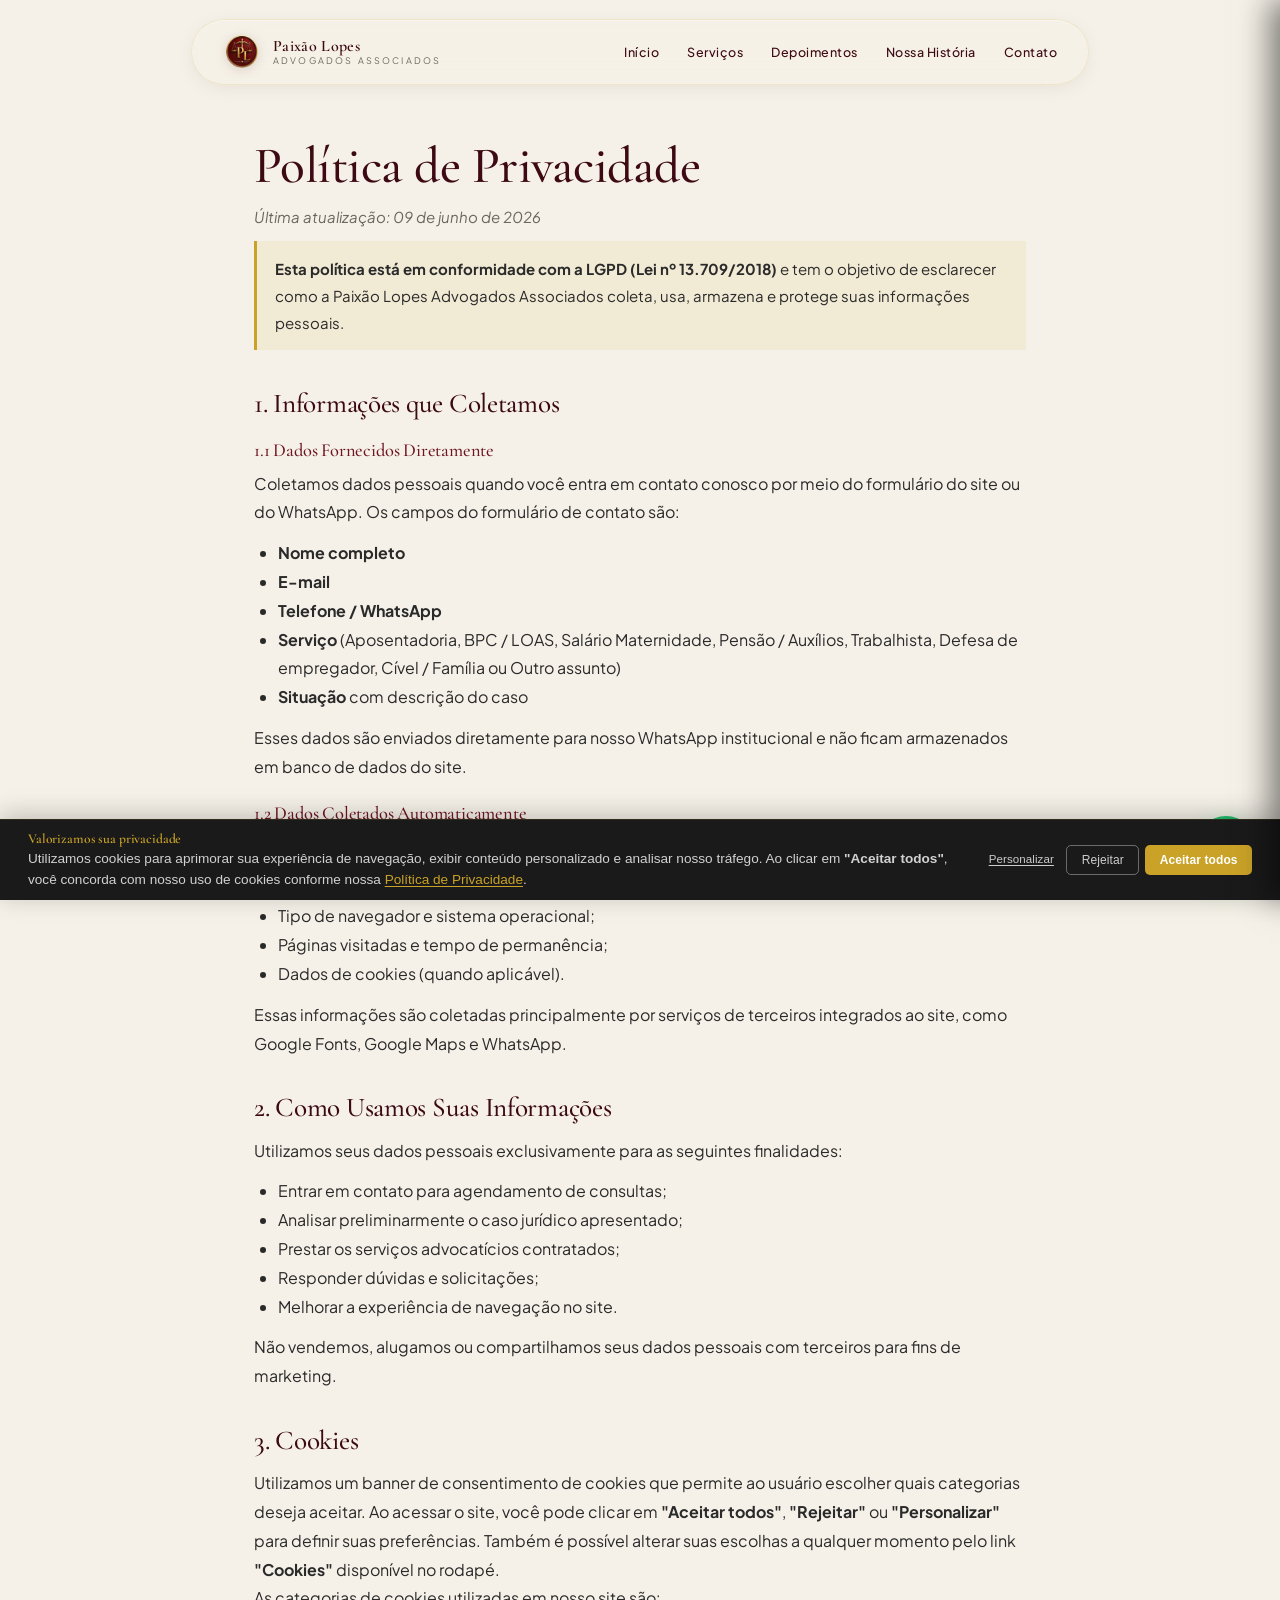
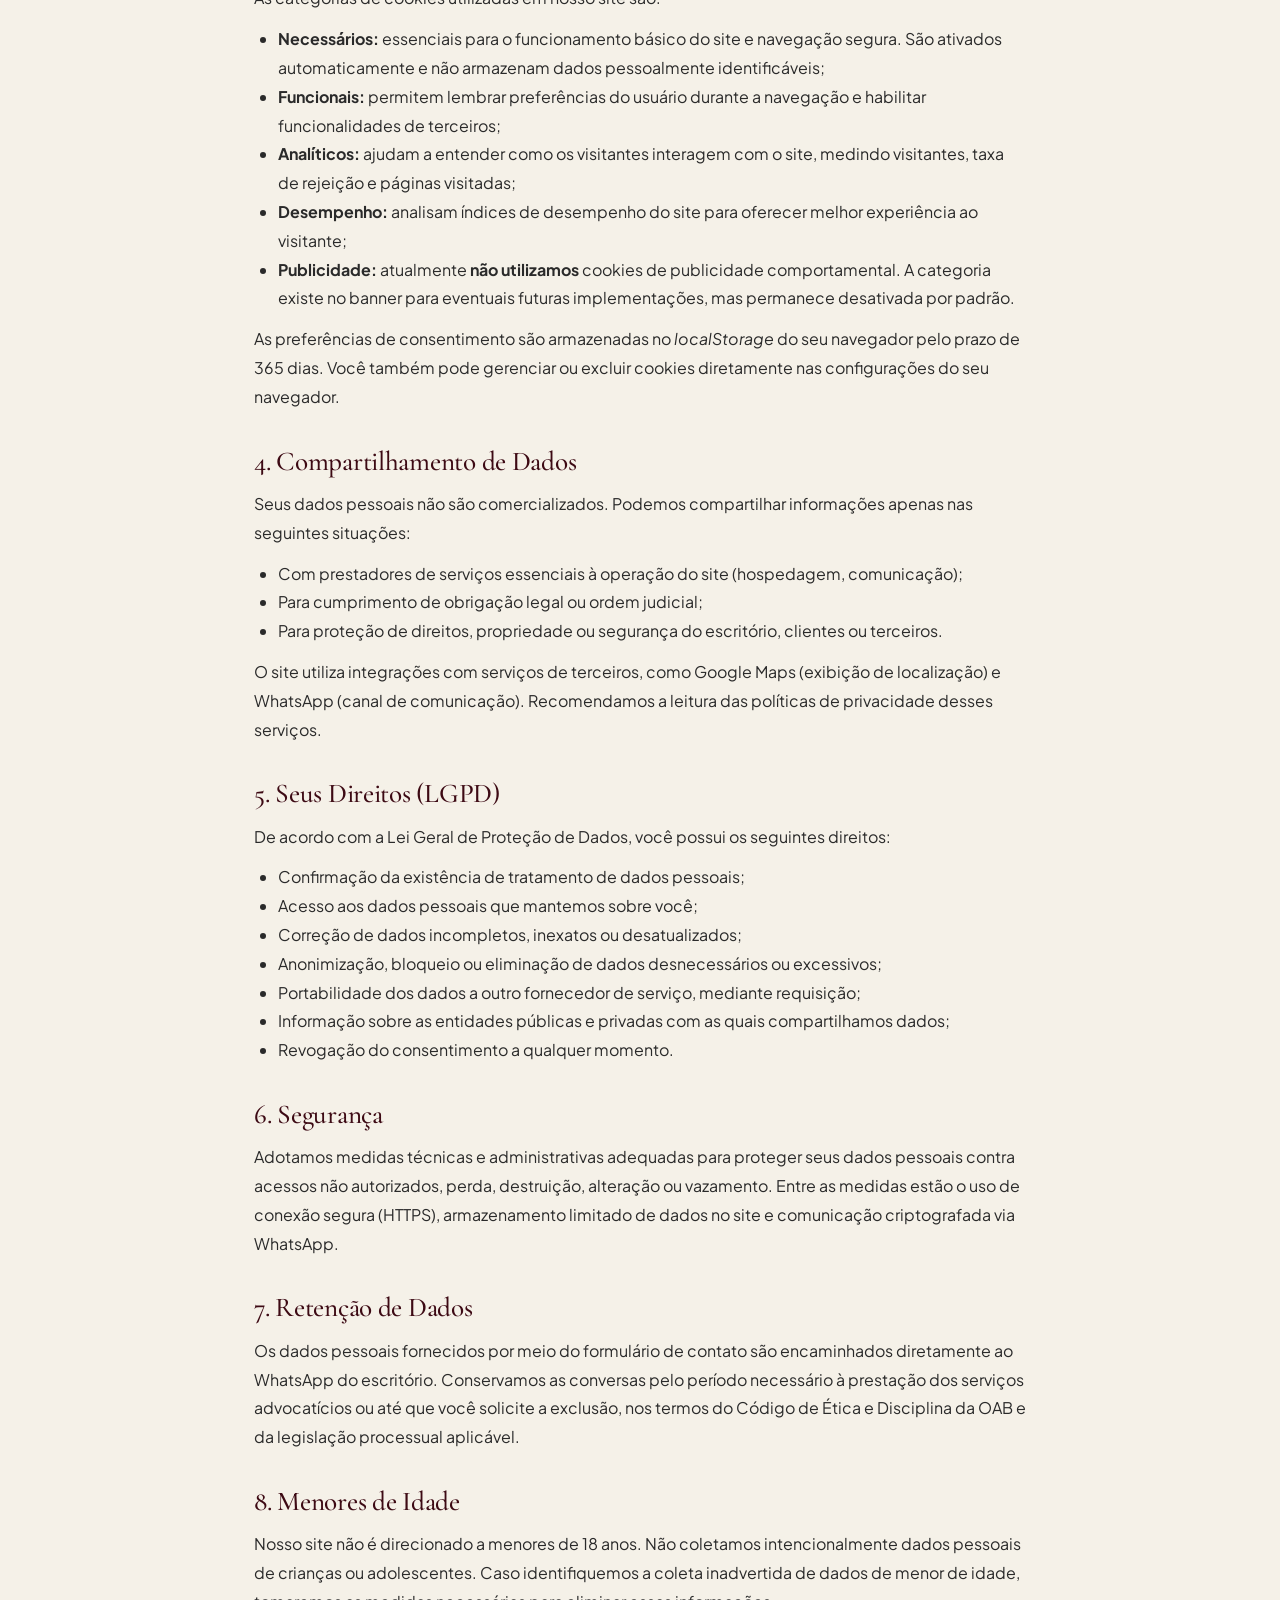
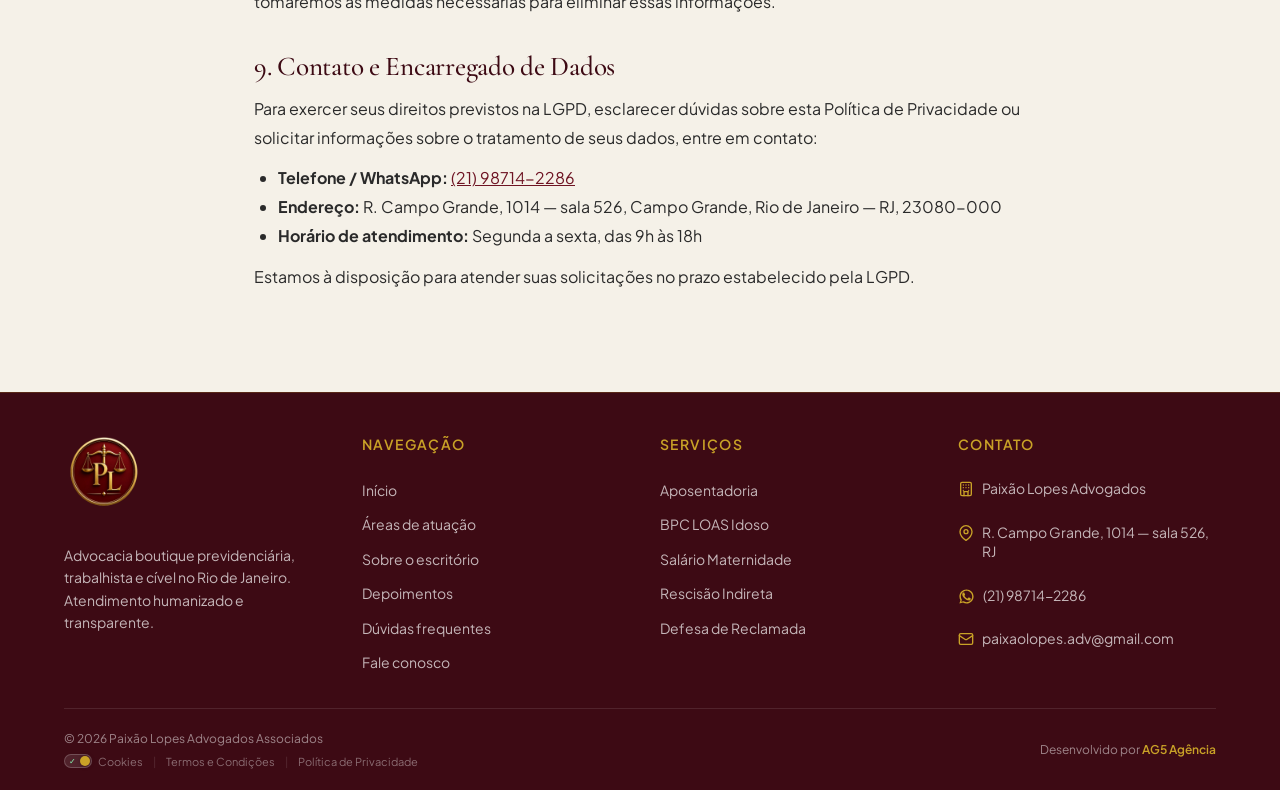
<file: politica-de-privacidade.html>
<!DOCTYPE html>
<html lang="pt-BR">
<head>
<meta charset="UTF-8" />
<meta name="viewport" content="width=device-width, initial-scale=1.0" />
<title>Política de Privacidade | Paixão Lopes Advogados Associados</title>
  <link rel="canonical" href="https://www.paixaolopesadvogados.com.br/politica-de-privacidade.html" />
  <meta name="robots" content="noindex, follow" />
<meta name="description" content="Política de Privacidade do site Paixão Lopes Advogados Associados. Conformidade com a LGPD." />
<link rel="icon" type="image/x-icon" href="assets/favicon-paixao-lopes-advogados.ico" />
<link rel="preconnect" href="https://fonts.googleapis.com" />
<link rel="preconnect" href="https://fonts.gstatic.com" crossorigin />
<link href="https://fonts.googleapis.com/css2?family=Cormorant+Garamond:ital,wght@0,300;0,400;0,500;0,600;0,700;1,300;1,400;1,500;1,600;1,700&family=Plus+Jakarta+Sans:wght@300;400;500;600;700&display=swap" rel="stylesheet" />
<link rel="stylesheet" href="style.css" />
<link rel="stylesheet" href="cookie-banner.css" />
<style>
  .legal-main { max-width: 900px; margin: 140px auto 100px; padding: 0 var(--gut); }
  .legal-main h1 { font-size: clamp(2rem, 4.4vw, 3.2rem); color: var(--bordo-escuro); margin-bottom: 12px; }
  .legal-main .last-update { font-size: 15px; color: var(--grafite-50); font-style: italic; margin-bottom: 12px; display: block; }
  .legal-main .lgpd-notice { background: rgba(201,162,39,.10); border-left: 3px solid var(--ouro); padding: 14px 18px; margin-bottom: 40px; font-size: 15px; color: var(--grafite); }
  .legal-main section { margin-bottom: 36px; }
  .legal-main h2 { font-size: clamp(1.3rem, 2.4vw, 1.7rem); color: var(--bordo-escuro); margin-bottom: 14px; }
  .legal-main h3 { font-size: 1.15rem; color: var(--bordo); margin: 22px 0 10px; }
  .legal-main p, .legal-main li { font-size: 16px; line-height: 1.8; color: var(--grafite); }
  .legal-main ul { list-style: disc; padding-left: 24px; margin: 12px 0; }
  .legal-main a { color: var(--bordo); text-decoration: underline; }
  .legal-main a:hover { color: var(--ouro); }
  @media (max-width: 760px) { .legal-main { margin-top: 120px; margin-bottom: 70px; } }
</style>
</head>
<body id="topo">

<!-- ============ NAVBAR ============ -->
<div class="nav-wrapper" id="navWrapper">
  <header class="nav scrolled" id="nav">
    <a class="nav__brand" href="index.html#topo" aria-label="Paixão Lopes — início">
      <img src="assets/logo-paixao-lopes-advogados-desktop.webp" alt="Logotipo oficial redondo da Paixão Lopes Advogados Associados com a balança da justiça e as iniciais PL" width="80" height="80" />
      <span class="nav__brand-txt">
        <b>Paixão Lopes</b>
        <span>Advogados Associados</span>
      </span>
    </a>
    <nav class="nav__links" aria-label="Navegação principal">
      <a href="index.html#inicio">Início</a>
      <a href="index.html#servicos">Serviços</a>
      <a href="index.html#depoimentos">Depoimentos</a>
      <a href="nossa-historia.html">Nossa História</a>
      <a href="index.html#contato">Contato</a>
    </nav>
    <button class="nav__burger" id="burger" aria-label="Abrir menu" aria-expanded="false">
      <span></span><span></span><span></span>
    </button>
  </header>
</div>

<!-- mobile panel -->
<div class="drawer-overlay" id="drawerOverlay"></div>
<div class="drawer" id="drawer">
  <div class="drawer__header">
    <div class="drawer__brand">
      <img src="assets/logo-paixao-lopes-advogados-mobile.webp" alt="Brasão oficial redondo da Paixão Lopes Advogados" width="38" height="38" />
      <span><b>Paixão Lopes</b></span>
    </div>
    <button class="drawer__close" id="drawerClose" aria-label="Fechar menu">
      <svg viewBox="0 0 24 24" width="24" height="24" fill="none" stroke="currentColor" stroke-width="2">
        <path d="M18 6 6 18M6 6l12 12" stroke-linecap="round" stroke-linejoin="round"/>
      </svg>
    </button>
  </div>
  <nav class="drawer__nav" aria-label="Navegação móvel">
    <a href="index.html#inicio">Início</a>
    <a href="index.html#servicos">Serviços</a>
    <a href="index.html#depoimentos">Depoimentos</a>
    <a href="nossa-historia.html">Nossa História</a>
    <a href="index.html#contato">Contato</a>
  </nav>
</div>

<main class="legal-main">
  <h1>Política de Privacidade</h1>
  <span class="last-update">Última atualização: 09 de junho de 2026</span>
  <p class="lgpd-notice"><strong>Esta política está em conformidade com a LGPD (Lei nº 13.709/2018)</strong> e tem o objetivo de esclarecer como a Paixão Lopes Advogados Associados coleta, usa, armazena e protege suas informações pessoais.</p>

  <section>
    <h2>1. Informações que Coletamos</h2>
    <h3>1.1 Dados Fornecidos Diretamente</h3>
    <p>Coletamos dados pessoais quando você entra em contato conosco por meio do formulário do site ou do WhatsApp. Os campos do formulário de contato são:</p>
    <ul>
      <li><strong>Nome completo</strong></li>
      <li><strong>E-mail</strong></li>
      <li><strong>Telefone / WhatsApp</strong></li>
      <li><strong>Serviço</strong> (Aposentadoria, BPC / LOAS, Salário Maternidade, Pensão / Auxílios, Trabalhista, Defesa de empregador, Cível / Família ou Outro assunto)</li>
      <li><strong>Situação</strong> com descrição do caso</li>
    </ul>
    <p>Esses dados são enviados diretamente para nosso WhatsApp institucional e não ficam armazenados em banco de dados do site.</p>

    <h3>1.2 Dados Coletados Automaticamente</h3>
    <p>Durante a navegação, podem ser coletados automaticamente:</p>
    <ul>
      <li>Endereço IP;</li>
      <li>Tipo de navegador e sistema operacional;</li>
      <li>Páginas visitadas e tempo de permanência;</li>
      <li>Dados de cookies (quando aplicável).</li>
    </ul>
    <p>Essas informações são coletadas principalmente por serviços de terceiros integrados ao site, como Google Fonts, Google Maps e WhatsApp.</p>
  </section>

  <section>
    <h2>2. Como Usamos Suas Informações</h2>
    <p>Utilizamos seus dados pessoais exclusivamente para as seguintes finalidades:</p>
    <ul>
      <li>Entrar em contato para agendamento de consultas;</li>
      <li>Analisar preliminarmente o caso jurídico apresentado;</li>
      <li>Prestar os serviços advocatícios contratados;</li>
      <li>Responder dúvidas e solicitações;</li>
      <li>Melhorar a experiência de navegação no site.</li>
    </ul>
    <p>Não vendemos, alugamos ou compartilhamos seus dados pessoais com terceiros para fins de marketing.</p>
  </section>

  <section>
    <h2>3. Cookies</h2>
    <p>Utilizamos um banner de consentimento de cookies que permite ao usuário escolher quais categorias deseja aceitar. Ao acessar o site, você pode clicar em <strong>"Aceitar todos"</strong>, <strong>"Rejeitar"</strong> ou <strong>"Personalizar"</strong> para definir suas preferências. Também é possível alterar suas escolhas a qualquer momento pelo link <strong>"Cookies"</strong> disponível no rodapé.</p>
    <p>As categorias de cookies utilizadas em nosso site são:</p>
    <ul>
      <li><strong>Necessários:</strong> essenciais para o funcionamento básico do site e navegação segura. São ativados automaticamente e não armazenam dados pessoalmente identificáveis;</li>
      <li><strong>Funcionais:</strong> permitem lembrar preferências do usuário durante a navegação e habilitar funcionalidades de terceiros;</li>
      <li><strong>Analíticos:</strong> ajudam a entender como os visitantes interagem com o site, medindo visitantes, taxa de rejeição e páginas visitadas;</li>
      <li><strong>Desempenho:</strong> analisam índices de desempenho do site para oferecer melhor experiência ao visitante;</li>
      <li><strong>Publicidade:</strong> atualmente <strong>não utilizamos</strong> cookies de publicidade comportamental. A categoria existe no banner para eventuais futuras implementações, mas permanece desativada por padrão.</li>
    </ul>
    <p>As preferências de consentimento são armazenadas no <em>localStorage</em> do seu navegador pelo prazo de 365 dias. Você também pode gerenciar ou excluir cookies diretamente nas configurações do seu navegador.</p>
  </section>

  <section>
    <h2>4. Compartilhamento de Dados</h2>
    <p>Seus dados pessoais não são comercializados. Podemos compartilhar informações apenas nas seguintes situações:</p>
    <ul>
      <li>Com prestadores de serviços essenciais à operação do site (hospedagem, comunicação);</li>
      <li>Para cumprimento de obrigação legal ou ordem judicial;</li>
      <li>Para proteção de direitos, propriedade ou segurança do escritório, clientes ou terceiros.</li>
    </ul>
    <p>O site utiliza integrações com serviços de terceiros, como Google Maps (exibição de localização) e WhatsApp (canal de comunicação). Recomendamos a leitura das políticas de privacidade desses serviços.</p>
  </section>

  <section>
    <h2>5. Seus Direitos (LGPD)</h2>
    <p>De acordo com a Lei Geral de Proteção de Dados, você possui os seguintes direitos:</p>
    <ul>
      <li>Confirmação da existência de tratamento de dados pessoais;</li>
      <li>Acesso aos dados pessoais que mantemos sobre você;</li>
      <li>Correção de dados incompletos, inexatos ou desatualizados;</li>
      <li>Anonimização, bloqueio ou eliminação de dados desnecessários ou excessivos;</li>
      <li>Portabilidade dos dados a outro fornecedor de serviço, mediante requisição;</li>
      <li>Informação sobre as entidades públicas e privadas com as quais compartilhamos dados;</li>
      <li>Revogação do consentimento a qualquer momento.</li>
    </ul>
  </section>

  <section>
    <h2>6. Segurança</h2>
    <p>Adotamos medidas técnicas e administrativas adequadas para proteger seus dados pessoais contra acessos não autorizados, perda, destruição, alteração ou vazamento. Entre as medidas estão o uso de conexão segura (HTTPS), armazenamento limitado de dados no site e comunicação criptografada via WhatsApp.</p>
  </section>

  <section>
    <h2>7. Retenção de Dados</h2>
    <p>Os dados pessoais fornecidos por meio do formulário de contato são encaminhados diretamente ao WhatsApp do escritório. Conservamos as conversas pelo período necessário à prestação dos serviços advocatícios ou até que você solicite a exclusão, nos termos do Código de Ética e Disciplina da OAB e da legislação processual aplicável.</p>
  </section>

  <section>
    <h2>8. Menores de Idade</h2>
    <p>Nosso site não é direcionado a menores de 18 anos. Não coletamos intencionalmente dados pessoais de crianças ou adolescentes. Caso identifiquemos a coleta inadvertida de dados de menor de idade, tomaremos as medidas necessárias para eliminar essas informações.</p>
  </section>

  <section>
    <h2>9. Contato e Encarregado de Dados</h2>
    <p>Para exercer seus direitos previstos na LGPD, esclarecer dúvidas sobre esta Política de Privacidade ou solicitar informações sobre o tratamento de seus dados, entre em contato:</p>
    <ul>
      <li><strong>Telefone / WhatsApp:</strong> <a href="tel:+5521987142286">(21) 98714-2286</a></li>
      <li><strong>Endereço:</strong> R. Campo Grande, 1014 — sala 526, Campo Grande, Rio de Janeiro — RJ, 23080-000</li>
      <li><strong>Horário de atendimento:</strong> Segunda a sexta, das 9h às 18h</li>
    </ul>
    <p>Estamos à disposição para atender suas solicitações no prazo estabelecido pela LGPD.</p>
  </section>
</main>

<!-- ============ RODAPÉ ============ -->
<footer class="foot" id="rodape">
  <div class="wrap">
    <div class="foot__top">
      <!-- Coluna 1 — Marca -->
      <div class="foot__about">
        <a class="foot__brand" href="https://share.google/LCn8cSXzbrbcLTiIs" target="_blank" rel="noopener noreferrer">
          <img src="assets/logo-paixao-lopes-advogados-desktop.webp" alt="Logotipo oficial redondo da Paixão Lopes Advogados Associados" width="80" height="80" />
        </a>
        <p>Advocacia boutique previdenciária, trabalhista e cível no Rio de Janeiro. Atendimento humanizado e transparente.</p>
      </div>

      <!-- Coluna 2 — Links Rápidos (Navegação) -->
      <div class="foot__col">
        <h4>Navegação</h4>
        <ul>
          <li><a href="index.html#inicio" aria-label="Início — topo da página">Início</a></li>
          <li><a href="index.html#servicos" aria-label="Áreas de atuação — serviços jurídicos">Áreas de atuação</a></li>
          <li><a href="index.html#sobre" aria-label="Sobre o escritório — história e equipe">Sobre o escritório</a></li>
          <li><a href="index.html#depoimentos" aria-label="Depoimentos — avaliações de clientes">Depoimentos</a></li>
          <li><a href="index.html#faq" aria-label="Dúvidas frequentes — FAQ">Dúvidas frequentes</a></li>
          <li><a href="index.html#contato" aria-label="Fale conosco — formulário de contato">Fale conosco</a></li>
        </ul>
      </div>

      <!-- Coluna 3 — Serviços Principais -->
      <div class="foot__col">
        <h4>Serviços</h4>
        <ul>
          <li><a href="index.html#servicos" aria-label="Serviço — Aposentadoria">Aposentadoria</a></li>
          <li><a href="index.html#servicos" aria-label="Serviço — BPC LOAS Idoso">BPC LOAS Idoso</a></li>
          <li><a href="index.html#servicos" aria-label="Serviço — Salário Maternidade">Salário Maternidade</a></li>
          <li><a href="index.html#servicos" aria-label="Serviço — Rescisão Indireta">Rescisão Indireta</a></li>
          <li><a href="index.html#servicos" aria-label="Serviço — Defesa de Reclamada">Defesa de Reclamada</a></li>
        </ul>
      </div>

      <!-- Coluna 4 — Contato -->
      <div class="foot__col">
        <h4>Contato</h4>
        <ul class="foot__contact">
          <li>
            <a href="https://share.google/LCn8cSXzbrbcLTiIs" target="_blank" rel="noopener noreferrer">
              <svg viewBox="0 0 24 24" width="16" height="16" fill="none" stroke="currentColor" stroke-width="2" stroke-linecap="round" stroke-linejoin="round" aria-hidden="true" style="width:16px; height:16px; margin-top:2px;">
                <rect x="4" y="2" width="16" height="20" rx="2" ry="2"/>
                <line x1="9" y1="22" x2="9" y2="16"/>
                <line x1="15" y1="22" x2="15" y2="16"/>
                <line x1="9" y1="16" x2="15" y2="16"/>
                <path d="M8 6h.01M16 6h.01M8 10h.01M16 10h.01M12 6h.01M12 10h.01M8 14h.01M16 14h.01"/>
              </svg>
              Paixão Lopes Advogados
            </a>
          </li>
          <li>
            <a href="https://www.google.com/maps/dir//Paix%C3%A3o+Lopes+Advogados+Associados+-+R.+Campo+Grande,+1014+-+sala+526+-+Campo+Grande,+Rio+de+Janeiro+-+RJ,+23080-000/@-22.9015764,-43.5594576,18z" target="_blank" rel="noopener noreferrer">
              <svg viewBox="0 0 24 24" width="16" height="16" fill="none" stroke="currentColor" stroke-width="2" stroke-linecap="round" stroke-linejoin="round" aria-hidden="true" style="width:16px; height:16px; margin-top:2px;">
                <path d="M21 10c0 7-9 13-9 13s-9-6-9-13a9 9 0 0 1 18 0z"/>
                <circle cx="12" cy="10" r="3"/>
              </svg>
              R. Campo Grande, 1014 — sala 526, RJ
            </a>
          </li>
          <li>
            <a href="https://wa.me/5521987142286?text=Ol%C3%A1%2C%20vim%20atrav%C3%A9s%20do%20site%20e%20gostaria%20de%20tirar%20uma%20d%C3%BAvida%20sobre%20a%20pol%C3%ADtica%20de%20privacidade." target="_blank" rel="noopener noreferrer">
              <svg viewBox="0 0 24 24" width="17" height="17" fill="currentColor" aria-hidden="true" style="width:17px; height:17px; margin-top:2px; flex-shrink:0;">
                <path d="M17.472 14.382c-.297-.149-1.758-.867-2.03-.967-.273-.099-.471-.148-.67.15-.197.297-.767.966-.94 1.164-.173.199-.347.223-.644.075-.297-.15-1.255-.463-2.39-1.475-.883-.788-1.48-1.761-1.653-2.059-.173-.297-.018-.458.13-.606.134-.133.298-.347.446-.52.149-.174.198-.298.298-.497.099-.198.05-.371-.025-.52-.075-.149-.669-1.612-.916-2.207-.242-.579-.487-.5-.669-.51-.173-.008-.371-.01-.57-.01-.198 0-.52.074-.792.372-.272.297-1.04 1.016-1.04 2.479 0 1.462 1.065 2.875 1.213 3.074.149.198 2.096 3.2 5.077 4.487.709.306 1.262.489 1.694.625.712.227 1.36.195 1.871.118.571-.085 1.758-.719 2.006-1.413.248-.694.248-1.289.173-1.413-.074-.124-.272-.198-.57-.347z"/>
                <path d="M12 2C6.477 2 2 6.477 2 12c0 1.89.525 3.66 1.438 5.168L2 22l4.978-1.406A9.954 9.954 0 0 0 12 22c5.523 0 10-4.477 10-10S17.523 2 12 2zm0 18a7.952 7.952 0 0 1-4.099-1.136l-.293-.174-3.035.857.86-3.017-.192-.31A7.948 7.948 0 0 1 4 12c0-4.411 3.589-8 8-8s8 3.589 8 8-3.589 8-8 8z"/>
              </svg>
              (21) 98714-2286
            </a>
          </li>
          <li>
            <a href="mailto:paixaolopes.adv@gmail.com">
              <svg viewBox="0 0 24 24" width="16" height="16" fill="none" stroke="currentColor" stroke-width="2" stroke-linecap="round" stroke-linejoin="round" aria-hidden="true" style="width:16px; height:16px; margin-top:2px;">
                <rect x="2" y="4" width="20" height="16" rx="2"/>
                <path d="m22 7-8.97 5.7a1.94 1.94 0 0 1-2.06 0L2 7"/>
              </svg>
              paixaolopes.adv@gmail.com
            </a>
          </li>
        </ul>
      </div>
    </div>

    <!-- Separador -->
    <div class="foot__divider"></div>

    <!-- Seção de créditos inferior -->
    <div class="foot__bottom">
      <div class="foot__bottom-left">
        <span class="foot__copy">© 2026 Paixão Lopes Advogados Associados</span>
        <div class="foot__legal-links">
          <a href="#" id="ck-prefs-link" style="text-decoration:none; color:inherit; display:inline-flex; align-items:center; gap:6px;">
            <span id="cookie-toggle" style="display:inline-flex; align-items:center; width:28px; height:14px; background:rgba(255,255,255,0.1); border-radius:10px; padding:2px; border:1px solid rgba(255,255,255,0.2); position:relative; font-size:8px; font-weight:bold;">
              <span style="color:#86EFAC; margin-left:2px;">✓</span>
              <span style="color:#FCA5A5; margin-left:auto; margin-right:2px;">✕</span>
              <span id="cookie-toggle-dot" style="position:absolute; left:15px; width:10px; height:10px; background:#C9A227; border-radius:50%; box-shadow:0 0 5px rgba(0,0,0,0.3); transition:left 0.2s ease, background 0.2s ease;"></span>
            </span>
            Cookies
          </a>
          <span class="sep">|</span>
          <a href="termos-e-condicoes.html">Termos e Condições</a>
          <span class="sep">|</span>
          <a href="politica-de-privacidade.html">Política de Privacidade</a>
        </div>
      </div>
      <div class="foot__bottom-right">
        <span>Desenvolvido por <a href="https://www.ag5agencia.com.br" target="_blank" rel="noopener noreferrer">AG5 Agência</a></span>
      </div>
    </div>
  </div>
</footer>

<!-- ============ OVERLAY & DRAWER MOBILE (já incluído acima) ============ -->

<!-- ========== BANNER DE ACEITE ========== -->
<div id="ck-banner" class="ck-banner" role="dialog" aria-modal="true" aria-label="Aviso de cookies" aria-live="polite" aria-hidden="true">
    <div class="ck-banner__inner">
        <div class="ck-banner__content">
            <h2 class="ck-banner__title">Valorizamos sua privacidade</h2>
            <p class="ck-banner__text">
                Utilizamos cookies para aprimorar sua experiência de navegação, exibir conteúdo
                personalizado e analisar nosso tráfego. Ao clicar em <strong>"Aceitar todos"</strong>,
                você concorda com nosso uso de cookies conforme nossa
                <a href="politica-de-privacidade.html" class="ck-banner__link">Política de Privacidade</a>.
            </p>
        </div>
        <div class="ck-banner__actions">
            <button id="ck-customize" class="ck-btn ck-btn--ghost">Personalizar</button>
            <button id="ck-reject" class="ck-btn ck-btn--outline">Rejeitar</button>
            <button id="ck-accept-all" class="ck-btn ck-btn--primary">Aceitar todos</button>
        </div>
    </div>
</div>

<!-- ========== MODAL DE PERSONALIZAÇÃO ========== -->
<div id="ck-modal" class="ck-modal" role="dialog" aria-modal="true" aria-label="Personalizar preferências de cookies" aria-hidden="true">
    <div class="ck-modal__overlay" id="ck-modal-overlay"></div>
    <div class="ck-modal__box">
        <div class="ck-modal__header">
            <h2 class="ck-modal__title">Personalizar preferências de consentimento</h2>
            <button class="ck-modal__close" id="ck-modal-close" aria-label="Fechar modal">
                <svg width="18" height="18" viewBox="0 0 24 24" fill="none" aria-hidden="true">
                    <path d="M18 6L6 18M6 6l12 12" stroke="currentColor" stroke-width="2" stroke-linecap="round" stroke-linejoin="round" />
                </svg>
            </button>
        </div>
        <div class="ck-modal__body">
            <p class="ck-modal__intro">
                Utilizamos cookies para ajudar você a navegar com eficiência e executar certas funções.
                Os cookies classificados como <strong>"Necessário"</strong> são essenciais para o
                funcionamento básico do site e não podem ser desativados.
            </p>
            <div class="ck-category"><div class="ck-category__header"><div class="ck-category__info"><h3 class="ck-category__name">Necessário</h3><p class="ck-category__desc">Essenciais para o funcionamento do site. Não armazenam dados pessoalmente identificáveis.</p></div><span class="ck-category__badge">Sempre ativo</span></div></div>
            <div class="ck-category"><div class="ck-category__header"><div class="ck-category__info"><h3 class="ck-category__name">Funcional</h3><p class="ck-category__desc">Ajudam a executar funcionalidades como compartilhamento em mídia social e recursos de terceiros.</p></div><label class="ck-toggle" aria-label="Ativar cookies funcionais"><input type="checkbox" id="ck-functional" name="functional"><span class="ck-toggle__slider"></span></label></div></div>
            <div class="ck-category"><div class="ck-category__header"><div class="ck-category__info"><h3 class="ck-category__name">Analítico</h3><p class="ck-category__desc">Usados para entender como os visitantes interagem com o site.</p></div><label class="ck-toggle" aria-label="Ativar cookies analíticos"><input type="checkbox" id="ck-analytics" name="analytics"><span class="ck-toggle__slider"></span></label></div></div>
            <div class="ck-category"><div class="ck-category__header"><div class="ck-category__info"><h3 class="ck-category__name">Desempenho</h3><p class="ck-category__desc">Analisam índices de desempenho do site para oferecer melhor experiência ao visitante.</p></div><label class="ck-toggle" aria-label="Ativar cookies de desempenho"><input type="checkbox" id="ck-performance" name="performance"><span class="ck-toggle__slider"></span></label></div></div>
            <div class="ck-category"><div class="ck-category__header"><div class="ck-category__info"><h3 class="ck-category__name">Publicidade</h3><p class="ck-category__desc">Entregam anúncios personalizados com base nas páginas visitadas anteriormente.</p></div><label class="ck-toggle" aria-label="Ativar cookies de publicidade"><input type="checkbox" id="ck-advertising" name="advertising"><span class="ck-toggle__slider"></span></label></div></div>
        </div>
        <div class="ck-modal__footer">
            <button id="ck-modal-reject" class="ck-btn ck-btn--outline">Rejeitar</button>
            <button id="ck-modal-save" class="ck-btn ck-btn--ghost">Salvar Preferências</button>
            <button id="ck-modal-accept-all" class="ck-btn ck-btn--primary">Aceitar todos</button>
        </div>
    </div>
</div>
<button id="ck-prefs-btn" class="ck-prefs-btn" aria-label="Preferências de cookies" style="display:none;">Cookies</button>

<!-- WhatsApp Premium Experience -->
<div class="wa-premium-container">
    <!-- Balão de Mensagem Glassmorphism -->
    <div id="wa-message-bubble" class="wa-bubble">
        <button class="wa-close" id="wa-close-btn" aria-label="Fechar">
            <svg viewBox="0 0 24 24" width="14" height="14" fill="none" stroke="currentColor" stroke-width="2" stroke-linecap="round" stroke-linejoin="round"><path d="M18 6 6 18M6 6l12 12"/></svg>
        </button>

        <div class="wa-content">
            <div class="wa-header">
                <div class="wa-avatar-wrapper">
                    <img src="assets/logo-paixao-lopes-advogados-mobile.webp" alt="Brasão oficial redondo da Paixão Lopes Advogados Associados" class="wa-avatar" width="48" height="48" loading="lazy">
                </div>
                <div class="wa-info">
                    <span class="wa-name">Paixão Lopes</span>
                </div>
            </div>

            <!-- Estado de Digitação -->
            <div id="wa-typing" class="wa-typing">
                <span></span><span></span><span></span>
            </div>

            <!-- Mensagem Real (Escondida inicialmente) -->
            <div id="wa-real-message" class="wa-message-text" style="display: none;">
                <p>Olá! Estamos à disposição para esclarecer suas dúvidas. <strong>Atendimento humanizado.</strong></p>
            </div>
        </div>
    </div>

    <!-- Botão Flutuante Redondo -->
    <a href="https://wa.me/5521987142286?text=Ol%C3%A1%2C%20vim%20atrav%C3%A9s%20do%20site%20e%20gostaria%20de%20tirar%20uma%20d%C3%BAvida%20sobre%20a%20pol%C3%ADtica%20de%20privacidade." class="wa-float-btn" target="_blank" rel="noopener noreferrer" id="wa-main-btn" role="button" aria-label="Falar pelo WhatsApp — Dra. Márcia Paixão">
        <svg viewBox="0 0 24 24" width="30" height="30" fill="currentColor">
            <path d="M17.472 14.382c-.297-.149-1.758-.867-2.03-.967-.273-.099-.471-.148-.67.15-.197.297-.767.966-.94 1.164-.173.199-.347.223-.644.075-.297-.15-1.255-.463-2.39-1.475-.883-.788-1.48-1.761-1.653-2.059-.173-.297-.018-.458.13-.606.134-.133.298-.347.446-.52.149-.174.198-.298.298-.497.099-.198.05-.371-.025-.52-.075-.149-.669-1.612-.916-2.207-.242-.579-.487-.5-.669-.51-.173-.008-.371-.01-.57-.01-.198 0-.52.074-.792.372-.272.297-1.04 1.016-1.04 2.479 0 1.462 1.065 2.875 1.213 3.074.149.198 2.096 3.2 5.077 4.487.709.306 1.262.489 1.694.625.712.227 1.36.195 1.871.118.571-.085 1.758-.719 2.006-1.413.248-.694.248-1.289.173-1.413-.074-.124-.272-.198-.57-.347m-5.421 7.403h-.004a9.87 9.87 0 01-5.031-1.378l-.361-.214-3.741.982.998-3.648-.235-.374a9.86 9.86 0 01-1.51-5.26c.001-5.45 4.436-9.884 9.888-9.884 2.64 0 5.122 1.03 6.988 2.898a9.825 9.825 0 012.893 6.994c-.003 5.45-4.437 9.884-9.885 9.884m8.413-18.297A11.815 11.815 0 0012.05 0C5.495 0 .16 5.335.157 11.892c0 2.096.547 4.13 1.588 5.929L0 24l6.335-1.652a11.78 11.78 0 005.715 1.47h.004c6.554 0 11.89-5.335 11.893-11.893a11.821 11.821 0 00-3.48-8.413"/>
        </svg>
        <span class="wa-badge" id="wa-notification" aria-hidden="true">1</span>
    </a>
</div>

<script src="cookie-banner.js" defer></script>
<script src="script.js" defer></script>
</body>
</html>
</file>
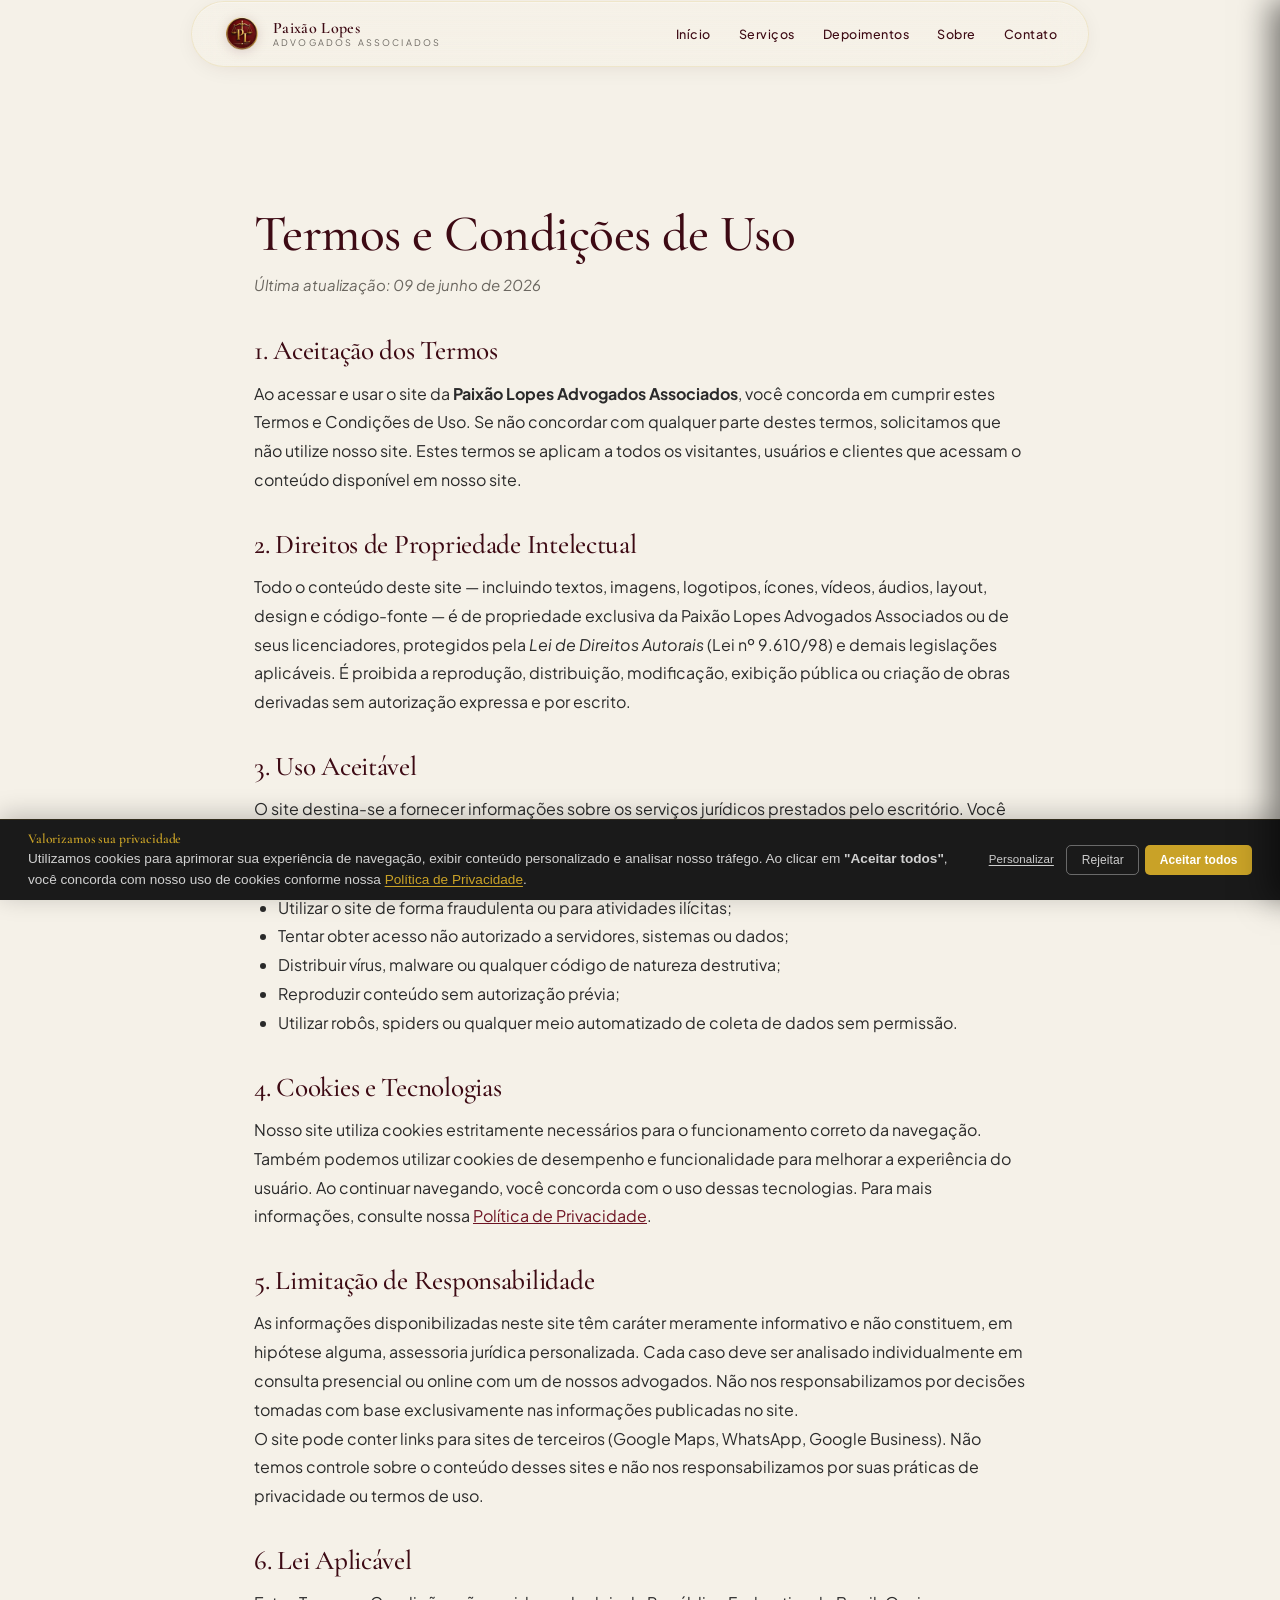
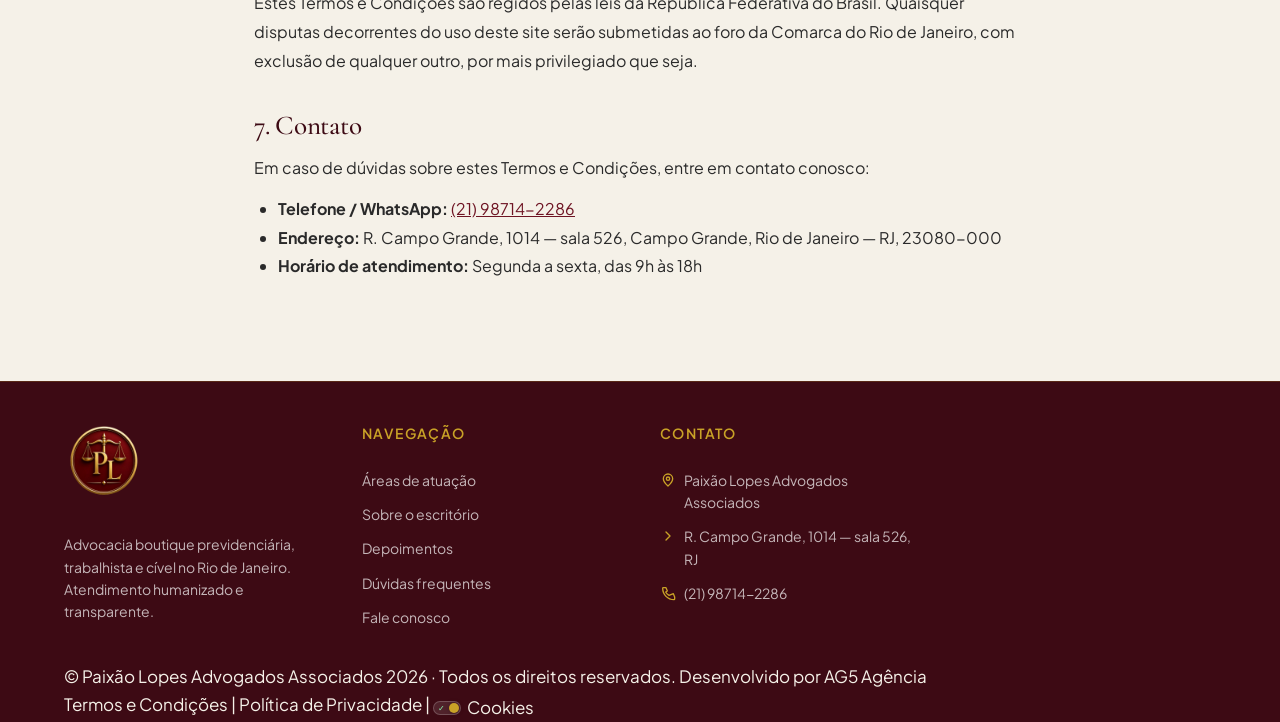
<file: termos-e-condicoes.html>
<!DOCTYPE html>
<html lang="pt-BR">
<head>
<meta charset="UTF-8" />
<meta name="viewport" content="width=device-width, initial-scale=1.0" />
<title>Termos e Condições | Paixão Lopes Advogados Associados</title>
  <link rel="canonical" href="https://www.paixaolopesadvogados.com.br/termos-e-condicoes.html" />
  <meta name="robots" content="noindex, follow" />
<meta name="description" content="Termos e Condições de Uso do site Paixão Lopes Advogados Associados." />
<link rel="icon" type="image/x-icon" href="assets/favicon-paixao-lopes-advogados.ico" />
<link rel="preconnect" href="https://fonts.googleapis.com" />
<link rel="preconnect" href="https://fonts.gstatic.com" crossorigin />
<link href="https://fonts.googleapis.com/css2?family=Cormorant+Garamond:ital,wght@0,300;0,400;0,500;0,600;0,700;1,300;1,400;1,500;1,600;1,700&family=Plus+Jakarta+Sans:wght@300;400;500;600;700&display=swap" rel="stylesheet" />
<link rel="stylesheet" href="style.css" />
<link rel="stylesheet" href="cookie-banner.css" />
<style>
  .legal-main { max-width: 900px; margin: 140px auto 100px; padding: 0 var(--gut); }
  .legal-main h1 { font-size: clamp(2rem, 4.4vw, 3.2rem); color: var(--bordo-escuro); margin-bottom: 12px; }
  .legal-main .last-update { font-size: 15px; color: var(--grafite-50); font-style: italic; margin-bottom: 40px; display: block; }
  .legal-main section { margin-bottom: 36px; }
  .legal-main h2 { font-size: clamp(1.3rem, 2.4vw, 1.7rem); color: var(--bordo-escuro); margin-bottom: 14px; }
  .legal-main h3 { font-size: 1.15rem; color: var(--bordo); margin: 22px 0 10px; }
  .legal-main p, .legal-main li { font-size: 16px; line-height: 1.8; color: var(--grafite); }
  .legal-main ul { list-style: disc; padding-left: 24px; margin: 12px 0; }
  .legal-main a { color: var(--bordo); text-decoration: underline; }
  .legal-main a:hover { color: var(--ouro); }
  @media (max-width: 760px) { .legal-main { margin-top: 120px; margin-bottom: 70px; } }
</style>
</head>
<body id="topo">

<!-- ============ NAVBAR ============ -->
<header class="nav scrolled" id="nav">
  <a class="nav__brand" href="index.html#topo" aria-label="Paixão Lopes — início">
    <img src="assets/logo-paixao-lopes-advogados-desktop.webp" alt="Logotipo oficial redondo da Paixão Lopes Advogados Associados com a balança da justiça e as iniciais PL" />
    <span class="nav__brand-txt">
      <b>Paixão Lopes</b>
      <span>Advogados Associados</span>
    </span>
  </a>
  <nav class="nav__links" aria-label="Navegação principal">
    <a href="index.html#inicio">Início</a>
    <a href="index.html#servicos">Serviços</a>
    <a href="index.html#depoimentos">Depoimentos</a>
    <a href="index.html#sobre">Sobre</a>
    <a href="index.html#contato">Contato</a>
  </nav>
  <button class="nav__burger" id="burger" aria-label="Abrir menu" aria-expanded="false">
    <span></span><span></span><span></span>
  </button>
</header>

<!-- mobile panel -->
<div class="drawer-overlay" id="drawerOverlay"></div>
<div class="drawer" id="drawer">
  <div class="drawer__header">
    <div class="drawer__brand">
      <img src="assets/logo-paixao-lopes-advogados-mobile.webp" alt="Brasão oficial redondo da Paixão Lopes Advogados" />
      <span><b>Paixão Lopes</b></span>
    </div>
    <button class="drawer__close" id="drawerClose" aria-label="Fechar menu">
      <svg viewBox="0 0 24 24" width="24" height="24" fill="none" stroke="currentColor" stroke-width="2">
        <path d="M18 6 6 18M6 6l12 12" stroke-linecap="round" stroke-linejoin="round"/>
      </svg>
    </button>
  </div>
  <nav class="drawer__nav" aria-label="Navegação móvel">
    <a href="index.html#inicio">Início</a>
    <a href="index.html#servicos">Serviços</a>
    <a href="index.html#depoimentos">Depoimentos</a>
    <a href="index.html#sobre">Sobre</a>
    <a href="index.html#contato">Contato</a>
  </nav>
</div>

<main class="legal-main">
  <h1>Termos e Condições de Uso</h1>
  <span class="last-update">Última atualização: 09 de junho de 2026</span>

  <section>
    <h2>1. Aceitação dos Termos</h2>
    <p>Ao acessar e usar o site da <strong>Paixão Lopes Advogados Associados</strong>, você concorda em cumprir estes Termos e Condições de Uso. Se não concordar com qualquer parte destes termos, solicitamos que não utilize nosso site. Estes termos se aplicam a todos os visitantes, usuários e clientes que acessam o conteúdo disponível em nosso site.</p>
  </section>

  <section>
    <h2>2. Direitos de Propriedade Intelectual</h2>
    <p>Todo o conteúdo deste site — incluindo textos, imagens, logotipos, ícones, vídeos, áudios, layout, design e código-fonte — é de propriedade exclusiva da Paixão Lopes Advogados Associados ou de seus licenciadores, protegidos pela <em>Lei de Direitos Autorais</em> (Lei nº 9.610/98) e demais legislações aplicáveis. É proibida a reprodução, distribuição, modificação, exibição pública ou criação de obras derivadas sem autorização expressa e por escrito.</p>
  </section>

  <section>
    <h2>3. Uso Aceitável</h2>
    <p>O site destina-se a fornecer informações sobre os serviços jurídicos prestados pelo escritório. Você concorda em usar o site apenas para fins lícitos e de maneira que não infrinja os direitos de terceiros, nem restrinja ou iniba o uso do site por qualquer outra pessoa. É expressamente proibido:</p>
    <ul>
      <li>Utilizar o site de forma fraudulenta ou para atividades ilícitas;</li>
      <li>Tentar obter acesso não autorizado a servidores, sistemas ou dados;</li>
      <li>Distribuir vírus, malware ou qualquer código de natureza destrutiva;</li>
      <li>Reproduzir conteúdo sem autorização prévia;</li>
      <li>Utilizar robôs, spiders ou qualquer meio automatizado de coleta de dados sem permissão.</li>
    </ul>
  </section>

  <section>
    <h2>4. Cookies e Tecnologias</h2>
    <p>Nosso site utiliza cookies estritamente necessários para o funcionamento correto da navegação. Também podemos utilizar cookies de desempenho e funcionalidade para melhorar a experiência do usuário. Ao continuar navegando, você concorda com o uso dessas tecnologias. Para mais informações, consulte nossa <a href="politica-de-privacidade.html">Política de Privacidade</a>.</p>
  </section>

  <section>
    <h2>5. Limitação de Responsabilidade</h2>
    <p>As informações disponibilizadas neste site têm caráter meramente informativo e não constituem, em hipótese alguma, assessoria jurídica personalizada. Cada caso deve ser analisado individualmente em consulta presencial ou online com um de nossos advogados. Não nos responsabilizamos por decisões tomadas com base exclusivamente nas informações publicadas no site.</p>
    <p>O site pode conter links para sites de terceiros (Google Maps, WhatsApp, Google Business). Não temos controle sobre o conteúdo desses sites e não nos responsabilizamos por suas práticas de privacidade ou termos de uso.</p>
  </section>

  <section>
    <h2>6. Lei Aplicável</h2>
    <p>Estes Termos e Condições são regidos pelas leis da República Federativa do Brasil. Quaisquer disputas decorrentes do uso deste site serão submetidas ao foro da Comarca do Rio de Janeiro, com exclusão de qualquer outro, por mais privilegiado que seja.</p>
  </section>

  <section>
    <h2>7. Contato</h2>
    <p>Em caso de dúvidas sobre estes Termos e Condições, entre em contato conosco:</p>
    <ul>
      <li><strong>Telefone / WhatsApp:</strong> <a href="tel:+5521987142286">(21) 98714-2286</a></li>
      <li><strong>Endereço:</strong> R. Campo Grande, 1014 — sala 526, Campo Grande, Rio de Janeiro — RJ, 23080-000</li>
      <li><strong>Horário de atendimento:</strong> Segunda a sexta, das 9h às 18h</li>
    </ul>
  </section>
</main>

<!-- ============ RODAPÉ ============ -->
<footer class="foot" id="rodape">
  <div class="wrap">
    <div class="foot__top">
      <div class="foot__about">
        <a class="foot__brand" href="https://share.google/LCn8cSXzbrbcLTiIs" target="_blank" rel="noopener">
          <img src="assets/logo-paixao-lopes-advogados-desktop.webp" alt="Logotipo oficial redondo da Paixão Lopes Advogados Associados" />
        </a>
        <p>Advocacia boutique previdenciária, trabalhista e cível no Rio de Janeiro. Atendimento humanizado e transparente.</p>
      </div>
      <div class="foot__col">
        <h4>Navegação</h4>
        <ul>
          <li><a href="index.html#servicos">Áreas de atuação</a></li>
          <li><a href="index.html#sobre">Sobre o escritório</a></li>
          <li><a href="index.html#depoimentos">Depoimentos</a></li>
          <li><a href="index.html#faq">Dúvidas frequentes</a></li>
          <li><a href="index.html#contato">Fale conosco</a></li>
        </ul>
      </div>
      <div class="foot__col">
        <h4>Contato</h4>
        <ul>
          <li><a href="https://share.google/LCn8cSXzbrbcLTiIs" target="_blank" rel="noopener">
            <svg viewBox="0 0 24 24" fill="none" stroke="currentColor" stroke-width="2"><path d="M12 21s-7-6.4-7-11a7 7 0 0 1 14 0c0 4.6-7 11-7 11z" stroke-linejoin="round"/><circle cx="12" cy="10" r="2.5"/></svg>
            Paixão Lopes Advogados Associados</a></li>
          <li><a href="https://www.google.com/maps/dir//Paix%C3%A3o+Lopes+Advogados+Associados+-+R.+Campo+Grande,+1014+-+sala+526+-+Campo+Grande,+Rio+de+Janeiro+-+RJ,+23080-000/@-22.9015764,-43.5594576,18z" target="_blank" rel="noopener">
            <svg viewBox="0 0 24 24" fill="none" stroke="currentColor" stroke-width="2"><path d="M9 18l6-6-6-6" stroke-linecap="round" stroke-linejoin="round"/></svg>
            R. Campo Grande, 1014 — sala 526, RJ</a></li>
          <li><a href="https://wa.me/5521987142286?text=Ol%C3%A1%2C%20vim%20atrav%C3%A9s%20do%20site%20e%20gostaria%20de%20tirar%20uma%20d%C3%BAvida%20sobre%20os%20termos%20e%20condi%C3%A7%C3%B5es." target="_blank" rel="noopener">
            <svg viewBox="0 0 24 24" fill="none" stroke="currentColor" stroke-width="2"><path d="M5 4h4l2 5-2.5 1.5a11 11 0 0 0 5 5L20 13l2 5v3a1 1 0 0 1-1 1A17 17 0 0 1 4 5a1 1 0 0 1 1-1z" stroke-linejoin="round"/></svg>
            (21) 98714-2286</a></li>
        </ul>
      </div>
    </div>
    <div class="foot__credits">
      <span>© Paixão Lopes Advogados Associados 2026 · Todos os direitos reservados.</span>
      <span>Desenvolvido por <a href="https://www.ag5agencia.com.br" target="_blank" rel="noopener">AG5 Agência</a></span>
    </div>
    <div class="foot__legal">
      <a href="termos-e-condicoes.html">Termos e Condições</a>
      <span>|</span>
      <a href="politica-de-privacidade.html">Política de Privacidade</a>
      <span>|</span>
      <a href="#" id="ck-prefs-link" style="text-decoration:none; color:inherit; display:inline-flex; align-items:center; gap:6px;">
        <span id="cookie-toggle" style="display:inline-flex; align-items:center; width:28px; height:14px; background:rgba(255,255,255,0.1); border-radius:10px; padding:2px; border:1px solid rgba(255,255,255,0.2); position:relative; font-size:8px; font-weight:bold;">
          <span style="color:#86EFAC; margin-left:2px;">✓</span>
          <span style="color:#FCA5A5; margin-left:auto; margin-right:2px;">✕</span>
          <span id="cookie-toggle-dot" style="position:absolute; left:15px; width:10px; height:10px; background:#C9A227; border-radius:50%; box-shadow:0 0 5px rgba(0,0,0,0.3); transition:left 0.2s ease, background 0.2s ease;"></span>
        </span>
        Cookies
      </a>
    </div>
  </div>
</footer>


<!-- ========== BANNER DE ACEITE ========== -->
<div id="ck-banner" class="ck-banner" role="dialog" aria-modal="true" aria-label="Aviso de cookies" aria-live="polite" aria-hidden="true">
    <div class="ck-banner__inner">
        <div class="ck-banner__content">
            <h2 class="ck-banner__title">Valorizamos sua privacidade</h2>
            <p class="ck-banner__text">
                Utilizamos cookies para aprimorar sua experiência de navegação, exibir conteúdo
                personalizado e analisar nosso tráfego. Ao clicar em <strong>"Aceitar todos"</strong>,
                você concorda com nosso uso de cookies conforme nossa
                <a href="politica-de-privacidade.html" class="ck-banner__link">Política de Privacidade</a>.
            </p>
        </div>
        <div class="ck-banner__actions">
            <button id="ck-customize" class="ck-btn ck-btn--ghost">Personalizar</button>
            <button id="ck-reject" class="ck-btn ck-btn--outline">Rejeitar</button>
            <button id="ck-accept-all" class="ck-btn ck-btn--primary">Aceitar todos</button>
        </div>
    </div>
</div>

<!-- ========== MODAL DE PERSONALIZAÇÃO ========== -->
<div id="ck-modal" class="ck-modal" role="dialog" aria-modal="true" aria-label="Personalizar preferências de cookies" aria-hidden="true">
    <div class="ck-modal__overlay" id="ck-modal-overlay"></div>
    <div class="ck-modal__box">
        <div class="ck-modal__header">
            <h2 class="ck-modal__title">Personalizar preferências de consentimento</h2>
            <button class="ck-modal__close" id="ck-modal-close" aria-label="Fechar modal">
                <svg width="18" height="18" viewBox="0 0 24 24" fill="none" aria-hidden="true">
                    <path d="M18 6L6 18M6 6l12 12" stroke="currentColor" stroke-width="2" stroke-linecap="round" stroke-linejoin="round" />
                </svg>
            </button>
        </div>
        <div class="ck-modal__body">
            <p class="ck-modal__intro">
                Utilizamos cookies para ajudar você a navegar com eficiência e executar certas funções.
                Os cookies classificados como <strong>"Necessário"</strong> são essenciais para o
                funcionamento básico do site e não podem ser desativados.
            </p>
            <div class="ck-category"><div class="ck-category__header"><div class="ck-category__info"><h3 class="ck-category__name">Necessário</h3><p class="ck-category__desc">Essenciais para o funcionamento do site. Não armazenam dados pessoalmente identificáveis.</p></div><span class="ck-category__badge">Sempre ativo</span></div></div>
            <div class="ck-category"><div class="ck-category__header"><div class="ck-category__info"><h3 class="ck-category__name">Funcional</h3><p class="ck-category__desc">Ajudam a executar funcionalidades como compartilhamento em mídia social e recursos de terceiros.</p></div><label class="ck-toggle" aria-label="Ativar cookies funcionais"><input type="checkbox" id="ck-functional" name="functional"><span class="ck-toggle__slider"></span></label></div></div>
            <div class="ck-category"><div class="ck-category__header"><div class="ck-category__info"><h3 class="ck-category__name">Analítico</h3><p class="ck-category__desc">Usados para entender como os visitantes interagem com o site.</p></div><label class="ck-toggle" aria-label="Ativar cookies analíticos"><input type="checkbox" id="ck-analytics" name="analytics"><span class="ck-toggle__slider"></span></label></div></div>
            <div class="ck-category"><div class="ck-category__header"><div class="ck-category__info"><h3 class="ck-category__name">Desempenho</h3><p class="ck-category__desc">Analisam índices de desempenho do site para oferecer melhor experiência ao visitante.</p></div><label class="ck-toggle" aria-label="Ativar cookies de desempenho"><input type="checkbox" id="ck-performance" name="performance"><span class="ck-toggle__slider"></span></label></div></div>
            <div class="ck-category"><div class="ck-category__header"><div class="ck-category__info"><h3 class="ck-category__name">Publicidade</h3><p class="ck-category__desc">Entregam anúncios personalizados com base nas páginas visitadas anteriormente.</p></div><label class="ck-toggle" aria-label="Ativar cookies de publicidade"><input type="checkbox" id="ck-advertising" name="advertising"><span class="ck-toggle__slider"></span></label></div></div>
        </div>
        <div class="ck-modal__footer">
            <button id="ck-modal-reject" class="ck-btn ck-btn--outline">Rejeitar</button>
            <button id="ck-modal-save" class="ck-btn ck-btn--ghost">Salvar Preferências</button>
            <button id="ck-modal-accept-all" class="ck-btn ck-btn--primary">Aceitar todos</button>
        </div>
    </div>
</div>
<button id="ck-prefs-btn" class="ck-prefs-btn" aria-label="Preferências de cookies" style="display:none;">Cookies</button>
<script src="script.js" defer></script>
<script src="cookie-banner.js" defer></script>
</body>
</html>
</file>
<file: style.css>
/* ============================================================
   PAIXÃO LOPES ADVOGADOS ASSOCIADOS
   Editorial Heráldico Jurídico — sistema visual
   ============================================================ */

:root {
  /* — Cores da marca (derivadas da logo) — */
  --bordo:        #6E1423;
  --bordo-escuro: #3D0A14;
  --bordo-2:      #561019;
  --ouro:         #C9A227;
  --ouro-claro:   #E8D6A0;
  --champagne:    #EFE3BF;
  --marfim:       #F5F1E8;
  --marfim-2:     #FBF8F1;
  --grafite:      #2A2A2A;
  --grafite-50:   #6b6760;

  /* — Tipografia — */
  --serif: "Cormorant Garamond", Georgia, "Times New Roman", serif;
  --sans:  "Plus Jakarta Sans", system-ui, -apple-system, sans-serif;

  /* — Espaçamento — */
  --sp-1: 8px;
  --sp-2: 16px;
  --sp-3: 24px;
  --sp-4: 40px;
  --sp-5: 64px;
  --sp-6: 96px;
  --sp-7: 140px;

  --maxw: 1280px;
  --gut: clamp(20px, 5vw, 72px);

  --ease: cubic-bezier(0.16, 1, 0.3, 1);
  --ease-2: cubic-bezier(0.25, 0.46, 0.45, 0.94);
  --ease-bounce: cubic-bezier(0.34, 1.56, 0.64, 1);

  --radius: 2px;
}

/* ============================================================
   RESET
   ============================================================ */
*, *::before, *::after { box-sizing: border-box; }
* { margin: 0; padding: 0; }
html { scroll-behavior: smooth; -webkit-text-size-adjust: 100%; }
@media (prefers-reduced-motion: reduce) {
  html { scroll-behavior: auto; }
  *, *::before, *::after {
    animation-duration: .001ms !important;
    animation-iteration-count: 1 !important;
    transition-duration: .001ms !important;
  }
}

body {
  font-family: var(--sans);
  background: var(--marfim);
  color: var(--grafite);
  line-height: 1.6;
  font-size: 17px;
  -webkit-font-smoothing: antialiased;
  text-rendering: optimizeLegibility;
  overflow-x: hidden;
}

body.no-scroll { overflow: hidden; }

/* img { display: block; max-width: 100%; } */
img { display: block; max-width: 100%; height: auto; }
a { color: inherit; text-decoration: none; }
button { font-family: inherit; cursor: pointer; border: none; background: none; }
ul { list-style: none; }

/* ============================================================
   HELPERS
   ============================================================ */
.wrap { width: 100%; max-width: var(--maxw); margin: 0 auto; padding-inline: var(--gut); }

.eyebrow {
  font-family: var(--sans);
  font-size: 12.5px;
  font-weight: 600;
  letter-spacing: .28em;
  text-transform: uppercase;
  color: var(--ouro);
  display: inline-flex;
  align-items: center;
  gap: 14px;
}
.eyebrow::before {
  content: "";
  width: 34px; height: 1px;
  background: var(--ouro);
  display: inline-block;
}
.eyebrow.center::before { display: none; }

h1, h2, h3 { font-family: var(--serif); font-weight: 500; line-height: 1.04; letter-spacing: -0.01em; }

.section-title {
  font-size: clamp(2.1rem, 5vw, 3.6rem);
  line-height: 1.06;
  color: var(--bordo-escuro);
  text-wrap: balance;
}
.section-title em { font-style: italic; color: var(--bordo); }

/* gold hairline divider */
.rule { height: 1px; background: linear-gradient(90deg, var(--ouro), transparent); width: 100%; }

/* reveal animation base — otimizado para evitar CLS */
.reveal { opacity: 0; transform: translateY(34px); transition: opacity .8s var(--ease), transform .8s var(--ease); will-change: transform, opacity; }
.reveal.in { opacity: 1; transform: none; }
.reveal.d1 { transition-delay: .08s; }
.reveal.d2 { transition-delay: .16s; }
.reveal.d3 { transition-delay: .24s; }
.reveal.d4 { transition-delay: .32s; }

/* Hero LCP: elementos visíveis imediatamente sem esperar JS */
.hero .hero__kicker,
.hero h1,
.hero .hero__sub,
.hero .hero__actions { opacity: 1; transform: none; }

/* ============================================================
   BUTTONS
   ============================================================ */
.btn {
  display: inline-flex; align-items: center; gap: 10px;
  font-family: var(--sans); font-size: 14px; font-weight: 600;
  letter-spacing: .06em; text-transform: uppercase;
  padding: 17px 30px;
  border-radius: var(--radius);
  transition: transform .35s var(--ease), background .35s var(--ease), color .35s var(--ease), box-shadow .35s var(--ease);
  position: relative;
}
.btn svg { width: 16px; height: 16px; flex: none; }
.btn-primary { background: var(--bordo); color: var(--marfim); box-shadow: 0 10px 28px -16px rgba(110,20,35,.7); }
.btn-primary:hover { background: var(--bordo-escuro); transform: translateY(-3px); box-shadow: 0 18px 38px -16px rgba(110,20,35,.8); }
.btn-gold { background: var(--ouro); color: var(--bordo-escuro); }
.btn-gold:hover { background: var(--ouro-claro); transform: translateY(-3px); }
.btn-outline { border: 1px solid currentColor; color: var(--bordo-escuro); }
.btn-outline:hover { background: var(--bordo-escuro); color: var(--marfim); border-color: var(--bordo-escuro); transform: translateY(-3px); }
.btn-ghost-light { border: 1px solid rgba(245,241,232,.4); color: var(--marfim); }
.btn-ghost-light:hover { background: var(--marfim); color: var(--bordo-escuro); transform: translateY(-3px); }
.btn-wa { background: #1faa55; color: #fff; }
.btn-wa:hover { background: #17924a; transform: translateY(-3px); }

/* ============================================================
   NAVBAR — SUPER PREMIUM (Floating Pill Format)
   ============================================================ */

/* Wrapper que segura a navbar flutuante */
.nav-wrapper {
  position: fixed;
  top: 0;
  left: 0;
  right: 0;
  z-index: 100;
  padding: 18px var(--gut) 0;
  display: flex;
  justify-content: center;
  pointer-events: none;
  transition: padding .6s var(--ease);
}
.nav-wrapper.scrolled {
  padding: 10px var(--gut) 0;
}

/* A navbar em si — formato floating pill */
.nav {
  position: relative;
  inset: auto;
  pointer-events: auto;
  display: flex;
  align-items: center;
  justify-content: space-between;
  gap: 40px;
  padding: 14px 32px;
  border-radius: 100px;
  max-width: 900px;
  width: 100%;
  margin: 0 auto;
  transition: background .6s var(--ease), padding .6s var(--ease), box-shadow .6s var(--ease), border-color .6s var(--ease), max-width .6s var(--ease), gap .6s var(--ease);
  border: 1px solid transparent;
  background: transparent;
}

/* Estado inicial — glassmorphism sutil sobre o hero */
.nav::before {
  content: "";
  position: absolute;
  inset: 0;
  z-index: -1;
  border-radius: 100px;
  background: linear-gradient(180deg, rgba(245,241,232,.65) 0%, rgba(245,241,232,.40) 100%);
  backdrop-filter: blur(20px) saturate(1.2);
  -webkit-backdrop-filter: blur(20px) saturate(1.2);
  border: 1px solid rgba(201,162,39,.15);
  box-shadow: 0 4px 24px -8px rgba(61,10,20,.12), 0 1px 0 rgba(255,255,255,.3) inset;
  transition: opacity .6s var(--ease), background .6s var(--ease), border-color .6s var(--ease), box-shadow .6s var(--ease);
}

/* Estado scrolled — pill compacto e escuro */
.nav.scrolled {
  padding: 14px 32px;
  max-width: 900px;
  gap: 40px;
}
.nav.scrolled::before {
  background: rgba(61,10,20,.88);
  border-color: rgba(201,162,39,.25);
  box-shadow: 0 8px 32px -8px rgba(0,0,0,.5), 0 1px 0 rgba(201,162,39,.1) inset;
}

/* Brand — com brilho sutil no hover */
.nav__brand { display: flex; align-items: center; gap: 12px; z-index: 2; position: relative; flex-shrink: 0; }
.nav__brand::after {
  content: "";
  position: absolute;
  inset: -8px -14px;
  border-radius: 50px;
  background: radial-gradient(ellipse at center, rgba(201,162,39,.10), transparent 70%);
  opacity: 0;
  transition: opacity .5s var(--ease);
  pointer-events: none;
  z-index: -1;
}
.nav__brand:hover::after { opacity: 1; }
.nav__brand img { width: 38px; height: 38px; transition: width .5s var(--ease), height .5s var(--ease), transform .5s var(--ease); filter: drop-shadow(0 2px 6px rgba(61,10,20,.15)); }
.nav.scrolled .nav__brand img { width: 32px; height: 32px; }
.nav__brand:hover img { transform: scale(1.08) rotate(-2deg); }
.nav__brand-txt { display: flex; flex-direction: column; line-height: 1.1; }
.nav__brand-txt b { font-family: var(--serif); font-size: 16px; font-weight: 600; letter-spacing: .02em; color: var(--bordo-escuro); transition: color .5s var(--ease); }
.nav__brand-txt span { font-size: 9px; letter-spacing: .24em; text-transform: uppercase; color: var(--grafite-50); transition: color .5s var(--ease); }
.nav.scrolled .nav__brand-txt b { color: var(--marfim); }
.nav.scrolled .nav__brand-txt span { color: var(--ouro-claro); }

/* Links — com underline animado de ouro e glow sutil */
.nav__links { display: flex; align-items: center; gap: 28px; flex-shrink: 0; }
.nav__links a {
  font-size: 12.5px;
  font-weight: 500;
  letter-spacing: .04em;
  color: var(--bordo-escuro);
  position: relative;
  padding: 6px 0;
  transition: color .4s var(--ease), transform .4s var(--ease);
  white-space: nowrap;
}
.nav.scrolled .nav__links a { color: rgba(245,241,232,.85); }
.nav__links a::after {
  content: "";
  position: absolute;
  left: 50%;
  bottom: 0;
  height: 2px;
  width: 0;
  background: linear-gradient(90deg, transparent, var(--ouro), transparent);
  transition: width .5s var(--ease), left .5s var(--ease);
  border-radius: 2px;
}
.nav__links a:hover::after, .nav__links a.active::after { width: 100%; left: 0; }
.nav__links a:hover { color: var(--ouro); transform: translateY(-1px); }
.nav.scrolled .nav__links a:hover { color: var(--ouro); }
.nav__links a:active { transform: translateY(0) scale(0.98); }

/* Burger — animação premium */
.nav__burger { display: none; flex-direction: column; gap: 5px; z-index: 2; width: 40px; height: 40px; align-items: center; justify-content: center; border-radius: 50%; transition: background .3s var(--ease); flex-shrink: 0; }
.nav__burger:hover { background: rgba(110,20,35,.06); }
.nav.scrolled .nav__burger:hover { background: rgba(201,162,39,.1); }
.nav__burger span { width: 22px; height: 2px; background: var(--bordo-escuro); transition: all .4s var(--ease-bounce); border-radius: 1px; }
.nav.scrolled .nav__burger span { background: var(--marfim); }
.nav.menu-open .nav__burger span { background: var(--marfim); }
.nav.menu-open .nav__burger span:nth-child(1) { transform: translateY(7px) rotate(45deg); }
.nav.menu-open .nav__burger span:nth-child(2) { opacity: 0; transform: scaleX(0); }
.nav.menu-open .nav__burger span:nth-child(3) { transform: translateY(-7px) rotate(-45deg); }

/* Navbar entrance animation */
.nav {
  animation: navSlideDown .8s var(--ease) both;
}
@keyframes navSlideDown {
  from { opacity: 0; transform: translateY(-30px) scale(0.96); }
  to { opacity: 1; transform: translateY(0) scale(1); }
}

/* Stagger nos links */
.nav__links a:nth-child(1) { animation: navLinkIn .6s var(--ease) .2s both; }
.nav__links a:nth-child(2) { animation: navLinkIn .6s var(--ease) .28s both; }
.nav__links a:nth-child(3) { animation: navLinkIn .6s var(--ease) .36s both; }
.nav__links a:nth-child(4) { animation: navLinkIn .6s var(--ease) .44s both; }
.nav__links a:nth-child(5) { animation: navLinkIn .6s var(--ease) .52s both; }
.nav__links a:nth-child(6) { animation: navLinkIn .6s var(--ease) .6s both; }
@keyframes navLinkIn {
  from { opacity: 0; transform: translateY(-6px); }
  to { opacity: 1; transform: translateY(0); }
}

.nav__brand { animation: navLinkIn .6s var(--ease) .1s both; }

/* ============================================================
   HERO — SUPER PREMIUM
   ============================================================ */
.hero {
  position: relative;
  min-height: 100svh;
  display: flex;
  flex-direction: column;
  justify-content: center;
  padding: 160px calc(var(--gut) + 20px) 120px calc(var(--gut) + 80px);
  background: var(--marfim);
  overflow: hidden;
}

/* ===== Camadas de fundo ===== */
.hero__bg {
  position: absolute;
  inset: 0;
  z-index: 0;
  pointer-events: none;
}

/* Gradiente principal — glow dourado sutil */
.hero__bg-grad {
  position: absolute;
  inset: 0;
  background:
    radial-gradient(1200px 800px at 85% 10%, rgba(201,162,39,.14), transparent 65%),
    radial-gradient(800px 600px at 15% 80%, rgba(110,20,35,.06), transparent 55%),
    radial-gradient(600px 500px at 50% 50%, rgba(201,162,39,.05), transparent 50%);
}

/* Textura de ruído sutil */
.hero__bg-noise {
  position: absolute;
  inset: 0;
  opacity: .4;
  background-image: url("data:image/svg+xml,%3Csvg xmlns='http://www.w3.org/2000/svg' width='200' height='200'%3E%3Cfilter id='n'%3E%3CfeTurbulence type='fractalNoise' baseFrequency='.9' numOctaves='3' stitchTiles='stitch'/%3E%3C/filter%3E%3Crect width='100%25' height='100%25' filter='url(%23n)' opacity='.025'/%3E%3C/svg%3E");
}

/* Orbes flutuantes — efeito de profundidade */
.hero__bg-orb {
  position: absolute;
  border-radius: 50%;
  filter: blur(80px);
  pointer-events: none;
  animation: orbFloat 20s ease-in-out infinite;
}
.hero__bg-orb.orb-1 {
  width: 500px; height: 500px;
  background: rgba(201,162,39,.08);
  top: -10%; right: 5%;
  animation-delay: 0s;
}
.hero__bg-orb.orb-2 {
  width: 350px; height: 350px;
  background: rgba(110,20,35,.06);
  bottom: 10%; left: -5%;
  animation-delay: -7s;
  animation-duration: 25s;
}
.hero__bg-orb.orb-3 {
  width: 280px; height: 280px;
  background: rgba(201,162,39,.05);
  top: 40%; right: 30%;
  animation-delay: -14s;
  animation-duration: 18s;
}
@keyframes orbFloat {
  0%, 100% { transform: translate(0, 0) scale(1); }
  25% { transform: translate(30px, -20px) scale(1.05); }
  50% { transform: translate(-20px, 30px) scale(0.95); }
  75% { transform: translate(15px, 15px) scale(1.02); }
}

/* ===== Partículas douradas ===== */
.hero__particles {
  position: absolute;
  inset: 0;
  z-index: 1;
  pointer-events: none;
  overflow: hidden;
}
.hero__particles span {
  position: absolute;
  width: 3px; height: 3px;
  background: var(--ouro);
  border-radius: 50%;
  opacity: 0;
  animation: particle 12s ease-in-out infinite;
  box-shadow: 0 0 6px 1px rgba(201,162,39,.4);
}
.hero__particles span:nth-child(1) { left: 10%; top: 20%; animation-delay: 0s; animation-duration: 10s; }
.hero__particles span:nth-child(2) { left: 25%; top: 60%; animation-delay: 1.5s; animation-duration: 14s; width: 2px; height: 2px; }
.hero__particles span:nth-child(3) { left: 45%; top: 15%; animation-delay: 3s; animation-duration: 11s; }
.hero__particles span:nth-child(4) { left: 65%; top: 70%; animation-delay: 4.5s; animation-duration: 13s; width: 2px; height: 2px; }
.hero__particles span:nth-child(5) { left: 80%; top: 30%; animation-delay: 2s; animation-duration: 15s; }
.hero__particles span:nth-child(6) { left: 15%; top: 80%; animation-delay: 5s; animation-duration: 12s; width: 2px; height: 2px; }
.hero__particles span:nth-child(7) { left: 55%; top: 40%; animation-delay: 6.5s; animation-duration: 10s; }
.hero__particles span:nth-child(8) { left: 90%; top: 55%; animation-delay: 3.5s; animation-duration: 14s; width: 2px; height: 2px; }
.hero__particles span:nth-child(9) { left: 35%; top: 85%; animation-delay: 7s; animation-duration: 11s; }
.hero__particles span:nth-child(10) { left: 75%; top: 10%; animation-delay: 8.5s; animation-duration: 13s; width: 2px; height: 2px; }
@keyframes particle {
  0% { opacity: 0; transform: translateY(0) scale(0); }
  10% { opacity: .6; transform: translateY(-10px) scale(1); }
  50% { opacity: .3; transform: translateY(-60px) scale(.8); }
  90% { opacity: .6; transform: translateY(-100px) scale(1); }
  100% { opacity: 0; transform: translateY(-120px) scale(0); }
}

/* ===== Selo/Brasão =====
   No desktop, o retrato em sangramento ocupa a metade direita da hero — o selo
   flutuante (pensado para um fundo neutro) ficaria conflitando com a foto, então
   só aparece a partir do breakpoint em que o retrato é ocultado (ver responsivo). */
.hero__seal {
  display: none;
  position: absolute;
  right: clamp(30px, 8vw, 100px);
  top: 50%;
  transform: translateY(-50%);
  width: clamp(200px, 30vw, 400px);
  aspect-ratio: 1;
  opacity: .95;
  pointer-events: none;
  z-index: 2;
  animation: sealFloat 6s ease-in-out infinite;
}
@keyframes sealFloat {
  0%, 100% { transform: translateY(-50%) translateX(0); }
  50% { transform: translateY(-52%) translateX(5px); }
}
.hero__seal img {
  width: 100%;
  height: 100%;
  object-fit: cover;
  border-radius: 50%;
  filter: drop-shadow(0 30px 60px rgba(61,10,20,.3));
  animation: sealPulse 4s ease-in-out infinite;
}
@keyframes sealPulse {
  0%, 100% { filter: drop-shadow(0 30px 60px rgba(61,10,20,.3)); }
  50% { filter: drop-shadow(0 40px 70px rgba(61,10,20,.4)); }
}

/* Anéis orbitais */
.hero__seal-ring {
  position: absolute;
  inset: -8%;
  border: 1.5px solid rgba(201,162,39,.35);
  border-radius: 50%;
  animation: ringSpin 20s linear infinite;
}
.hero__seal-ring.r2 {
  inset: -16%;
  border-color: rgba(201,162,39,.18);
  border-width: 1px;
  animation-duration: 30s;
  animation-direction: reverse;
}
.hero__seal-ring.r3 {
  inset: -24%;
  border-color: rgba(201,162,39,.08);
  border-width: .5px;
  animation-duration: 40s;
}
@keyframes ringSpin {
  from { transform: rotate(0deg); }
  to { transform: rotate(360deg); }
}

/* Glow atrás do selo */
.hero__seal-glow {
  position: absolute;
  inset: -30%;
  background: radial-gradient(circle, rgba(201,162,39,.12), transparent 60%);
  border-radius: 50%;
  animation: glowPulse 4s ease-in-out infinite;
  z-index: -1;
}
@keyframes glowPulse {
  0%, 100% { opacity: .6; transform: scale(1); }
  50% { opacity: 1; transform: scale(1.1); }
}

/* ===== Conteúdo principal ===== */
.hero__inner {
  position: relative;
  z-index: 3;
  max-width: 900px;
}
.hero__copy { min-width: 0; }

/* ===== Retrato em sangramento total — camada de fundo cinematográfica ===== */
/* Ocupa toda a metade direita da hero, do topo à base, sem moldura fechada:
   a foto se funde no fundo da seção via degradês, criando profundidade e escala
   — deliberadamente diferente do padrão "card com moldura dourada" usado no
   resto do site (Nossa História, Sobre, Confiança). */
.hero__portrait {
  position: absolute;
  inset: 0;
  left: 46%;
  z-index: 1;
  overflow: hidden;
  opacity: 0;
  transition: opacity 1.4s var(--ease) .3s;
}
.hero.loaded .hero__portrait {
  opacity: 1;
}
.hero__portrait img {
  position: absolute;
  inset: 0;
  width: 100%;
  height: 100%;
  object-fit: cover;
  object-position: 50% 42%;
  filter: saturate(.92) contrast(1.03);
  transform: scale(1.06);
  transition: transform 1.8s var(--ease) .3s;
}
.hero.loaded .hero__portrait img {
  transform: scale(1);
}
/* fusão com o fundo: esmaece na borda esquerda (para dentro do texto) e no topo/base */
.hero__portrait-fade {
  position: absolute;
  inset: 0;
  pointer-events: none;
  background:
    linear-gradient(90deg, var(--marfim) 0%, rgba(245,241,232,.85) 6%, transparent 26%),
    linear-gradient(180deg, rgba(42,6,14,.22) 0%, transparent 22%, transparent 68%, rgba(42,6,14,.4) 100%);
}
.hero__portrait-tag {
  position: absolute; left: clamp(28px, 4vw, 56px); bottom: clamp(28px, 5vh, 56px); z-index: 2;
  font-family: var(--serif); font-size: 1.1rem; font-weight: 600; color: var(--marfim);
  text-shadow: 0 2px 12px rgba(0,0,0,.65);
  opacity: 0; transform: translateY(14px);
  transition: opacity .9s var(--ease) 1.1s, transform .9s var(--ease) 1.1s;
}
.hero.loaded .hero__portrait-tag {
  opacity: 1; transform: none;
}
.hero__portrait-tag span {
  display: block; font-family: var(--sans); font-size: 10.5px; font-weight: 500;
  letter-spacing: .18em; text-transform: uppercase; color: var(--ouro-claro); margin-top: 5px;
}

/* Kicker/Eyebrow com linha animada */
.hero__kicker {
  margin-bottom: 24px;
  display: inline-flex;
  align-items: center;
  gap: 14px;
  opacity: 0;
  transform: translateY(12px);
  transition: opacity .7s var(--ease) .1s, transform .7s var(--ease) .1s;
}
.hero.loaded .hero__kicker {
  opacity: 1;
  transform: translateY(0);
}
.hero__kicker::before {
  content: "";
  width: 0;
  height: 1px;
  background: var(--ouro);
  display: inline-block;
  animation: lineGrow .8s var(--ease) .5s forwards;
}
@keyframes lineGrow {
  to { width: 34px; }
}

/* Título com animação de revelação */
.hero h1 {
  font-size: clamp(3.2rem, 7vw, 8rem);
  line-height: 1.02;
  color: var(--bordo-escuro);
  letter-spacing: -0.025em;
  font-weight: 500;
}
.hero h1 .line {
  display: block;
  overflow: hidden;
}
.hero h1 .line > span {
  display: block;
  transform: translateY(105%);
  transition: transform 1s var(--ease);
}
.hero.loaded h1 .line > span {
  transform: translateY(0);
}
.hero h1 .line:nth-child(1) > span {
  transition-delay: .15s;
}
.hero h1 .line:nth-child(2) > span {
  transition-delay: .3s;
}
.hero h1 em {
  font-style: italic;
  color: var(--bordo);
  position: relative;
}
.hero h1 em::after {
  content: "";
  position: absolute;
  left: 0;
  bottom: 2px;
  width: 100%;
  height: 3px;
  background: linear-gradient(90deg, var(--ouro), transparent);
  opacity: .4;
  border-radius: 2px;
}

/* Subtítulo */
.hero__sub {
  max-width: 520px;
  margin-top: 28px;
  font-size: 18px;
  line-height: 1.6;
  color: var(--grafite-50);
  opacity: 0;
  transform: translateY(20px);
  transition: all .9s var(--ease) .55s;
}
.hero.loaded .hero__sub {
  opacity: 1;
  transform: none;
}

/* Botões com animação */
.hero__actions {
  display: flex;
  flex-wrap: wrap;
  gap: 14px;
  margin-top: 36px;
  opacity: 0;
  transform: translateY(20px);
  transition: all .9s var(--ease) .7s;
}
.hero.loaded .hero__actions {
  opacity: 1;
  transform: none;
}

/* Imagem mobile da Hero (oculta no desktop) */
.hero__mobile-img-wrapper {
  display: none;
  margin-top: 28px;
  width: 100%;
  border-radius: 14px;
  overflow: hidden;
  box-shadow: 0 16px 36px rgba(0, 0, 0, 0.45), 0 0 0 1px rgba(212, 175, 55, 0.2);
  opacity: 0;
  transform: translateY(20px);
  transition: opacity .9s var(--ease) .85s, transform .9s var(--ease) .85s;
}
.hero.loaded .hero__mobile-img-wrapper {
  opacity: 1;
  transform: none;
}
.hero__mobile-img {
  width: 100%;
  height: auto;
  display: block;
  object-fit: cover;
}

/* ===== Meta info inferior ===== */
.hero__meta {
  position: absolute;
  left: var(--gut);
  right: var(--gut);
  bottom: 32px;
  z-index: 3;
  display: flex;
  align-items: center;
  gap: 24px;
  flex-wrap: wrap;
  opacity: 0;
  transition: opacity 1.2s var(--ease) 1s;
}
.hero.loaded .hero__meta {
  opacity: 1;
}

/* Rating com estrelas animadas */
.hero__rating {
  display: flex;
  align-items: center;
  gap: 10px;
}
.hero__rating .stars {
  color: var(--ouro);
  letter-spacing: 2px;
  font-size: 14px;
  display: inline-flex;
}
.hero__rating .stars::after {
  content: "★★★★★";
  position: absolute;
  left: 0;
  top: 0;
  color: var(--ouro);
  clip-path: inset(0 100% 0 0);
  animation: starFill 1.5s var(--ease) 1.2s forwards;
}
@keyframes starFill {
  to { clip-path: inset(0 0 0 0); }
}
.hero__rating small {
  font-size: 12.5px;
  letter-spacing: .04em;
  color: var(--grafite-50);
}
.hero__rating b {
  color: var(--bordo-escuro);
  font-weight: 600;
}

/* Divisor vertical */
.hero__divider-v {
  width: 1px;
  height: 28px;
  background: linear-gradient(180deg, transparent, var(--ouro), transparent);
  opacity: .5;
}

/* Scroll indicator premium */
.hero__scroll {
  display: flex;
  align-items: center;
  gap: 12px;
  font-size: 11px;
  letter-spacing: .24em;
  text-transform: uppercase;
  color: var(--grafite-50);
  margin-left: auto;
}
.hero__scroll i {
  width: 1px;
  height: 36px;
  background: linear-gradient(180deg, var(--ouro), transparent);
  display: block;
  transform-origin: top;
  animation: scrolldown 2.2s var(--ease) infinite;
  position: relative;
}
.hero__scroll i::after {
  content: "";
  position: absolute;
  bottom: -4px;
  left: 50%;
  transform: translateX(-50%);
  width: 5px;
  height: 5px;
  background: var(--ouro);
  border-radius: 50%;
  animation: scrollDot 2.2s var(--ease) infinite;
}
@keyframes scrolldown {
  0% { transform: scaleY(0); }
  40% { transform: scaleY(1); }
  100% { transform: scaleY(0); transform-origin: bottom; }
}
@keyframes scrollDot {
  0%, 40% { opacity: 0; transform: translateX(-50%) translateY(-10px); }
  50% { opacity: 1; transform: translateX(-50%) translateY(0); }
  90%, 100% { opacity: 0; transform: translateX(-50%) translateY(5px); }
}



/* ============================================================
   IMPACTO
   ============================================================ */
/* ============================================================
   IMPACTO — EDITORIAL PREMIUM
   ============================================================ */
.impacto { 
  background: var(--bordo-2); 
  color: var(--marfim); 
  padding: clamp(90px, 12vw, 160px) 0; 
  position: relative; 
  overflow: hidden; 
}
.impacto::before { 
  content: ""; 
  position: absolute; 
  inset: 0; 
  background: 
    radial-gradient(1000px 600px at 10% 20%, rgba(201,162,39,.12), transparent 60%),
    radial-gradient(800px 500px at 90% 80%, rgba(201,162,39,.08), transparent 60%); 
  pointer-events: none;
}
.impacto__grain {
  position: absolute;
  inset: 0;
  pointer-events: none;
  opacity: .03;
  background-image: url("data:image/svg+xml,%3Csvg xmlns='http://www.w3.org/2000/svg' width='160' height='160'%3E%3Cfilter id='n'%3E%3CfeTurbulence type='fractalNoise' baseFrequency='.85' numOctaves='2'/%3E%3C/filter%3E%3Crect width='100%25' height='100%25' filter='url(%23n)' opacity='1'/%3E%3C/svg%3E");
}
.impacto__big-quote { 
  position: absolute; 
  top: -.15em; 
  left: -1vw; 
  font-family: var(--serif); 
  font-size: 28vw; 
  line-height: 1; 
  color: rgba(201,162,39,.04); 
  pointer-events: none; 
}
.impacto .wrap { 
  position: relative; 
  z-index: 2;
}
.impacto__container {
  display: grid;
  grid-template-columns: 1.1fr 1fr;
  gap: clamp(40px, 8vw, 100px);
  align-items: start;
}
.impacto__content {
  position: sticky;
  top: 130px;
  display: flex;
  flex-direction: column;
  gap: 24px;
}
.impacto h2 { 
  font-size: clamp(2.2rem, 4.4vw, 3.8rem); 
  line-height: 1.1; 
  color: var(--marfim); 
  text-wrap: balance; 
  letter-spacing: -0.01em;
}
.impacto h2 em { 
  color: var(--ouro-claro); 
  font-style: italic; 
}
.impacto__lead { 
  font-size: clamp(16.5px, 1.6vw, 18.5px); 
  line-height: 1.6;
  color: rgba(245,241,232,.85); 
  text-wrap: pretty;
}

/* Timeline/Passos da Direita — Barras horizontais premium sob o texto */
.impacto__steps {
  display: flex;
  flex-direction: column;
  gap: 12px;
}
.impacto-step {
  display: flex;
  gap: 24px;
  padding: 28px 0;
  background: none;
  border: none;
  border-radius: 0;
  position: relative;
  transition: transform 0.4s var(--ease), padding 0.4s var(--ease);
}
/* Linha de fundo cinza sutil */
.impacto-step::after {
  content: "";
  position: absolute;
  left: 0;
  bottom: 0;
  width: 100%;
  height: 1px;
  background: rgba(255, 255, 255, 0.08);
  transition: background 0.4s var(--ease);
}
/* Barra de destaque dourada deslizante (efeito premium) */
.impacto-step::before {
  content: "";
  position: absolute;
  left: 0;
  bottom: 0;
  width: 100%;
  height: 2px;
  background: linear-gradient(90deg, var(--ouro), transparent);
  transform: scaleX(0);
  transform-origin: left;
  transition: transform 0.5s var(--ease);
}
.impacto-step:hover::before {
  transform: scaleX(1);
}
.impacto-step:hover {
  transform: translateY(-4px);
}
.impacto-step__body {
  display: flex;
  flex-direction: column;
  gap: 8px;
  width: 100%;
}
.impacto-step__title {
  font-family: var(--serif);
  font-size: 1.35rem;
  font-weight: 500;
  color: var(--marfim);
  letter-spacing: 0.02em;
  display: flex;
  align-items: center;
  gap: 12px;
}
.impacto-step__title::before {
  content: "✦";
  color: var(--ouro);
  font-size: 0.85em;
  font-style: normal;
  display: inline-block;
  transition: transform 0.4s var(--ease), color 0.4s var(--ease);
}
.impacto-step:hover .impacto-step__title::before {
  transform: rotate(45deg) scale(1.1);
  color: var(--ouro-claro);
}
.impacto-step__text {
  font-size: 15px;
  line-height: 1.6;
  color: rgba(245, 241, 232, 0.72);
}

/* Destaque no passo 2 - Quebra de padrão / assimetria com fundo dourado ultra-sutil e barra ativa */
.impacto-step.impact-step--highlight {
  background: rgba(201, 162, 39, 0.03);
  padding: 28px 24px;
  border-radius: 4px;
}
.impacto-step.impact-step--highlight::after {
  left: 24px;
  right: 24px;
  background: rgba(201, 162, 39, 0.15);
}
.impacto-step.impact-step--highlight::before {
  left: 24px;
  width: calc(100% - 48px);
  transform: scaleX(0.4);
}
.impacto-step.impact-step--highlight:hover::before {
  transform: scaleX(1);
}
.impacto-step.impact-step--highlight:hover {
  background: rgba(201, 162, 39, 0.05);
  transform: translateY(-4px);
}

@media (max-width: 991px) {
  .impacto__container {
    grid-template-columns: 1fr;
    gap: 48px;
  }
  .impacto__content {
    position: static;
  }
}

/* ============================================================
   SERVIÇOS — Editorial Premium
   ============================================================ */
.servicos { 
  padding: clamp(90px, 12vw, 160px) 0; 
  background: var(--marfim); 
  position: relative;
}
.servicos__head { 
  display: flex; 
  justify-content: space-between; 
  align-items: flex-end; 
  gap: 40px; 
  flex-wrap: wrap; 
  margin-bottom: 30px; 
}
.servicos__head p { 
  max-width: 420px; 
  color: var(--grafite-50); 
}

/* Tabs de Filtro (Menu Editorial) */
.svc-tabs { 
  display: flex; 
  flex-wrap: wrap; 
  gap: 28px; 
  margin: 40px 0 16px; 
  border-bottom: 1px solid rgba(42, 42, 42, 0.08);
  padding-bottom: 16px;
}
.svc-tab {
  font-size: 12px; 
  font-weight: 600; 
  letter-spacing: .14em; 
  text-transform: uppercase;
  padding: 8px 0; 
  border: none;
  background: none;
  border-radius: 0;
  color: var(--grafite-50); 
  position: relative;
  transition: color .35s var(--ease);
}
.svc-tab::after {
  content: "";
  position: absolute;
  left: 50%;
  bottom: -17px;
  height: 2px;
  width: 0;
  background: var(--bordo);
  transition: width .4s var(--ease), left .4s var(--ease);
}
.svc-tab:hover { 
  color: var(--bordo); 
}
.svc-tab.active { 
  color: var(--bordo); 
}
.svc-tab.active::after {
  width: 100%;
  left: 0;
}

/* Lista de Serviços */
.svc-list { 
  border-top: 1px solid rgba(42, 42, 42, 0.08); 
}
.svc-row {
  display: grid; 
  grid-template-columns: 80px 1fr 180px 40px; 
  align-items: center; 
  gap: 32px;
  padding: 36px 16px; 
  border-bottom: 1px solid rgba(42, 42, 42, 0.08);
  position: relative; 
  transition: all 0.4s var(--ease);
  cursor: pointer;
}
/* Efeito de Overlay de Luz Sutil no Hover */
.svc-row::before { 
  content: ""; 
  position: absolute; 
  inset: 0; 
  background: linear-gradient(90deg, rgba(201, 162, 39, 0.02) 0%, rgba(201, 162, 39, 0.05) 50%, transparent 100%);
  opacity: 0; 
  transition: opacity .4s var(--ease); 
  z-index: 1;
  pointer-events: none;
}
.svc-row:hover::before { 
  opacity: 1; 
}
.svc-row:hover { 
  padding-left: 28px;
  background: rgba(255, 255, 255, 0.35);
}
.svc-row[hidden] { 
  display: none; 
}
.svc-row.is-hiding { 
  opacity: 0; 
  transform: translateY(12px); 
  pointer-events: none; 
}

/* Elementos da Linha */
.svc-num { 
  font-family: var(--serif); 
  font-size: clamp(1.6rem, 3vw, 2.2rem); 
  line-height: 1; 
  color: var(--ouro); 
  font-style: italic; 
  transition: all .4s var(--ease);
  position: relative;
  z-index: 2;
}
.svc-row:hover .svc-num { 
  color: var(--bordo);
  transform: scale(1.06) translateX(-4px);
}
.svc-main {
  position: relative;
  z-index: 2;
}
.svc-main h3 { 
  font-family: var(--serif);
  font-size: clamp(1.35rem, 2.4vw, 1.85rem); 
  font-weight: 500;
  color: var(--bordo-escuro); 
  transition: color 0.4s var(--ease);
}
.svc-row:hover .svc-main h3 {
  color: var(--bordo);
}
.svc-main p { 
  font-size: 14.5px; 
  line-height: 1.55;
  color: var(--grafite-50); 
  margin-top: 8px; 
  max-width: 620px; 
  transition: color 0.4s var(--ease);
}
.svc-row:hover .svc-main p {
  color: var(--grafite);
}
.svc-area { 
  font-size: 11px; 
  font-weight: 600; 
  letter-spacing: .14em; 
  text-transform: uppercase; 
  color: var(--grafite-50); 
  white-space: nowrap; 
  position: relative;
  z-index: 2;
  transition: color 0.4s var(--ease);
}
.svc-row:hover .svc-area {
  color: var(--bordo);
}
.svc-arrow { 
  color: var(--ouro); 
  opacity: 0.4; 
  transform: scale(0.95);
  transition: all .4s var(--ease); 
  position: relative;
  z-index: 2;
  display: flex;
  justify-content: flex-end;
}
.svc-row:hover .svc-arrow { 
  opacity: 1; 
  transform: scale(1.08) rotate(45deg);
  color: var(--bordo);
}

.svc-more-container {
  display: flex;
  justify-content: center;
  margin-top: 36px;
  padding-bottom: 12px;
}
.svc-more-container .btn {
  font-size: 13px;
  letter-spacing: .08em;
  padding: 14px 28px;
}

.servicos__foot {
  display: flex; align-items: center; justify-content: space-between;
  gap: 24px; flex-wrap: wrap;
  margin-top: 50px; padding-top: 36px;
  border-top: 1px solid rgba(201,162,39,.35);
}
.servicos__foot p { max-width: 420px; color: var(--grafite-50); font-size: 15.5px; }
.servicos__foot .btn { flex: none; }

/* ============================================================
   CONFIANÇA — Editorial Premium
   ============================================================ */
.confianca { 
  background: var(--marfim-2); 
  padding: clamp(90px, 12vw, 160px) 0; 
  overflow: hidden; 
  position: relative;
}
.confianca__grid {
  display: grid;
  grid-template-columns: 1fr 1fr;
  gap: clamp(40px, 6vw, 80px);
  align-items: center;
}
.confianca__text h2 {
  margin: 18px 0 22px;
}
.confianca__lead {
  color: var(--grafite);
  max-width: 580px;
  font-size: 17.5px;
  line-height: 1.6;
}
/* Manifesto — bloco de largura total, abaixo da dobra texto+imagem */
.confianca__manifesto {
  display: grid;
  grid-template-columns: repeat(3, 1fr);
  gap: 56px;
  margin-top: clamp(28px, 3.5vw, 40px);
  padding-top: 36px;
  border-top: 1px solid rgba(42, 42, 42, 0.08);
}
.manifesto-col {
  display: flex;
  flex-direction: column;
  gap: 12px;
  position: relative;
  text-align: center;
  align-items: center;
}
/* Linhas verticais separadoras discretas no desktop */
.manifesto-col:not(:last-child)::after {
  content: "";
  position: absolute;
  right: -28px;
  top: 4px;
  bottom: 4px;
  width: 1px;
  background: rgba(42, 42, 42, 0.08);
}
.manifesto-title {
  font-family: var(--serif);
  font-size: 19px;
  font-weight: 600;
  color: var(--bordo-escuro);
  letter-spacing: -0.01em;
  line-height: 1.3;
}
.manifesto-text {
  font-size: 14.5px;
  color: var(--grafite-50);
  line-height: 1.65;
  max-width: 30ch;
}

/* Retrato Editorial de Prestígio */
.confianca__media {
  position: relative;
  max-width: 550px;
  margin-inline: auto;
  padding: 0;
  display: flex;
  flex-direction: column;
  align-items: center;
  z-index: 10;
}
.ph-portrait-block {
  width: 100%;
  background: var(--marfim-2);
  border: 1px solid rgba(201, 162, 39, 0.3); /* Filete dourado ultra fino de contorno */
  padding: 12px; /* Passe-partout clássico discreto */
  box-shadow: 0 30px 70px -20px rgba(61, 10, 20, 0.15);
  transition: border-color 0.4s var(--ease), box-shadow 0.4s var(--ease), transform 0.4s var(--ease);
  border-radius: 2px;
}
.ph-portrait-block:hover {
  border-color: rgba(201, 162, 39, 0.6);
  box-shadow: 0 40px 90px -15px rgba(61, 10, 20, 0.22);
  transform: translateY(-4px);
}
.ph-portrait-block img {
  width: 100%;
  height: auto;  /* Proporcional ao tamanho original da imagem (600x800) */
  aspect-ratio: auto;
  object-fit: initial;
  border: 1px solid rgba(42, 42, 42, 0.05);
  display: block;
}
.ph-portrait-info {
  margin-top: 14px;
  text-align: center;
  padding-bottom: 4px;
}
.ph-portrait-name {
  font-family: var(--serif);
  font-size: 17.5px;
  font-weight: 500;
  color: var(--bordo-escuro);
  display: block;
  letter-spacing: 0.02em;
  transition: color 0.4s var(--ease);
}
.ph-portrait-block:hover .ph-portrait-name {
  color: var(--bordo);
}
.ph-portrait-title {
  font-family: var(--sans);
  font-size: 11px;
  font-weight: 600;
  color: var(--ouro);
  text-transform: uppercase;
  letter-spacing: 0.12em;
  margin-top: 4px;
  display: block;
}

/* ============================================================
   SOBRE — Unificado, Compacto e Editorial
   ============================================================ */
.sobre { 
  position: relative; 
  background: var(--bordo-escuro); 
  color: var(--marfim); 
  padding: clamp(80px, 10vw, 120px) 0;
  overflow: hidden;
}
.sobre::before { 
  content: ""; 
  position: absolute; 
  inset: 0; 
  background: radial-gradient(800px 500px at 90% 10%, rgba(201,162,39,0.08), transparent 60%); 
  pointer-events: none;
}
.sobre__grid {
  display: grid;
  grid-template-columns: 0.95fr 1.05fr;
  gap: clamp(40px, 6vw, 90px);
  align-items: center;
}

/* Coluna da Imagem */
.sobre__media {
  position: relative;
  width: 100%;
}
.sobre__img-wrapper {
  position: relative;
  border: 1px solid rgba(201, 162, 39, 0.25);
  padding: 12px;
  background: rgba(255, 255, 255, 0.02);
  box-shadow: 0 40px 80px -30px rgba(0, 0, 0, 0.5);
  border-radius: 2px;
}
.sobre__img-wrapper img {
  width: 100%;
  height: auto;
  max-height: 480px; /* Limita a altura sem distorcer */
  object-fit: cover;
  object-position: center 35%; /* Desce a imagem dentro do card */
  border: 1px solid rgba(255, 255, 255, 0.05);
  display: block;
}
/* Cópia da imagem exibida apenas no mobile, entre o texto e o CTA */
.sobre__img-wrapper--mobile { display: none; margin: 8px 0 24px; }

/* Selo com os nomes das sócias */
.sobre__names-tag {
  display: flex;
  align-items: center;
  justify-content: space-between;
  gap: 16px;
  background: rgba(61, 10, 20, 0.95);
  border-top: 1px solid rgba(201, 162, 39, 0.25);
  padding: 16px 20px;
  margin-top: 12px;
}
.sobre__names-tag .who b {
  font-family: var(--serif);
  font-size: 15px;
  color: var(--marfim);
  display: block;
  line-height: 1.2;
}
.sobre__names-tag .who span {
  font-family: var(--sans);
  font-size: 10.5px;
  color: var(--ouro);
  text-transform: uppercase;
  letter-spacing: 0.08em;
  display: block;
  margin-top: 2px;
}
.who-sep {
  width: 1px;
  height: 28px;
  background: rgba(201, 162, 39, 0.25);
  flex: none;
}

/* Coluna de Texto */
.sobre__content {
  display: flex;
  flex-direction: column;
}
.sobre__tag {
  color: var(--ouro);
  margin-bottom: 20px;
}
.sobre__title {
  font-size: clamp(2.1rem, 4.2vw, 3.2rem);
  color: var(--marfim);
  line-height: 1.1;
  margin-bottom: 24px;
}
.sobre__title em {
  font-style: italic;
  color: var(--ouro-claro);
}
.sobre__text {
  font-size: 16px;
  line-height: 1.6;
  color: rgba(245, 241, 232, 0.8);
  margin-bottom: 20px;
  max-width: 540px;
}
.sobre__text:last-of-type {
  margin-bottom: 28px;
}
/* Parágrafo de abertura — aspas decorativas, mesmo padrão do restante do site */
.sobre__text--lead {
  position: relative;
  padding-left: 6px;
}
.sobre__text--lead::before {
  content: "\201C";
  font-family: var(--serif);
  font-size: 3.4rem;
  line-height: 1;
  color: rgba(201, 162, 39, 0.35);
  position: absolute;
  top: -20px;
  left: -8px;
  z-index: -1;
}
/* Assinatura das sócias, mesmo tratamento da página Nossa História */
.sobre__sig {
  display: inline-flex;
  align-items: center;
  gap: 14px;
  margin-bottom: 28px;
  font-family: var(--serif);
  font-size: 1.02rem;
  font-style: italic;
  color: var(--ouro-claro);
}
.sobre__sig::before {
  content: "";
  width: 30px;
  height: 1px;
  background: rgba(201, 162, 39, 0.6);
}

/* Grade de Prestígio — três colunas com divisores verticais dourados */
.sobre__stats-grid {
  position: relative;
  display: grid;
  grid-template-columns: 1fr 1fr;
  gap: 24px;
  margin-top: 36px;
  border-top: 1px solid rgba(201, 162, 39, 0.25);
  padding-top: 36px;
}
/* Divisor vertical central */
.sobre__stats-grid::before {
  content: "";
  position: absolute;
  left: 50%;
  top: 36px;
  bottom: 0;
  width: 1px;
  background: rgba(201, 162, 39, 0.2);
}
.stats-grid__axis {
  position: absolute;
  left: 50%;
  top: calc(50% + 18px);
  transform: translate(-50%, -50%);
  z-index: 5;
}
.axis-node {
  width: 20px;
  height: 20px;
  background: var(--bordo-escuro);
  border: 1px solid rgba(201, 162, 39, 0.5);
  color: var(--ouro);
  font-size: 9px;
  display: flex;
  align-items: center;
  justify-content: center;
  border-radius: 50%;
}
.stats-item {
  display: flex;
  flex-direction: column;
  gap: 2px;
}
.stats-item:nth-child(even) {
  padding-left: 24px;
  text-align: left;
}
.stats-item:nth-child(odd) {
  padding-right: 24px;
  text-align: right; /* Alinhamento heráldico direcionado ao centro */
}
.stats-num {
  font-family: var(--serif);
  font-size: clamp(1.8rem, 3.5vw, 2.5rem);
  color: var(--ouro);
  line-height: 1;
  display: block;
}
.stats-lbl {
  font-family: var(--sans);
  font-size: 11px;
  line-height: 1.35;
  letter-spacing: 0.05em;
  color: rgba(245, 241, 232, 0.65);
  text-transform: uppercase;
  margin-top: 4px;
}

/* Variante de três colunas — sem eixo central, com dois divisores verticais */
.sobre__stats-grid--triple {
  grid-template-columns: repeat(3, 1fr);
}
.sobre__stats-grid--triple::before {
  content: none;
}
.sobre__stats-grid--triple .stats-item {
  align-items: center;
  text-align: center;
  padding: 0 12px;
  position: relative;
}
.sobre__stats-grid--triple .stats-item:not(:first-child)::before {
  content: "";
  position: absolute;
  left: 0;
  top: 4px;
  bottom: 4px;
  width: 1px;
  background: rgba(201, 162, 39, 0.2);
}

/* ============================================================
   DEPOIMENTOS — carrossel
   ============================================================ */
.depo {
  padding: clamp(80px, 10vw, 130px) 0;
  background: var(--marfim);
  position: relative;
}
.depo__header {
  text-align: center;
  margin-bottom: clamp(40px, 6vw, 60px);
}
.depo__title-editorial {
  font-family: var(--serif);
  font-size: clamp(2rem, 4vw, 3rem);
  color: var(--bordo-escuro);
  line-height: 1.1;
  margin: 12px 0;
}
.depo__google-stars {
  display: inline-flex;
  align-items: center;
  gap: 8px;
  font-family: var(--sans);
  font-size: 13px;
  color: var(--grafite-50);
  justify-content: center;
}
.depo__google-stars .stars {
  color: var(--ouro);
  letter-spacing: 1px;
}
.depo__google-stars .score b {
  color: var(--bordo-escuro);
  font-weight: 700;
}
.depo__google-stars .count {
  font-size: 12px;
}

/* ===== Carrossel ===== */
.depo__carousel-wrapper {
  display: flex;
  align-items: center;
  gap: 20px;
  position: relative;
}

.depo__carousel {
  flex: 1;
  overflow: hidden;
  position: relative;
}

.depo__track {
  display: flex;
  gap: 32px;
  transition: transform 0.6s var(--ease);
  will-change: transform;
}

.depo__slide {
  flex: 0 0 calc(33.333% - 22px);
  min-width: 0;
}

/* Cartões Individuais — mantendo estilo original */
.depo__card-clean {
  position: relative;
  display: flex;
  flex-direction: column;
  padding-bottom: 32px;
  border-bottom: 1px solid rgba(201, 162, 39, 0.15);
  height: 100%;
}
.depo__card-clean:last-child {
  border-bottom: none;
  padding-bottom: 0;
}

.depo__quote-icon {
  font-family: var(--serif);
  font-size: 3rem;
  line-height: 1;
  color: var(--ouro);
  font-style: italic;
  font-weight: 500;
  margin-bottom: 8px;
  display: block;
}
.depo__quote-text {
  font-family: var(--serif);
  font-size: 18px;
  line-height: 1.7;
  color: var(--grafite);
  margin-bottom: 20px;
  text-wrap: pretty;
}
.depo__meta {
  margin-top: auto;
  display: flex;
  flex-direction: column;
  gap: 2px;
}
.depo__author-name {
  font-family: var(--sans);
  font-weight: 600;
  font-size: 11px;
  text-transform: uppercase;
  letter-spacing: 0.15em;
  color: var(--bordo);
}
.depo__author-status {
  font-family: var(--sans);
  font-size: 10px;
  color: var(--grafite-50);
  text-transform: uppercase;
  letter-spacing: 0.05em;
}

/* Navegação do Carrossel */
.depo__nav {
  width: 48px;
  height: 48px;
  border-radius: 50%;
  border: 1px solid rgba(201, 162, 39, 0.3);
  background: transparent;
  color: var(--ouro);
  display: flex;
  align-items: center;
  justify-content: center;
  cursor: pointer;
  transition: all 0.4s var(--ease);
  flex-shrink: 0;
  z-index: 2;
  padding: 0;
}
.depo__nav:hover {
  background: var(--ouro);
  color: var(--bordo-escuro);
  border-color: var(--ouro);
  transform: scale(1.08);
}
.depo__nav:active {
  transform: scale(0.95);
}
.depo__nav svg {
  width: 20px;
  height: 20px;
}
.depo__nav:disabled {
  opacity: 0.3;
  cursor: not-allowed;
  pointer-events: none;
}

/* Indicadores de slide — touch target mínimo 44×44px */
.depo__dots {
  display: flex;
  justify-content: center;
  gap: 10px;
  margin-top: 36px;
}
.depo__dot {
  width: 8px;
  height: 8px;
  border-radius: 50%;
  border: none;
  background: rgba(201, 162, 39, 0.25);
  cursor: pointer;
  transition: all 0.4s var(--ease);
  padding: 12px;
  background-clip: content-box;
  box-sizing: content-box;
}
.depo__dot:hover {
  background-color: rgba(201, 162, 39, 0.5);
}
.depo__dot.active {
  background-color: var(--ouro);
  transform: scale(1.2);
}

/* Footer Link */
.depo__footer-link {
  margin-top: 56px;
  display: flex;
  justify-content: center;
}
.depo__write-button-clean {
  display: inline-flex;
  align-items: center;
  gap: 6px;
  font-family: var(--sans);
  font-size: 12px;
  font-weight: 600;
  color: var(--ouro);
  text-transform: uppercase;
  letter-spacing: 0.1em;
  transition: all 0.3s var(--ease);
  position: relative;
  padding-bottom: 4px;
}
.depo__write-button-clean::after {
  content: "";
  position: absolute;
  left: 50%;
  bottom: 0;
  height: 1px;
  width: 0;
  background: var(--ouro);
  transition: width .3s var(--ease), left .3s var(--ease);
}
.depo__write-button-clean:hover {
  color: var(--bordo);
}
.depo__write-button-clean:hover::after {
  width: 100%;
  left: 0;
  background: var(--bordo);
}

/* Responsividade — Desktop menor: 2 slides visíveis */
@media (max-width: 1100px) {
  .depo__slide {
    flex: 0 0 calc(50% - 16px);
  }
}

/* Responsividade Mobile */
@media (max-width: 960px) {
  .depo__carousel-wrapper {
    gap: 12px;
  }
  .depo__slide {
    flex: 0 0 100%;
  }
  .depo__nav {
    display: none;
  }
  .depo__nav svg {
    width: 18px;
    height: 18px;
  }
  .depo__track {
    gap: 24px;
  }
  .depo__card-clean {
    padding: 32px 0;
    height: auto;
  }
  .depo__dots {
    margin-top: 24px;
    gap: 8px;
  }
  .depo__dot {
    width: 6px;
    height: 6px;
    padding: 10px;
  }
}

/* No desktop, ocultamos o botão de ver mais */
@media (min-width: 961px) {
  .depo__expand-container {
    display: none;
  }
}

/* No mobile, o botão de expandir mostra/oculta o carrossel */
@media (max-width: 960px) {
  .depo__expand-container {
    display: flex;
    justify-content: center;
    margin-top: 24px;
    width: 100%;
  }
  .depo__expand-btn {
    display: inline-flex;
    align-items: center;
    gap: 8px;
    font-family: var(--sans);
    font-size: 12px;
    font-weight: 600;
    text-transform: uppercase;
    letter-spacing: 0.15em;
    color: var(--ouro);
    padding: 12px 24px;
    border: 1px solid rgba(201, 162, 39, 0.3);
    border-radius: var(--radius);
    transition: all 0.4s var(--ease);
    cursor: pointer;
    background: transparent;
  }
  .depo__expand-btn:hover {
    color: var(--bordo-escuro);
    background: var(--champagne);
    border-color: var(--ouro);
  }
  .depo__expand-btn svg {
    transition: transform 0.4s var(--ease);
  }
  .depo__expand-btn.active svg {
    transform: rotate(180deg);
  }
  /* Modo expandido: mostra todos os slides empilhados */
  .depo__carousel.expanded .depo__track {
    flex-direction: column;
    transform: none !important;
    gap: 0;
  }
  .depo__carousel.expanded .depo__slide {
    flex: 0 0 100%;
  }
  .depo__carousel.expanded + .depo__dots {
    display: none;
  }
}

/* ============================================================
   FAQ - REESTRUTURADO PREMIUM ESTÁVEL
   ============================================================ */
.faq { 
  padding: clamp(80px, 11vw, 150px) 0; 
  background: var(--marfim-2); 
}
.faq__grid { 
  display: grid; 
  grid-template-columns: 1fr 1.15fr; 
  gap: clamp(40px, 6vw, 70px); 
  align-items: stretch; 
}

/* Coluna Esquerda */
.faq__left {
  display: flex;
  flex-direction: column;
  justify-content: flex-start;
  height: 100%;
}
.faq__intro { 
  margin-bottom: var(--sp-3);
}
.faq__intro p { 
  color: var(--grafite-50); 
  margin: 18px 0 0; 
}

/* Lista de Perguntas (Banca Editorial) */
.faq__list { 
  border-top: 1px solid rgba(201, 162, 39, 0.25); 
  display: flex;
  flex-direction: column;
  width: 100%;
  margin-top: 12px;
}
.faq__item-btn {
  width: 100%;
  display: grid;
  grid-template-columns: auto 1fr auto;
  align-items: center;
  gap: 20px;
  padding: 24px 16px;
  text-align: left;
  border: none;
  border-bottom: 1px solid rgba(201, 162, 39, 0.15);
  background: transparent;
  transition: all 0.35s var(--ease);
  position: relative;
  border-left: 2px solid transparent;
}
.faq__item-btn:hover {
  background: rgba(255, 255, 255, 0.45);
  border-left-color: rgba(201, 162, 39, 0.4);
  padding-left: 24px;
}
.faq__item-btn.active {
  background: rgba(255, 255, 255, 0.8);
  border-left-color: var(--ouro);
  padding-left: 24px;
}

.faq__item-num {
  font-family: var(--serif);
  font-size: 15px;
  font-style: italic;
  color: var(--ouro);
  font-weight: 500;
  transition: color 0.35s var(--ease);
}
.faq__item-btn.active .faq__item-num {
  color: var(--bordo);
}

.faq__item-q {
  font-family: var(--serif);
  font-size: clamp(1.05rem, 1.8vw, 1.25rem);
  font-weight: 500;
  color: var(--bordo-escuro);
  line-height: 1.3;
  transition: color 0.35s var(--ease);
}
.faq__item-btn:hover .faq__item-q,
.faq__item-btn.active .faq__item-q {
  color: var(--bordo);
}

.faq__item-arrow {
  width: 16px;
  height: 16px;
  color: var(--ouro);
  opacity: 0.4;
  transform: translateX(0) scale(0.9);
  transition: all 0.35s var(--ease);
}
.faq__item-btn:hover .faq__item-arrow,
.faq__item-btn.active .faq__item-arrow {
  opacity: 1;
  color: var(--bordo);
  transform: translateX(4px) scale(1);
}

/* Coluna Direita - Painel de Resposta */
.faq__right {
  height: 100%;
}
.faq__answer-panel {
  background: #FFFDF9; /* marfim puro luxo */
  border: 1px solid rgba(201, 162, 39, 0.35);
  padding: 44px;
  border-radius: var(--radius);
  box-shadow: 0 24px 60px -25px rgba(61, 10, 20, 0.1);
  height: 100%;
  min-height: 480px;
  display: flex;
  flex-direction: column;
  justify-content: center;
  position: relative;
  overflow: hidden;
}
.faq__answer-panel::before {
  content: "";
  position: absolute;
  inset: 6px;
  border: 1px solid rgba(201, 162, 39, 0.1);
  pointer-events: none;
  border-radius: calc(var(--radius) - 1px);
}

.faq__answer-content {
  display: flex;
  flex-direction: column;
  height: 100%;
  animation: faqFadeIn 0.45s var(--ease) forwards;
  will-change: opacity, transform;
}
.faq__answer-content.fade-out {
  animation: faqFadeOut 0.2s var(--ease) forwards;
}

@keyframes faqFadeIn {
  from { opacity: 0; transform: translateY(10px); }
  to { opacity: 1; transform: translateY(0); }
}
@keyframes faqFadeOut {
  from { opacity: 1; transform: translateY(0); }
  to { opacity: 0; transform: translateY(-10px); }
}

.faq__answer-badge {
  font-size: 14px;
  color: var(--ouro);
  margin-bottom: 20px;
  display: inline-block;
  align-self: flex-start;
}
.faq__answer-q {
  font-family: var(--serif);
  font-size: clamp(1.4rem, 2.2vw, 1.85rem);
  color: var(--bordo-escuro);
  line-height: 1.25;
  margin-bottom: 20px;
  font-weight: 500;
}
.faq__answer-a {
  font-size: 15.5px;
  line-height: 1.7;
  color: var(--grafite);
  margin-bottom: 30px;
  text-wrap: pretty;
}
.faq__answer-divider {
  height: 1px;
  background: linear-gradient(90deg, rgba(201, 162, 39, 0.25), transparent);
  width: 100%;
  margin-top: auto;
  margin-bottom: 24px;
}
.faq__answer-footer {
  display: flex;
  flex-direction: column;
  gap: 14px;
}
.faq__answer-footer span {
  font-size: 12.5px;
  color: var(--grafite-50);
  font-weight: 500;
}
.faq__answer-footer .btn {
  align-self: flex-start;
  font-size: 11.5px;
  letter-spacing: .08em;
  padding: 13px 22px;
}

/* ============================================================
   FAQ - MODAL MOBILE (BOTTOM SHEET)
   ============================================================ */
.faq-modal {
  position: fixed;
  inset: 0;
  z-index: 10000;
  display: flex;
  align-items: flex-end;
  justify-content: center;
  opacity: 0;
  visibility: hidden;
  transition: opacity 0.4s var(--ease), visibility 0.4s var(--ease);
}
.faq-modal.open {
  opacity: 1;
  visibility: visible;
}

.faq-modal__overlay {
  position: absolute;
  inset: 0;
  background: rgba(61, 10, 20, 0.4);
  backdrop-filter: blur(8px);
  -webkit-backdrop-filter: blur(8px);
  z-index: 1;
}

.faq-modal__content {
  width: 100%;
  max-width: 600px;
  background: #FFFDF9;
  border-top: 2px solid var(--ouro);
  border-radius: 12px 12px 0 0;
  padding: 40px 24px 32px;
  position: relative;
  z-index: 2;
  transform: translateY(100%);
  transition: transform 0.45s cubic-bezier(0.16, 1, 0.3, 1);
  box-shadow: 0 -10px 40px rgba(0, 0, 0, 0.15);
  max-height: 85vh;
  overflow-y: auto;
}
.faq-modal.open .faq-modal__content {
  transform: translateY(0);
}

.faq-modal__close {
  position: absolute;
  top: 16px;
  right: 16px;
  color: var(--ouro);
  width: 36px;
  height: 36px;
  border-radius: 50%;
  display: flex;
  align-items: center;
  justify-content: center;
  border: 1px solid rgba(201, 162, 39, 0.25);
  background: transparent;
  transition: all 0.3s;
}
.faq-modal__close:hover {
  background: var(--ouro);
  color: var(--bordo-escuro);
  border-color: var(--ouro);
}
.faq-modal__close svg {
  width: 18px;
  height: 18px;
}

.faq-modal__body .faq__answer-content {
  animation: none;
}
.faq-modal__body .faq__answer-panel {
  border: none;
  background: transparent;
  padding: 0;
  min-height: auto;
  box-shadow: none;
}
.faq-modal__body .faq__answer-panel::before {
  display: none;
}
.faq-modal__body .faq__answer-badge {
  display: none;
}
.faq-modal__body .faq__answer-q {
  font-size: 1.45rem;
  padding-right: 36px;
}
.faq-modal__body .faq__answer-a {
  font-size: 15px;
  margin-bottom: 24px;
}

/* Responsividade do FAQ */
@media (max-width: 1023px) {
  .faq__grid {
    grid-template-columns: 1fr;
    gap: 32px;
  }
  .faq__right {
    display: none; /* Oculta o painel lateral no mobile */
  }
  .faq__item-btn {
    padding: 20px 8px;
  }
  .faq__item-btn:hover, .faq__item-btn.active {
    background: none;
    border-left-color: transparent;
    padding-left: 8px;
  }
  .faq__item-btn:hover .faq__item-num,
  .faq__item-btn.active .faq__item-num {
    color: var(--ouro);
  }
  .faq__item-btn:hover .faq__item-q,
  .faq__item-btn.active .faq__item-q {
    color: var(--bordo-escuro);
  }
  .faq__item-btn:hover .faq__item-arrow,
  .faq__item-btn.active .faq__item-arrow {
    opacity: 0.4;
    color: var(--ouro);
    transform: translateX(0) scale(0.9);
  }
  .faq__item-btn::after {
    display: none;
  }
  .faq__intro {
    margin-bottom: var(--sp-2);
  }
}

/* ============================================================
   LOCALIZAÇÃO - EDITORIAL SANGRADO COM MAPA MONUMENTAL
   ============================================================ */
.local { 
  padding: 0; 
  background: var(--marfim); 
  position: relative;
  overflow: hidden;
}
.local__bleed-container {
  width: 100%;
  max-width: 100%;
  margin: 0;
  padding: 0;
}
.local__bleed-grid { 
  display: grid; 
  grid-template-columns: 1fr 1fr; 
  align-items: stretch; 
  min-height: 520px;
}

/* Coluna de Informações (Esquerda) */
.local__info-panel {
  display: flex;
  justify-content: flex-end;
  align-items: center;
  padding: clamp(40px, 5vw, 80px) var(--gut);
  background: var(--marfim);
}
.local__info-panel-inner {
  width: 100%;
  max-width: calc(var(--maxw) / 2 - var(--gut));
}

.local__info-list {
  display: flex;
  flex-direction: column;
  margin: 28px 0 20px;
  gap: 24px;
  border-left: 2px solid var(--ouro);
  padding-left: 28px;
}

.local__info-group {
  display: flex;
  flex-direction: column;
}

.local__info-title {
  font-family: var(--serif);
  font-weight: 500;
  font-size: clamp(1.2rem, 1.8vw, 1.35rem);
  color: var(--bordo-escuro);
  margin-bottom: 6px;
}

.local__info-desc a, 
.local__info-desc p {
  font-family: var(--sans);
  font-size: 15.5px;
  line-height: 1.6;
  color: var(--grafite);
  font-weight: 400;
  transition: color 0.3s var(--ease);
  text-wrap: pretty;
}
.local__info-desc a:hover {
  color: var(--ouro);
}

.local__actions { 
  display: flex; 
  gap: 16px; 
  margin-top: 8px;
}
.local__actions .btn {
  font-size: 12px;
  letter-spacing: .08em;
  padding: 15px 26px;
}

/* Coluna do Mapa Monumental Sangrado (Direita) */
.local__bleed-map {
  position: relative;
  width: 100%;
  min-height: 500px;
  background: var(--marfim-2);
  border-left: 1px solid rgba(110, 20, 35, 0.08);
}

.local__bleed-map iframe {
  width: 100%;
  height: 100%;
  min-height: 100%;
  border: 0;
  display: block;
  filter: grayscale(.65) sepia(.12) contrast(1.03);
  transition: filter 0.8s var(--ease);
}

.local__bleed-map:hover iframe {
  filter: none;
}

/* Responsividade */
@media (max-width: 1023px) {
  .local__bleed-grid {
    grid-template-columns: 1fr;
    min-height: auto;
  }
  .local__info-panel {
    justify-content: center;
    padding: clamp(40px, 6vw, 70px) var(--gut);
  }
  .local__info-panel-inner {
    max-width: 100%;
  }
  .local__info-list {
    border-left: 2px solid var(--ouro);
    padding-left: 20px;
    gap: 20px;
  }
  .local__bleed-map {
    height: 380px;
    min-height: 380px;
    border-left: none;
    border-top: 1px solid rgba(110, 20, 35, 0.08);
  }
}
@media (max-width: 767px) {
  .local__bleed-map {
    height: 300px;
    min-height: 300px;
  }
  .local__actions {
    flex-direction: column;
    gap: 12px;
  }
  .local__actions .btn {
    width: 100%;
    justify-content: center;
  }
}

/* ============================================================
   CONTATO
   ============================================================ */
.contato { 
  background-image: linear-gradient(rgba(61, 10, 20, 0.94), rgba(61, 10, 20, 0.97)), url('assets/bg-contato-premium.png'); 
  background-size: cover; 
  background-position: center; 
  background-repeat: no-repeat;
  color: var(--marfim); 
  padding: clamp(80px, 11vw, 150px) 0; 
  position: relative; 
  overflow: hidden; 
}
.contato::before { 
  content: ""; 
  position: absolute; 
  inset: 0; 
  background: radial-gradient(800px 600px at 100% 0%, rgba(201,162,39,.12), transparent 60%); 
  pointer-events: none;
}
.contato .wrap { position: relative; }
.contato__grid { display: grid; grid-template-columns: 1fr 1.05fr; gap: clamp(40px, 6vw, 90px); align-items: start; }
.contato__left h2 { color: var(--marfim); margin: 20px 0 22px; font-size: clamp(2rem, 4.4vw, 3.4rem); }
.contato__left h2 em { color: var(--ouro-claro); font-style: italic; }
.contato__left .lede { color: rgba(245,241,232,.85); max-width: 420px; margin-bottom: 36px; }

/* Nota de Compromisso Premium */
.contato__note {
  margin-top: 32px;
  font-family: var(--sans);
  font-size: 15px;
  line-height: 1.65;
  color: rgba(245, 241, 232, 0.85);
  border-left: 2px solid var(--ouro);
  padding-left: 20px;
}
.contato__note strong {
  font-family: var(--serif);
  font-style: italic;
  font-weight: 500;
  font-size: 1.15rem;
  color: var(--ouro-claro);
  display: block;
  margin-bottom: 6px;
}

/* Formulário Glassmorphism de Luxo */
.form { 
  background: rgba(61, 10, 20, 0.45); 
  backdrop-filter: blur(16px); 
  -webkit-backdrop-filter: blur(16px);
  border: 1px solid rgba(201, 162, 39, 0.2); 
  border-radius: 0; 
  padding: clamp(28px, 4vw, 48px); 
  box-shadow: 0 40px 100px -30px rgba(0,0,0,0.5); 
  position: relative;
}
.form__row { margin-bottom: 20px; }
.form__row.two { display: grid; grid-template-columns: 1fr 1fr; gap: 16px; }
.form label { 
  display: block; 
  font-size: 10.5px; 
  font-weight: 500; 
  letter-spacing: .14em; 
  text-transform: uppercase; 
  color: rgba(245, 241, 232, 0.7); 
  margin-bottom: 4px; 
}
.form input, .form select, .form textarea {
  width: 100%; font-family: var(--sans); font-size: 15px; color: var(--marfim);
  background: transparent; border: none; border-bottom: 1px solid rgba(245, 241, 232, 0.25); border-radius: 0;
  padding: 14px 0; transition: border-color .4s, box-shadow .4s; outline: none;
}
.form textarea { resize: vertical; min-height: 100px; }
.form input::placeholder, .form textarea::placeholder {
  color: rgba(245, 241, 232, 0.4);
}
.form select option {
  background: var(--bordo-escuro);
  color: var(--marfim);
}
.form input:focus, .form select:focus, .form textarea:focus { 
  border-color: var(--ouro); 
  box-shadow: none; 
}
.form .err-msg { display: none; font-size: 11px; letter-spacing: 0.05em; color: #fca5a5; margin-top: 6px; }
.form__row.invalid input, .form__row.invalid select, .form__row.invalid textarea { border-color: #fca5a5; }
.form__row.invalid .err-msg { display: block; }
.form button[type=submit] { width: 100%; justify-content: center; margin-top: 12px; }
.form__ok { 
  display: none; 
  text-align: center; 
  padding: 40px 10px;
  background: rgba(61, 10, 20, 0.45); 
  backdrop-filter: blur(16px); 
  -webkit-backdrop-filter: blur(16px);
  border: 1px solid rgba(201, 162, 39, 0.2); 
  border-radius: 0; 
  box-shadow: 0 40px 100px -30px rgba(0,0,0,0.5); 
}
.form__ok.show { display: block; }
.form__ok .check { width: 64px; height: 64px; border-radius: 50%; background: var(--ouro); display: grid; place-items: center; margin: 0 auto 20px; }
.form__ok .check svg { width: 32px; height: 32px; color: var(--bordo-escuro); }
.form__ok h3 { font-size: 1.6rem; color: var(--marfim); font-family: var(--serif); margin-bottom: 10px; }
.form__ok p { color: rgba(245, 241, 232, 0.7); }

/* ============================================================
   RODAPÉ
   ============================================================ */
/* ============================================================
   RODAPÉ
   ============================================================ */
.foot {
  background: var(--bordo-escuro);
  color: var(--marfim);
  padding: 40px 0 0;
  border-top: 1px solid rgba(201, 162, 39, 0.2);
}
.foot__top {
  display: grid;
  grid-template-columns: repeat(4, 1fr);
  gap: 2.5rem;
  padding-bottom: 35px;
}
.foot__brand {
  display: inline-block;
  margin-bottom: 24px;
}
.foot__brand img {
  width: 80px;
  height: auto;
  object-fit: contain;
  transition: transform 0.4s var(--ease);
}
.foot__brand:hover img {
  transform: scale(1.04);
}
.foot__about p {
  color: rgba(255, 255, 255, 0.7);
  max-width: 340px;
  font-size: 0.875rem;
  line-height: 1.6;
}
.foot__col h4 {
  font-size: 0.875rem;
  font-weight: 600;
  letter-spacing: 0.1em;
  text-transform: uppercase;
  color: var(--ouro);
  margin-bottom: 1.5rem;
}
.foot__col ul {
  display: grid;
  gap: 0.75rem;
}
.foot__col a, .foot__col li {
  color: rgba(255, 255, 255, 0.7);
  font-size: 0.875rem;
  transition: color 300ms ease;
  display: inline-flex;
  gap: 0.5rem;
  align-items: flex-start;
}
.foot__col a:hover {
  color: var(--ouro);
}
.foot__col svg {
  width: 16px;
  height: 16px;
  color: var(--ouro);
  flex: none;
  margin-top: 3px;
}
.foot__contact li {
  margin-bottom: 0.75rem;
}
.foot__contact a {
  display: inline-flex;
  align-items: flex-start;
  gap: 0.5rem;
  color: rgba(255, 255, 255, 0.7);
  font-size: 0.875rem;
  line-height: 1.4;
}
.foot__divider {
  height: 1px;
  background: rgba(255, 255, 255, 0.1);
  width: 100%;
}
.foot__bottom {
  display: flex;
  justify-content: space-between;
  align-items: center;
  padding: 20px 0;
  font-size: 0.75rem;
}
.foot__bottom-left {
  display: flex;
  flex-direction: column;
  gap: 4px;
}
.foot__copy {
  color: rgba(255, 255, 255, 0.5);
}
.foot__legal-links {
  display: flex;
  flex-wrap: wrap;
  align-items: center;
  font-size: 11px;
  color: rgba(255, 255, 255, 0.4);
}
.foot__legal-links a {
  color: rgba(255, 255, 255, 0.4);
  transition: color 300ms ease;
}
.foot__legal-links a:hover {
  color: var(--ouro);
}
.foot__legal-links .sep {
  margin: 0 10px;
  opacity: 0.3;
}
.foot__bottom-right {
  color: rgba(255, 255, 255, 0.5);
  white-space: nowrap;
}
.foot__bottom-right a {
  color: var(--ouro);
  font-weight: 600;
  transition: color 300ms ease;
}
.foot__bottom-right a:hover {
  color: var(--ouro-claro);
}

/* ========================================
   COOKIE TOGGLE - Estilo iOS Minimalista
   ======================================== */
#cookie-toggle.active #cookie-toggle-dot {
  left: 15px !important;
  background: #C9A227;
}
#cookie-toggle.inactive #cookie-toggle-dot {
  left: 2px !important;
  background: #888;
}
#ck-prefs-link:hover #cookie-toggle {
  border-color: rgba(255,255,255,0.4) !important;
}
#ck-prefs-link:hover #cookie-toggle-dot {
  box-shadow: 0 0 8px rgba(201, 162, 39, 0.5) !important;
}



/* ============================================================
   MOBILE MENU PANEL
   ============================================================ */
/* ============================================================
   MOBILE DRAWER & OVERLAY (DRAWER MOBILE PREMIUM)
   ============================================================ */
.drawer-overlay {
  position: fixed;
  inset: 0;
  background: rgba(0, 0, 0, 0.6);
  backdrop-filter: blur(4px);
  z-index: 9998;
  opacity: 0;
  pointer-events: none;
  transition: opacity 0.4s var(--ease);
}
.drawer-overlay.open {
  opacity: 1;
  pointer-events: auto;
}

.drawer {
  position: fixed;
  top: 0;
  right: 0;
  bottom: 0;
  width: 340px;
  max-width: 85%;
  background: var(--bordo-escuro);
  z-index: 9999;
  transform: translateX(100%);
  transition: transform 0.4s var(--ease);
  display: flex;
  flex-direction: column;
  padding: var(--sp-4) var(--gut);
  box-shadow: -10px 0 30px rgba(0, 0, 0, 0.5);
  border-left: 1px solid rgba(201, 162, 39, 0.2);
}
.drawer.open {
  transform: translateX(0);
}

.drawer__header {
  display: flex;
  align-items: center;
  justify-content: space-between;
  margin-bottom: var(--sp-5);
}

.drawer__brand {
  display: flex;
  align-items: center;
  gap: 12px;
}
.drawer__brand img {
  width: 38px;
  height: 38px;
}
.drawer__brand b {
  font-family: var(--serif);
  font-size: 19px;
  color: var(--marfim);
  letter-spacing: 0.02em;
}

.drawer__close {
  color: var(--ouro);
  display: flex;
  align-items: center;
  justify-content: center;
  width: 40px;
  height: 40px;
  border-radius: 50%;
  border: 1px solid rgba(201, 162, 39, 0.3);
  transition: all 0.35s var(--ease);
}
.drawer__close:hover {
  background: var(--ouro);
  color: var(--bordo-escuro);
  border-color: var(--ouro);
  transform: rotate(90deg);
}

.drawer__nav {
  display: flex;
  flex-direction: column;
}
.drawer__nav a {
  font-family: var(--serif);
  font-size: 1.8rem;
  color: var(--marfim);
  padding: 16px 0;
  border-bottom: 1px solid rgba(201, 162, 39, 0.15);
  opacity: 0.85;
  transition: all 0.35s var(--ease);
}
.drawer__nav a:hover {
  opacity: 1;
  color: var(--ouro);
  padding-left: 8px;
}
.drawer__cta {
  margin-top: 36px;
  justify-content: center;
  font-family: var(--sans);
  font-size: 13px;
  opacity: 1 !important;
}

/* ========================================
   WHATSAPP PREMIUM EXPERIENCE (AG5 V4)
   ======================================== */
.wa-premium-container {
  position: fixed;
  bottom: 24px;
  right: 24px;
  z-index: 2000;
  font-family: var(--sans);
}

/* Balão Glassmorphism */
.wa-bubble {
  width: 300px;
  position: absolute;
  bottom: 85px;
  right: 0;
  background: rgba(255, 255, 255, 0.92);
  backdrop-filter: blur(15px);
  -webkit-backdrop-filter: blur(15px);
  border: 1px solid rgba(201, 162, 39, .25);
  border-radius: 24px 24px 4px 24px;
  box-shadow: 0 20px 40px rgba(61, 10, 20, 0.15);
  padding: 20px;
  opacity: 0;
  visibility: hidden;
  transform: translateY(20px) scale(0.95);
  transition: all 0.6s cubic-bezier(0.34, 1.56, 0.64, 1);
}
.wa-bubble.show {
  opacity: 1;
  visibility: visible;
  transform: translateY(0) scale(1);
}

/* Cauda triangular conectando o balão ao botão */
.wa-bubble::before {
  content: '';
  position: absolute;
  bottom: -10px;
  right: 22px;
  width: 20px;
  height: 20px;
  background: inherit;
  border-right: 1px solid rgba(201, 162, 39, .35);
  border-bottom: 1px solid rgba(201, 162, 39, .35);
  transform: rotate(45deg);
  border-bottom-right-radius: 4px;
  z-index: -1;
}

/* Cabeçalho */
.wa-header {
  display: flex;
  align-items: center;
  gap: 12px;
  margin-bottom: 15px;
  border-bottom: 1px solid rgba(0,0,0,0.06);
  padding-bottom: 12px;
}
.wa-avatar-wrapper { position: relative; flex-shrink: 0; }
.wa-avatar {
  width: 45px;
  height: 45px;
  border-radius: 50%;
  object-fit: contain;
  background: #fff;
  border: 2px solid #25d366;
  display: block;
}
.wa-name {
  display: block;
  font-weight: 700;
  color: #1a1a1a;
  font-size: 15px;
}

/* Animação de Digitação */
.wa-typing {
  display: flex;
  gap: 4px;
  padding: 10px 0;
}
.wa-typing span {
  width: 6px;
  height: 6px;
  background: #25d366;
  border-radius: 50%;
  animation: wa-typing-ani 1.4s infinite;
  opacity: 0.4;
}
.wa-typing span:nth-child(2) { animation-delay: 0.2s; }
.wa-typing span:nth-child(3) { animation-delay: 0.4s; }
@keyframes wa-typing-ani {
  0%, 100% { transform: translateY(0); opacity: 0.4; }
  50% { transform: translateY(-4px); opacity: 1; }
}

/* Texto da Mensagem */
.wa-message-text p {
  margin: 0;
  font-size: 14px;
  color: #333;
  line-height: 1.5;
}
.wa-message-text strong { color: var(--ouro); font-weight: 700; }

/* Botão Flutuante - Redondo */
.wa-float-btn {
  width: 60px;
  height: 60px;
  background: linear-gradient(135deg, #25d366 0%, #128c7e 100%);
  color: #fff;
  border-radius: 50%;
  display: flex;
  align-items: center;
  justify-content: center;
  font-size: 30px;
  box-shadow: 0 10px 24px rgba(37, 211, 102, 0.3);
  text-decoration: none;
  transition: all 0.4s cubic-bezier(0.175, 0.885, 0.32, 1.275);
  position: relative;
  opacity: 0;
  visibility: hidden;
  transform: translateY(20px) scale(0.8);
}
.wa-float-btn.visible {
  opacity: 1;
  visibility: visible;
  transform: translateY(0) scale(1);
}
.wa-float-btn:hover {
  transform: scale(1.08);
  box-shadow: 0 14px 32px rgba(37, 211, 102, 0.4);
}
.wa-float-btn svg {
  width: 30px;
  height: 30px;
  flex: none;
}

/* Badge de notificação (compacto — não invasivo) */
.wa-badge {
  position: absolute;
  top: -1px;
  right: -1px;
  background: #ff3b30;
  color: #fff;
  font-size: 9px;
  line-height: 1;
  width: 15px;
  height: 15px;
  border-radius: 50%;
  display: flex;
  align-items: center;
  justify-content: center;
  font-weight: 700;
  border: 1.5px solid #fff;
  opacity: 0;
  transform: scale(0);
  transition: all 0.4s ease;
}
.wa-badge.show { opacity: 1; transform: scale(1); }

/* Fechar */
.wa-close {
  position: absolute;
  top: 12px;
  right: 12px;
  background: none;
  border: none;
  color: #999;
  cursor: pointer;
  font-size: 14px;
  display: flex;
  align-items: center;
  justify-content: center;
  padding: 4px;
  transition: color 0.3s;
}
.wa-close:hover { color: #333; }

/* Classes utilitárias (PageSpeed fix — evita inline style / forced reflow) */
.wa-typing.is-hidden { display: none !important; }
.wa-message-text.is-visible { display: block !important; opacity: 0; transition: opacity 500ms ease; }
.wa-message-text.is-visible.is-in { opacity: 1; }

/* Responsivo */
@media (max-width: 480px) {
  .wa-premium-container { bottom: 20px; right: 20px; }
  .wa-bubble { width: 260px; bottom: 75px; }
}

/* ============================================================
   RESPONSIVE
   ============================================================ */
@media (max-width: 1024px) {
  .confianca__grid, .contato__grid, .local__grid, .faq__grid, .sobre__grid { grid-template-columns: 1fr; }
  .faq__intro { position: static; }
  .impacto__cols { grid-template-columns: 1fr; gap: 24px; }
  .sobre__media { display: none; }
  .sobre__img-wrapper--mobile { display: block; max-width: 480px; margin: 8px auto 24px; }
  .sobre__content { text-align: center; align-items: center; }
  .sobre__content a.btn.btn-ghost-light { align-self: center !important; }
  .confianca__media { max-width: 520px; margin: 0 auto 4px; }
  .foot__top { grid-template-columns: 1fr 1fr !important; gap: 2.5rem !important; }
  .foot__about { grid-column: 1 / -1 !important; }
}
@media (max-width: 1100px) {
  .hero__portrait { display: none; }
  .hero__seal { display: block; right: clamp(10px, 3vw, 30px); width: clamp(180px, 28vw, 320px); opacity: .85; }
  .hero__inner { max-width: 720px; }
}
@media (max-width: 760px) {
  body { font-size: 16px; }
  /* Navbar floating pill no mobile */
  .nav-wrapper { padding: 12px 16px 0; }
  .nav-wrapper.scrolled { padding: 8px 16px 0; }
  .nav { padding: 10px 20px; gap: 16px; max-width: 100%; }
  .nav.scrolled { padding: 14px 32px; max-width: 100%; }
  .nav::before { border-radius: 50px; }
  .nav__links, .nav__cta { display: none; }
  .nav__burger { display: flex; }
  .nav__brand img { width: 34px; height: 34px; }
  .nav.scrolled .nav__brand img { width: 30px; height: 30px; }
  .nav__brand-txt b { font-size: 15px; }
  .nav__brand-txt span { font-size: 8px; letter-spacing: .2em; }
  /* Desabilitar animações de entrada no mobile para performance */
  .nav, .nav__brand, .nav__links a, .nav__cta { animation: none; }
  .hero { padding: 140px var(--gut) 100px; justify-content: flex-start; }
  .hero__bg-orb { display: none; }
  .hero__particles { display: block; }
  .hero__particles span { animation-duration: 8s; }
  .hero__seal { display: none; } /* substituído pela foto de fundo cinematográfica */
  .hero__inner { max-width: 100%; }
  .hero__kicker { margin-bottom: 20px; font-size: 11px; }
  .hero h1 { font-size: clamp(2.8rem, 10vw, 4.2rem); line-height: 1.05; letter-spacing: -0.02em; }
  .hero__sub { margin-top: 20px; font-size: 16px; max-width: 100%; line-height: 1.6; }
  .hero__actions { margin-top: 28px; }
  .hero__actions .btn { flex: 1 1 100%; justify-content: center; padding: 18px 24px; }
  .hero__mobile-img-wrapper { display: none; } /* substituído pela foto de fundo cinematográfica */

  /* ===== Retrato como fundo completo do Hero (mobile) ===== */
  .hero__portrait {
    display: block;
    inset: 0; left: 0;
    z-index: 0;
  }
  .hero__portrait img {
    object-position: 50% 22%;
    filter: saturate(.9) contrast(1.05) brightness(.9);
  }
  .hero__portrait-fade {
    background:
      linear-gradient(180deg, rgba(42,6,14,.55) 0%, rgba(42,6,14,.72) 38%, rgba(42,6,14,.88) 68%, var(--bordo-escuro) 100%);
  }
  .hero__bg-grad, .hero__bg-noise { opacity: .5; mix-blend-mode: overlay; }

  /* Texto migra para tons claros/dourados sobre o fundo escurecido */
  .hero__kicker { color: var(--ouro-claro); }
  .hero__kicker::before { background: linear-gradient(90deg, transparent, var(--ouro-claro)); }
  .hero h1 { color: var(--marfim); }
  .hero h1 em { color: var(--ouro-claro); }
  .hero h1 em::after { background: linear-gradient(90deg, var(--ouro-claro), transparent); }
  .hero__sub { color: rgba(245,241,232,.82); }
  .hero__actions .btn-outline { color: var(--marfim); border-color: rgba(245,241,232,.55); }
  .hero__actions .btn-outline:hover { background: var(--marfim); color: var(--bordo-escuro); border-color: var(--marfim); }
  .hero__actions .btn-primary:hover { background: var(--ouro); color: var(--bordo-escuro); box-shadow: 0 18px 38px -16px rgba(201,162,39,.6); }
  .hero__meta { position: static; margin-top: auto; padding-top: 32px; gap: 16px; }
  .hero__rating { display: flex; align-items: center; gap: 8px; }
  .hero__rating .stars { font-size: 13px; }
  .hero__rating small { font-size: 12px; }
  .hero__divider-v { display: none; }
  .hero__scroll { display: flex; font-size: 10px; }
  .hero__scroll i { height: 28px; }
  .svc-tabs {
    flex-wrap: nowrap;
    overflow-x: auto;
    -webkit-overflow-scrolling: touch;
    scrollbar-width: none;
    gap: 20px;
    padding-bottom: 8px;
    margin-left: calc(var(--gut) * -1);
    margin-right: calc(var(--gut) * -1);
    padding-left: var(--gut);
    padding-right: var(--gut);
    border-bottom: 1px solid rgba(42, 42, 42, 0.08);
  }
  .svc-tabs::-webkit-scrollbar { display: none; }
  .svc-tab { 
    flex: 0 0 auto; 
    padding: 8px 0; 
    font-size: 11.5px; 
  }
  .svc-tab::after {
    bottom: -9px;
  }
  .svc-row { 
    grid-template-columns: 48px 1fr; 
    gap: 16px; 
    padding: 24px 8px; 
  }
  .svc-row:hover {
    padding-left: 14px;
    background: rgba(255, 255, 255, 0.25);
  }
  .svc-num { 
    font-size: clamp(1.4rem, 3.5vw, 1.9rem); 
  }
  .svc-row:hover .svc-num {
    transform: none;
  }
  .svc-main h3 { 
    font-size: clamp(1.2rem, 3.2vw, 1.4rem); 
  }
  .svc-main p { 
    font-size: 13.5px; 
  }
  .svc-area, .svc-arrow { display: none; }
  .confianca__manifesto { grid-template-columns: 1fr; gap: 24px; margin-top: 30px; padding-top: 24px; }
  .manifesto-col:not(:last-child)::after {
    right: 0;
    bottom: -12px;
    top: auto;
    width: 100%;
    height: 1px;
    background: rgba(42, 42, 42, 0.06);
  }
  .servicos__foot { flex-direction: column; align-items: flex-start; gap: 18px; margin-top: 36px; padding-top: 28px; }
  .servicos__foot .btn { width: 100%; justify-content: center; }
  .form__row.two { grid-template-columns: 1fr; }
  .local__actions .btn { flex: 1; justify-content: center; }
  .foot__top { grid-template-columns: 1fr !important; gap: 2rem !important; }
  .foot__brand img { max-width: 180px !important; }
  .foot__bottom { flex-direction: column !important; align-items: flex-start !important; gap: 1rem !important; }
  .foot__legal-links { justify-content: flex-start !important; }
  .foot__bottom-right { text-align: left !important; margin-left: 0 !important; }
  .contato__hours { gap: 20px; }
}
@media (max-width: 480px) {
  .sobre__stats-grid { gap: 20px 24px; padding-top: 28px; margin-top: 28px; }
  .sobre__stats-grid::before { top: 28px; }
  .sobre__stats-grid::after { top: calc(50% + 14px); }
  .stats-grid__axis { top: calc(50% + 14px); }
  .sobre__stats-grid--triple { grid-template-columns: 1fr; gap: 18px; }
  .sobre__stats-grid--triple .stats-item:not(:first-child)::before { content: none; }
  .sobre__stats-grid--triple .stats-item:not(:first-child) { border-top: 1px solid rgba(201, 162, 39, 0.2); padding-top: 16px; }
  .stats-item:nth-child(even) { padding-left: 12px; }
  .stats-item:nth-child(odd) { padding-right: 12px; }
}
@media (max-height: 800px) and (min-width: 761px) {
  .hero { padding: 100px var(--gut) 70px; }
  .hero__kicker { margin-bottom: 16px; }
  .hero h1 { font-size: clamp(2.6rem, 5.8vw, 6.2rem); }
  .hero__sub { margin-top: 18px; font-size: 16px; }
  .hero__actions { margin-top: 22px; }
  .hero__meta { bottom: 20px; }
  .hero__seal { width: clamp(180px, 26vw, 340px); }
}
</file>
<file: cookie-banner.css>
/* ==========================================================
   COOKIE BANNER UNIVERSAL — Skill Profissional (Versão AG5)
   Versão: 2.1.0
   Compatível com: Qualquer site HTML/CSS/JS
   Sem dependências externas
   ========================================================== */

:root {
    /* ── Cores principais (Sutis e Integradas) ── */
    --ck-bg: #1a1a1a;
    /* Fundo neutro e discreto */
    --ck-accent: #C9A227;
    /* Dourado oficial da marca Paixão Lopes */
    --ck-accent-dark: #a3821d;
    /* Tom de dourado mais fechado para hover */
    --ck-accent-rgb: 201, 162, 39;
    /* RGB correspondente ao #C9A227 */

    /* ── Texto ── */
    --ck-text-primary: rgba(255, 255, 255, 0.95);
    --ck-text-muted: rgba(255, 255, 255, 0.8);
    /* Contraste aumentado para melhor legibilidade */
    --ck-text-link: var(--ck-accent);

    /* ── Modal (fundo claro) ── */
    --ck-modal-bg: #ffffff;
    --ck-modal-footer-bg: #f8f9fa;
    --ck-modal-border: rgba(0, 0, 0, 0.1);
    --ck-modal-text: #1a1a1a;
    --ck-modal-text-muted: #4a4a4a;
    /* Escurecido para melhor leitura */
    --ck-modal-category-name: #111111;

    /* ── Toggle ── */
    --ck-toggle-off: #d0d5db;
    --ck-toggle-on: var(--ck-accent);

    /* ── Layout ── */
    --ck-radius: 12px;
    --ck-radius-sm: 5px;
    --ck-max-width: 1280px;
    --ck-modal-max-width: 520px;

    /* ── Animação ── */
    --ck-transition: 280ms cubic-bezier(0.4, 0, 0.2, 1);
    --ck-ease-out: cubic-bezier(0.16, 1, 0.3, 1);

    /* ── Z-index ── */
    --ck-z-banner: 9000;
    --ck-z-overlay: 9050;
    --ck-z-modal: 9100;
    --ck-z-float: 8999;
}

/* ============================================================
   BANNER DE ACEITE
   ============================================================ */
.ck-banner {
    position: fixed;
    bottom: 0;
    left: 0;
    right: 0;
    z-index: var(--ck-z-banner);
    background: var(--ck-bg);
    border-top: 1px solid rgba(var(--ck-accent-rgb), 0.12);
    box-shadow: 0 -4px 24px rgba(0, 0, 0, 0.22);
    transform: translateY(100%);
    transition: transform 0.42s var(--ck-ease-out);
    font-family: -apple-system, BlinkMacSystemFont, 'Segoe UI', 'Inter', sans-serif;
    backdrop-filter: blur(10px);
    -webkit-backdrop-filter: blur(10px);
}

.ck-banner.ck-banner--visible {
    transform: translateY(0);
}

.ck-banner.ck-banner--hidden {
    transform: translateY(100%);
    pointer-events: none;
}

.ck-banner__inner {
    max-width: var(--ck-max-width);
    margin: 0 auto;
    padding: 10px 28px;
    display: flex;
    align-items: center;
    gap: 16px;
}

.ck-banner__content {
    flex: 1;
    min-width: 0;
}

.ck-banner__title {
    font-size: 0.85rem;
    font-weight: 600;
    color: var(--ck-accent);
    margin-bottom: 2px;
    line-height: 1.3;
}

.ck-banner__text {
    font-size: 0.85rem;
    color: var(--ck-text-muted);
    line-height: 1.5;
    margin: 0;
}

.ck-banner__link {
    color: var(--ck-text-link);
    text-decoration: underline;
    text-underline-offset: 2px;
    transition: color var(--ck-transition);
}

.ck-banner__link:hover {
    color: var(--ck-accent);
}

.ck-banner__actions {
    display: flex;
    align-items: center;
    gap: 6px;
    flex-shrink: 0;
}

/* ============================================================
   BOTÕES
   ============================================================ */
.ck-btn {
    display: inline-flex;
    align-items: center;
    justify-content: center;
    padding: 0.38rem 0.9rem;
    font-family: inherit;
    font-size: 0.75rem;
    font-weight: 500;
    border-radius: var(--ck-radius-sm);
    border: none;
    cursor: pointer;
    transition: all var(--ck-transition);
    white-space: nowrap;
    line-height: 1;
    min-height: 30px;
    letter-spacing: 0.1px;
}

/* Primário — Accent */
.ck-btn--primary {
    background: var(--ck-accent);
    color: #fff;
    font-weight: 600;
}

.ck-btn--primary:hover {
    background: var(--ck-accent-dark);
    transform: translateY(-1px);
}

/* Cookie banner — contraste WCAG 4.5:1 */
.ck-btn--outline {
    background: transparent;
    border: 1px solid rgba(255, 255, 255, 0.35);
    color: rgba(255, 255, 255, 0.78);
}
.ck-btn--outline:hover {
    border-color: rgba(255, 255, 255, 0.55);
    color: rgba(255, 255, 255, 0.95);
}
.ck-btn--ghost {
    background: transparent;
    color: rgba(255, 255, 255, 0.78);
    border: none;
    padding: 0.38rem 0.4rem;
    text-decoration: underline;
    text-underline-offset: 2px;
    font-size: 0.72rem;
}

/* ============================================================
   MODAL DE PERSONALIZAÇÃO
   ============================================================ */
.ck-modal {
    position: fixed;
    inset: 0;
    z-index: var(--ck-z-modal);
    display: flex;
    align-items: center;
    justify-content: center;
    padding: 20px;
    font-family: -apple-system, BlinkMacSystemFont, 'Segoe UI', 'Inter', sans-serif;
    pointer-events: none;
    opacity: 0;
    transition: opacity var(--ck-transition);
}

.ck-modal.ck-modal--visible {
    pointer-events: all;
    opacity: 1;
}

.ck-modal__overlay {
    position: fixed;
    inset: 0;
    background: rgba(0, 0, 0, 0.55);
    z-index: var(--ck-z-overlay);
    cursor: pointer;
}

.ck-modal__box {
    position: relative;
    z-index: calc(var(--ck-z-modal) + 10);
    background: var(--ck-modal-bg);
    border-radius: var(--ck-radius);
    box-shadow: 0 24px 64px rgba(0, 0, 0, 0.22);
    width: 100%;
    max-width: var(--ck-modal-max-width);
    max-height: 88vh;
    display: flex;
    flex-direction: column;
    overflow: hidden;
    transform: translateY(14px) scale(0.98);
    transition: transform var(--ck-transition);
    border-top: 2px solid var(--ck-accent);
}

.ck-modal.ck-modal--visible .ck-modal__box {
    transform: translateY(0) scale(1);
}

.ck-modal__header {
    display: flex;
    align-items: center;
    justify-content: space-between;
    gap: 12px;
    padding: 14px 18px 11px;
    border-bottom: 1px solid var(--ck-modal-border);
    background: var(--ck-bg);
}

.ck-modal__title {
    font-size: 0.88rem;
    font-weight: 600;
    color: var(--ck-accent);
    margin: 0;
    line-height: 1.3;
}

.ck-modal__close {
    display: flex;
    align-items: center;
    justify-content: center;
    width: 26px;
    height: 26px;
    border-radius: 50%;
    background: rgba(255, 255, 255, 0.08);
    color: rgba(255, 255, 255, 0.55);
    border: none;
    cursor: pointer;
    flex-shrink: 0;
    transition: all var(--transition-fast);
}

.ck-modal__body {
    flex: 1;
    overflow-y: auto;
    padding: 14px 18px;
}

.ck-modal__intro {
    font-size: 0.9rem;
    color: var(--ck-modal-text-muted);
    line-height: 1.6;
    margin-bottom: 12px;
    padding-bottom: 10px;
    border-bottom: 1px solid var(--ck-modal-border);
}

.ck-category__header {
    display: flex;
    align-items: center;
    justify-content: space-between;
    gap: 12px;
    padding: 9px 0;
}

.ck-category__name {
    font-size: 0.8rem;
    font-weight: 600;
    color: var(--ck-modal-category-name);
    margin-bottom: 1px;
}

.ck-category__desc {
    font-size: 0.85rem;
    color: #555;
    line-height: 1.5;
    margin: 0;
}

.ck-category__badge {
    display: inline-flex;
    align-items: center;
    padding: 2px 7px;
    background: rgba(var(--ck-accent-rgb), 0.1);
    color: var(--ck-accent-dark);
    font-size: 0.65rem;
    font-weight: 600;
    border-radius: 20px;
}

.ck-toggle {
    position: relative;
    display: inline-block;
    width: 34px;
    height: 19px;
    cursor: pointer;
}

.ck-toggle input {
    opacity: 0;
    width: 0;
    height: 0;
}

.ck-toggle__slider {
    position: absolute;
    inset: 0;
    background: var(--ck-toggle-off);
    border-radius: 20px;
    transition: background var(--ck-transition);
}

.ck-toggle__slider::before {
    content: '';
    position: absolute;
    width: 13px;
    height: 13px;
    left: 3px;
    top: 3px;
    background: #fff;
    border-radius: 50%;
    transition: transform var(--ck-transition);
}

.ck-toggle input:checked+.ck-toggle__slider {
    background: var(--ck-toggle-on);
}

.ck-toggle input:checked+.ck-toggle__slider::before {
    transform: translateX(15px);
}

.ck-modal__footer {
    display: flex;
    align-items: center;
    justify-content: flex-end;
    gap: 7px;
    padding: 10px 18px;
    border-top: 1px solid var(--ck-modal-border);
    background: var(--ck-modal-footer-bg);
}

/* ============================================================
   TOAST DE FEEDBACK
   ============================================================ */
.ck-toast {
    position: fixed;
    bottom: 20px;
    left: 50%;
    transform: translateX(-50%) translateY(16px);
    background: var(--ck-bg);
    color: var(--ck-accent);
    font-size: 0.82rem;
    font-weight: 600;
    padding: 8px 18px;
    border-radius: var(--ck-radius-sm);
    border: 1px solid rgba(var(--ck-accent-rgb), 0.28);
    box-shadow: 0 8px 24px rgba(0, 0, 0, 0.25);
    z-index: 9999;
    opacity: 0;
    transition: all 300ms ease;
    white-space: nowrap;
}

.ck-toast.ck-toast--visible {
    opacity: 1;
    transform: translateX(-50%) translateY(0);
}

@media (max-width: 767px) {
    .ck-banner__inner {
        flex-direction: column;
        align-items: flex-start;
        padding: 10px 16px;
    }

    .ck-banner__actions {
        width: 100%;
        gap: 5px;
    }

    .ck-banner__actions .ck-btn {
        flex: 1;
    }

    .ck-modal {
        align-items: flex-end;
        padding: 0;
    }

    .ck-modal__box {
        max-width: 100%;
        border-radius: var(--ck-radius) var(--ck-radius) 0 0;
    }

    .ck-modal__footer {
        flex-direction: column;
    }

    .ck-modal__footer .ck-btn {
        width: 100%;
    }
}
</file>
